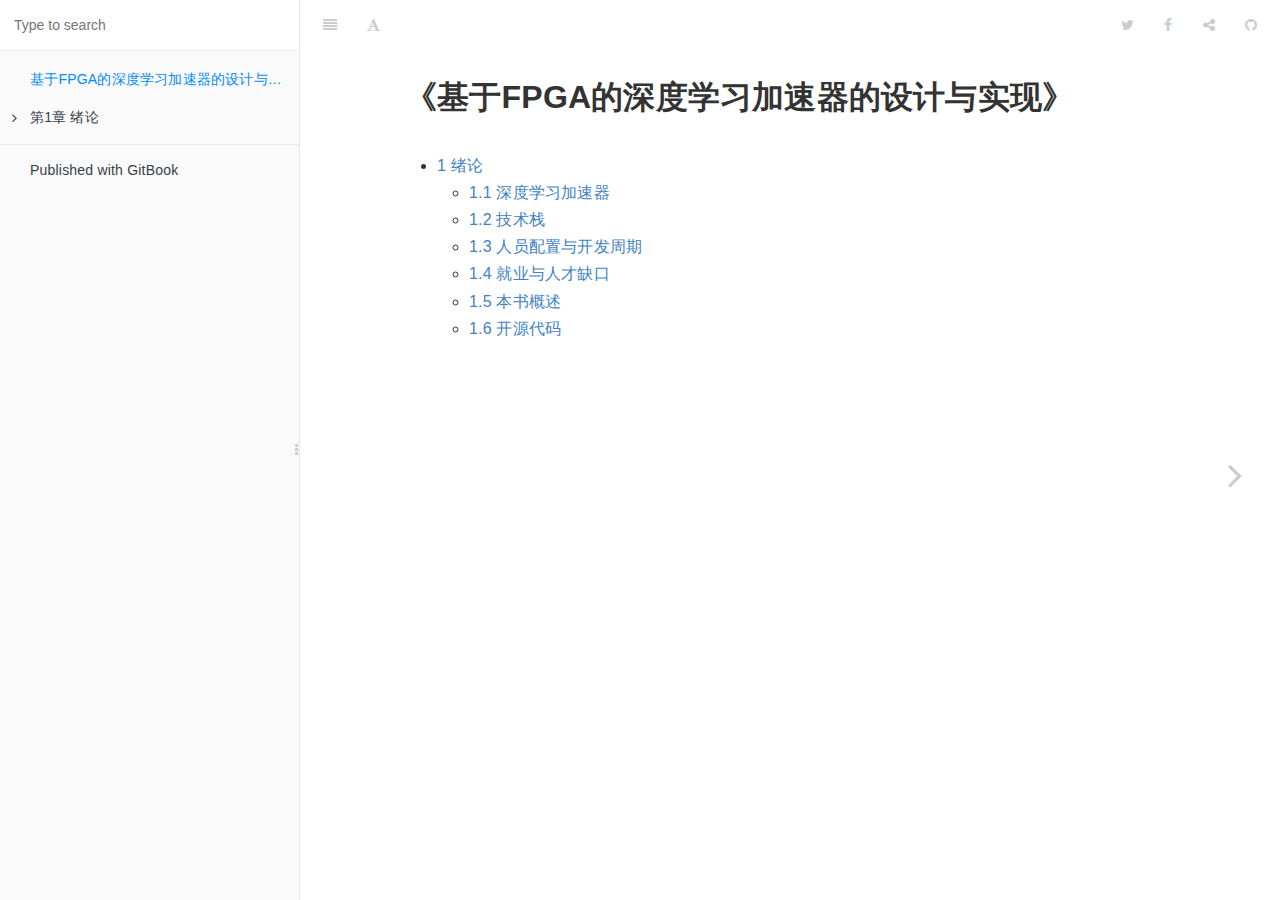
<file: index.html>
<!DOCTYPE HTML>
<html lang="" >
    <head>
        <title>基于FPGA的深度学习加速器的设计与实现 · GitBook</title>
        <meta charset="UTF-8">
        <meta http-equiv="X-UA-Compatible" content="IE=edge" />
        <meta content="text/html; charset=utf-8" http-equiv="Content-Type">
        <meta name="description" content="">
        <meta name="generator" content="GitBook 3.0.0">
        
        
        
    
    <link rel="stylesheet" href="gitbook/style.css">

    
            
                
                <link rel="stylesheet" href="gitbook/gitbook-plugin-lightbox/css/lightbox.min.css">
                
            
                
                <link rel="stylesheet" href="gitbook/gitbook-plugin-chapter-fold/chapter-fold.css">
                
            
                
                <link rel="stylesheet" href="gitbook/gitbook-plugin-splitter/splitter.css">
                
            
                
                <link rel="stylesheet" href="gitbook/gitbook-plugin-highlight/website.css">
                
            
                
                <link rel="stylesheet" href="gitbook/gitbook-plugin-search/search.css">
                
            
                
                <link rel="stylesheet" href="gitbook/gitbook-plugin-fontsettings/website.css">
                
            
        

    

    
        
        <link rel="stylesheet" href="styles/website.css">
        
    
        
    
        
    
        
    
        
    

        
    
    
    <meta name="HandheldFriendly" content="true"/>
    <meta name="viewport" content="width=device-width, initial-scale=1, user-scalable=no">
    <meta name="apple-mobile-web-app-capable" content="yes">
    <meta name="apple-mobile-web-app-status-bar-style" content="black">
    <link rel="apple-touch-icon-precomposed" sizes="152x152" href="gitbook/images/apple-touch-icon-precomposed-152.png">
    <link rel="shortcut icon" href="gitbook/images/favicon.ico" type="image/x-icon">

    
    <link rel="next" href="part1/main.html" />
    
    

    </head>
    <body>
        
<div class="book">
    <div class="book-summary">
        
            
<div id="book-search-input" role="search">
    <input type="text" placeholder="Type to search" />
</div>

            
                <nav role="navigation">
                


<ul class="summary">
    
    

    

    
        
        
    
        <li class="chapter active" data-level="1.1" data-path="./">
            
                <a href="./">
            
                    
                    基于FPGA的深度学习加速器的设计与实现
            
                </a>
            

            
        </li>
    
        <li class="chapter " data-level="1.2" data-path="part1/main.html">
            
                <a href="part1/main.html">
            
                    
                    第1章 绪论
            
                </a>
            

            
            <ul class="articles">
                
    
        <li class="chapter " data-level="1.2.1" data-path="part1/one.html">
            
                <a href="part1/one.html">
            
                    
                    1.1    深度学习加速器
            
                </a>
            

            
        </li>
    
        <li class="chapter " data-level="1.2.2" data-path="part1/two.html">
            
                <a href="part1/two.html">
            
                    
                    1.2 技术栈
            
                </a>
            

            
        </li>
    
        <li class="chapter " data-level="1.2.3" data-path="part1/three.html">
            
                <a href="part1/three.html">
            
                    
                    1.3 人员配置与开发周期
            
                </a>
            

            
        </li>
    
        <li class="chapter " data-level="1.2.4" data-path="part1/four.html">
            
                <a href="part1/four.html">
            
                    
                    1.4 就业与人才缺口
            
                </a>
            

            
        </li>
    
        <li class="chapter " data-level="1.2.5" data-path="part1/five.html">
            
                <a href="part1/five.html">
            
                    
                    1.5 本书概述
            
                </a>
            

            
        </li>
    
        <li class="chapter " data-level="1.2.6" data-path="part1/six.html">
            
                <a href="part1/six.html">
            
                    
                    1.6 开源代码
            
                </a>
            

            
        </li>
    

            </ul>
            
        </li>
    

    

    <li class="divider"></li>

    <li>
        <a href="https://www.gitbook.com" target="blank" class="gitbook-link">
            Published with GitBook
        </a>
    </li>
</ul>


                </nav>
            
        
    </div>

    <div class="book-body">
        
            <div class="body-inner">
                
                    

<div class="book-header" role="navigation">
    

    <!-- Title -->
    <h1>
        <i class="fa fa-circle-o-notch fa-spin"></i>
        <a href="." >基于FPGA的深度学习加速器的设计与实现</a>
    </h1>
</div>




                    <div class="page-wrapper" tabindex="-1" role="main">
                        <div class="page-inner">
                            
<div id="book-search-results">
    <div class="search-noresults">
    
                                <section class="normal markdown-section">
                                
                                <h1 id="&#x300A;&#x57FA;&#x4E8E;fpga&#x7684;&#x6DF1;&#x5EA6;&#x5B66;&#x4E60;&#x52A0;&#x901F;&#x5668;&#x7684;&#x8BBE;&#x8BA1;&#x4E0E;&#x5B9E;&#x73B0;&#x300B;">&#x300A;&#x57FA;&#x4E8E;FPGA&#x7684;&#x6DF1;&#x5EA6;&#x5B66;&#x4E60;&#x52A0;&#x901F;&#x5668;&#x7684;&#x8BBE;&#x8BA1;&#x4E0E;&#x5B9E;&#x73B0;&#x300B;</h1>
<ul>
<li><a href="part1/main.html">1 &#x7EEA;&#x8BBA;</a><ul>
<li><a href="part1/one.html">1.1    &#x6DF1;&#x5EA6;&#x5B66;&#x4E60;&#x52A0;&#x901F;&#x5668;</a></li>
<li><a href="part1/two.html">1.2 &#x6280;&#x672F;&#x6808;</a></li>
<li><a href="part1/three.html">1.3 &#x4EBA;&#x5458;&#x914D;&#x7F6E;&#x4E0E;&#x5F00;&#x53D1;&#x5468;&#x671F;</a></li>
<li><a href="part1/four.html">1.4 &#x5C31;&#x4E1A;&#x4E0E;&#x4EBA;&#x624D;&#x7F3A;&#x53E3;</a></li>
<li><a href="part1/five.html">1.5 &#x672C;&#x4E66;&#x6982;&#x8FF0;</a></li>
<li><a href="part1/six.html">1.6 &#x5F00;&#x6E90;&#x4EE3;&#x7801;</a></li>
</ul>
</li>
</ul>

                                
                                </section>
                            
    </div>
    <div class="search-results">
        <div class="has-results">
            
            <h1 class="search-results-title"><span class='search-results-count'></span> results matching "<span class='search-query'></span>"</h1>
            <ul class="search-results-list"></ul>
            
        </div>
        <div class="no-results">
            
            <h1 class="search-results-title">No results matching "<span class='search-query'></span>"</h1>
            
        </div>
    </div>
</div>

                        </div>
                    </div>
                
            </div>

            
                
                
                <a href="part1/main.html" class="navigation navigation-next navigation-unique" aria-label="Next page: 第1章 绪论">
                    <i class="fa fa-angle-right"></i>
                </a>
                
            
        
    </div>

    <script>
        var gitbook = gitbook || [];
        gitbook.push(function() {
            gitbook.page.hasChanged({"page":{"title":"基于FPGA的深度学习加速器的设计与实现","level":"1.1","depth":1,"next":{"title":"第1章 绪论","level":"1.2","depth":1,"path":"part1/main.md","ref":"part1/main.md","articles":[{"title":"1.1    深度学习加速器","level":"1.2.1","depth":2,"path":"part1/one.md","ref":"part1/one.md","articles":[]},{"title":"1.2 技术栈","level":"1.2.2","depth":2,"path":"part1/two.md","ref":"part1/two.md","articles":[]},{"title":"1.3 人员配置与开发周期","level":"1.2.3","depth":2,"path":"part1/three.md","ref":"part1/three.md","articles":[]},{"title":"1.4 就业与人才缺口","level":"1.2.4","depth":2,"path":"part1/four.md","ref":"part1/four.md","articles":[]},{"title":"1.5 本书概述","level":"1.2.5","depth":2,"path":"part1/five.md","ref":"part1/five.md","articles":[]},{"title":"1.6 开源代码","level":"1.2.6","depth":2,"path":"part1/six.md","ref":"part1/six.md","articles":[]}]},"dir":"ltr"},"config":{"gitbook":"*","theme":"default","variables":{},"plugins":["lightbox","chapter-fold","github","splitter"],"pluginsConfig":{"chapter-fold":{},"github":{"url":"https://lh201430.github.io/FPGABook/"},"splitter":{},"search":{},"lunr":{"maxIndexSize":1000000},"fontsettings":{"theme":"white","family":"sans","size":2},"highlight":{},"lightbox":{"jquery":true,"sameUuid":false},"sharing":{"facebook":true,"twitter":true,"google":false,"weibo":false,"instapaper":false,"vk":false,"all":["facebook","google","twitter","weibo","instapaper"]},"theme-default":{"styles":{"website":"styles/website.css","pdf":"styles/pdf.css","epub":"styles/epub.css","mobi":"styles/mobi.css","ebook":"styles/ebook.css","print":"styles/print.css"},"showLevel":false}},"structure":{"langs":"LANGS.md","readme":"README.md","glossary":"GLOSSARY.md","summary":"SUMMARY.md"},"pdf":{"pageNumbers":true,"fontSize":12,"fontFamily":"Arial","paperSize":"a4","chapterMark":"pagebreak","pageBreaksBefore":"/","margin":{"right":62,"left":62,"top":56,"bottom":56}},"styles":{"website":"styles/website.css","ebook":"styles/ebook.css","pdf":"styles/pdf.css","mobi":"styles/mobi.css","epub":"styles/epub.css"}},"file":{"path":"README.md","mtime":"2022-04-12T14:13:08.878Z","type":"markdown"},"gitbook":{"version":"3.0.0","time":"2022-04-12T16:19:34.034Z"},"basePath":".","book":{"language":""}});
        });
    </script>
</div>

        
    <script src="gitbook/gitbook.js"></script>
    <script src="gitbook/theme.js"></script>
    
        
        <script src="gitbook/gitbook-plugin-lightbox/js/lightbox.min.js"></script>
        
    
        
        <script src="gitbook/gitbook-plugin-chapter-fold/chapter-fold.js"></script>
        
    
        
        <script src="gitbook/gitbook-plugin-github/plugin.js"></script>
        
    
        
        <script src="gitbook/gitbook-plugin-splitter/splitter.js"></script>
        
    
        
        <script src="gitbook/gitbook-plugin-search/search-engine.js"></script>
        
    
        
        <script src="gitbook/gitbook-plugin-search/search.js"></script>
        
    
        
        <script src="gitbook/gitbook-plugin-lunr/lunr.min.js"></script>
        
    
        
        <script src="gitbook/gitbook-plugin-lunr/search-lunr.js"></script>
        
    
        
        <script src="gitbook/gitbook-plugin-sharing/buttons.js"></script>
        
    
        
        <script src="gitbook/gitbook-plugin-fontsettings/buttons.js"></script>
        
    

    </body>
</html>
</file>
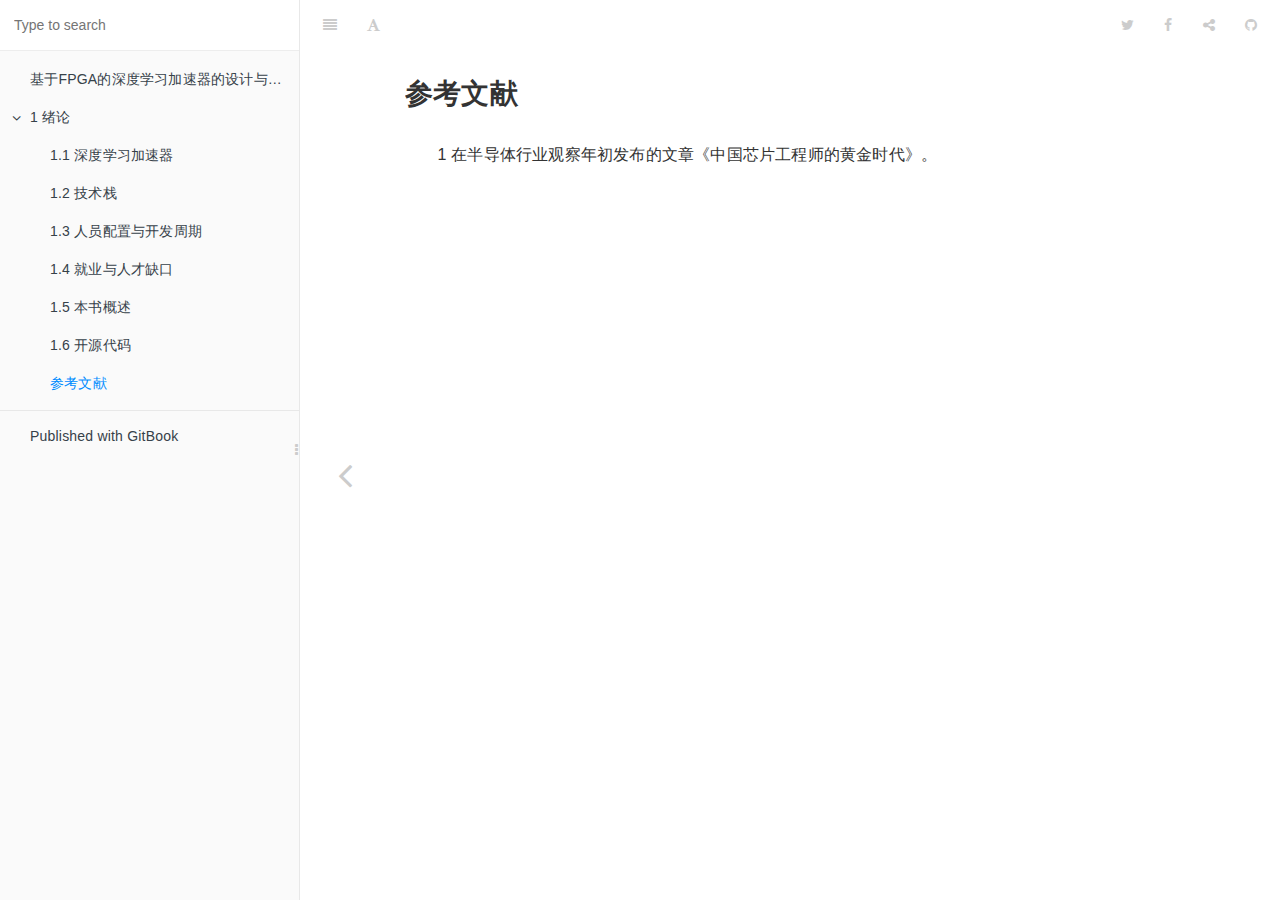
<file: part1/end.html>
<!DOCTYPE HTML>
<html lang="" >
    <head>
        <title>参考文献 · GitBook</title>
        <meta charset="UTF-8">
        <meta http-equiv="X-UA-Compatible" content="IE=edge" />
        <meta content="text/html; charset=utf-8" http-equiv="Content-Type">
        <meta name="description" content="">
        <meta name="generator" content="GitBook 3.0.0">
        
        
        
    
    <link rel="stylesheet" href="../gitbook/style.css">

    
            
                
                <link rel="stylesheet" href="../gitbook/gitbook-plugin-lightbox/css/lightbox.min.css">
                
            
                
                <link rel="stylesheet" href="../gitbook/gitbook-plugin-chapter-fold/chapter-fold.css">
                
            
                
                <link rel="stylesheet" href="../gitbook/gitbook-plugin-splitter/splitter.css">
                
            
                
                <link rel="stylesheet" href="../gitbook/gitbook-plugin-highlight/website.css">
                
            
                
                <link rel="stylesheet" href="../gitbook/gitbook-plugin-search/search.css">
                
            
                
                <link rel="stylesheet" href="../gitbook/gitbook-plugin-fontsettings/website.css">
                
            
        

    

    
        
        <link rel="stylesheet" href="../styles/website.css">
        
    
        
    
        
    
        
    
        
    

        
    
    
    <meta name="HandheldFriendly" content="true"/>
    <meta name="viewport" content="width=device-width, initial-scale=1, user-scalable=no">
    <meta name="apple-mobile-web-app-capable" content="yes">
    <meta name="apple-mobile-web-app-status-bar-style" content="black">
    <link rel="apple-touch-icon-precomposed" sizes="152x152" href="../gitbook/images/apple-touch-icon-precomposed-152.png">
    <link rel="shortcut icon" href="../gitbook/images/favicon.ico" type="image/x-icon">

    
    
    <link rel="prev" href="six.html" />
    

    </head>
    <body>
        
<div class="book">
    <div class="book-summary">
        
            
<div id="book-search-input" role="search">
    <input type="text" placeholder="Type to search" />
</div>

            
                <nav role="navigation">
                


<ul class="summary">
    
    

    

    
        
        
    
        <li class="chapter " data-level="1.1" data-path="../">
            
                <a href="../">
            
                    
                    基于FPGA的深度学习加速器的设计与实现
            
                </a>
            

            
        </li>
    
        <li class="chapter " data-level="1.2" data-path="main.html">
            
                <a href="main.html">
            
                    
                    1 绪论
            
                </a>
            

            
            <ul class="articles">
                
    
        <li class="chapter " data-level="1.2.1" data-path="one.html">
            
                <a href="one.html">
            
                    
                    1.1    深度学习加速器
            
                </a>
            

            
        </li>
    
        <li class="chapter " data-level="1.2.2" data-path="two.html">
            
                <a href="two.html">
            
                    
                    1.2 技术栈
            
                </a>
            

            
        </li>
    
        <li class="chapter " data-level="1.2.3" data-path="three.html">
            
                <a href="three.html">
            
                    
                    1.3 人员配置与开发周期
            
                </a>
            

            
        </li>
    
        <li class="chapter " data-level="1.2.4" data-path="four.html">
            
                <a href="four.html">
            
                    
                    1.4 就业与人才缺口
            
                </a>
            

            
        </li>
    
        <li class="chapter " data-level="1.2.5" data-path="five.html">
            
                <a href="five.html">
            
                    
                    1.5 本书概述
            
                </a>
            

            
        </li>
    
        <li class="chapter " data-level="1.2.6" data-path="six.html">
            
                <a href="six.html">
            
                    
                    1.6 开源代码
            
                </a>
            

            
        </li>
    
        <li class="chapter active" data-level="1.2.7" data-path="end.html">
            
                <a href="end.html">
            
                    
                    参考文献
            
                </a>
            

            
        </li>
    

            </ul>
            
        </li>
    

    

    <li class="divider"></li>

    <li>
        <a href="https://www.gitbook.com" target="blank" class="gitbook-link">
            Published with GitBook
        </a>
    </li>
</ul>


                </nav>
            
        
    </div>

    <div class="book-body">
        
            <div class="body-inner">
                
                    

<div class="book-header" role="navigation">
    

    <!-- Title -->
    <h1>
        <i class="fa fa-circle-o-notch fa-spin"></i>
        <a href=".." >参考文献</a>
    </h1>
</div>




                    <div class="page-wrapper" tabindex="-1" role="main">
                        <div class="page-inner">
                            
<div id="book-search-results">
    <div class="search-noresults">
    
                                <section class="normal markdown-section">
                                
                                <h2 id="&#x53C2;&#x8003;&#x6587;&#x732E;">&#x53C2;&#x8003;&#x6587;&#x732E;</h2>
<p>&#x2003;&#x2003;1 &#x5728;&#x534A;&#x5BFC;&#x4F53;&#x884C;&#x4E1A;&#x89C2;&#x5BDF;&#x5E74;&#x521D;&#x53D1;&#x5E03;&#x7684;&#x6587;&#x7AE0;&#x300A;&#x4E2D;&#x56FD;&#x82AF;&#x7247;&#x5DE5;&#x7A0B;&#x5E08;&#x7684;&#x9EC4;&#x91D1;&#x65F6;&#x4EE3;&#x300B;&#x3002;</p>

                                
                                </section>
                            
    </div>
    <div class="search-results">
        <div class="has-results">
            
            <h1 class="search-results-title"><span class='search-results-count'></span> results matching "<span class='search-query'></span>"</h1>
            <ul class="search-results-list"></ul>
            
        </div>
        <div class="no-results">
            
            <h1 class="search-results-title">No results matching "<span class='search-query'></span>"</h1>
            
        </div>
    </div>
</div>

                        </div>
                    </div>
                
            </div>

            
                
                <a href="six.html" class="navigation navigation-prev navigation-unique" aria-label="Previous page: 1.6 开源代码">
                    <i class="fa fa-angle-left"></i>
                </a>
                
                
            
        
    </div>

    <script>
        var gitbook = gitbook || [];
        gitbook.push(function() {
            gitbook.page.hasChanged({"page":{"title":"参考文献","level":"1.2.7","depth":2,"previous":{"title":"1.6 开源代码","level":"1.2.6","depth":2,"path":"part1/six.md","ref":"part1/six.md","articles":[]},"dir":"ltr"},"config":{"gitbook":"*","theme":"default","variables":{},"plugins":["lightbox","chapter-fold","github","splitter"],"pluginsConfig":{"chapter-fold":{},"github":{"url":"https://lh201430.github.io/FPGABook/"},"splitter":{},"search":{},"lunr":{"maxIndexSize":1000000},"fontsettings":{"theme":"white","family":"sans","size":2},"highlight":{},"lightbox":{"jquery":true,"sameUuid":false},"sharing":{"facebook":true,"twitter":true,"google":false,"weibo":false,"instapaper":false,"vk":false,"all":["facebook","google","twitter","weibo","instapaper"]},"theme-default":{"styles":{"website":"styles/website.css","pdf":"styles/pdf.css","epub":"styles/epub.css","mobi":"styles/mobi.css","ebook":"styles/ebook.css","print":"styles/print.css"},"showLevel":false}},"structure":{"langs":"LANGS.md","readme":"README.md","glossary":"GLOSSARY.md","summary":"SUMMARY.md"},"pdf":{"pageNumbers":true,"fontSize":12,"fontFamily":"Arial","paperSize":"a4","chapterMark":"pagebreak","pageBreaksBefore":"/","margin":{"right":62,"left":62,"top":56,"bottom":56}},"styles":{"website":"styles/website.css","ebook":"styles/ebook.css","pdf":"styles/pdf.css","mobi":"styles/mobi.css","epub":"styles/epub.css"}},"file":{"path":"part1/end.md","mtime":"2022-04-06T03:17:16.543Z","type":"markdown"},"gitbook":{"version":"3.0.0","time":"2022-04-06T03:18:19.623Z"},"basePath":"..","book":{"language":""}});
        });
    </script>
</div>

        
    <script src="../gitbook/gitbook.js"></script>
    <script src="../gitbook/theme.js"></script>
    
        
        <script src="../gitbook/gitbook-plugin-lightbox/js/lightbox.min.js"></script>
        
    
        
        <script src="../gitbook/gitbook-plugin-chapter-fold/chapter-fold.js"></script>
        
    
        
        <script src="../gitbook/gitbook-plugin-github/plugin.js"></script>
        
    
        
        <script src="../gitbook/gitbook-plugin-splitter/splitter.js"></script>
        
    
        
        <script src="../gitbook/gitbook-plugin-search/search-engine.js"></script>
        
    
        
        <script src="../gitbook/gitbook-plugin-search/search.js"></script>
        
    
        
        <script src="../gitbook/gitbook-plugin-lunr/lunr.min.js"></script>
        
    
        
        <script src="../gitbook/gitbook-plugin-lunr/search-lunr.js"></script>
        
    
        
        <script src="../gitbook/gitbook-plugin-sharing/buttons.js"></script>
        
    
        
        <script src="../gitbook/gitbook-plugin-fontsettings/buttons.js"></script>
        
    

    </body>
</html>
</file>
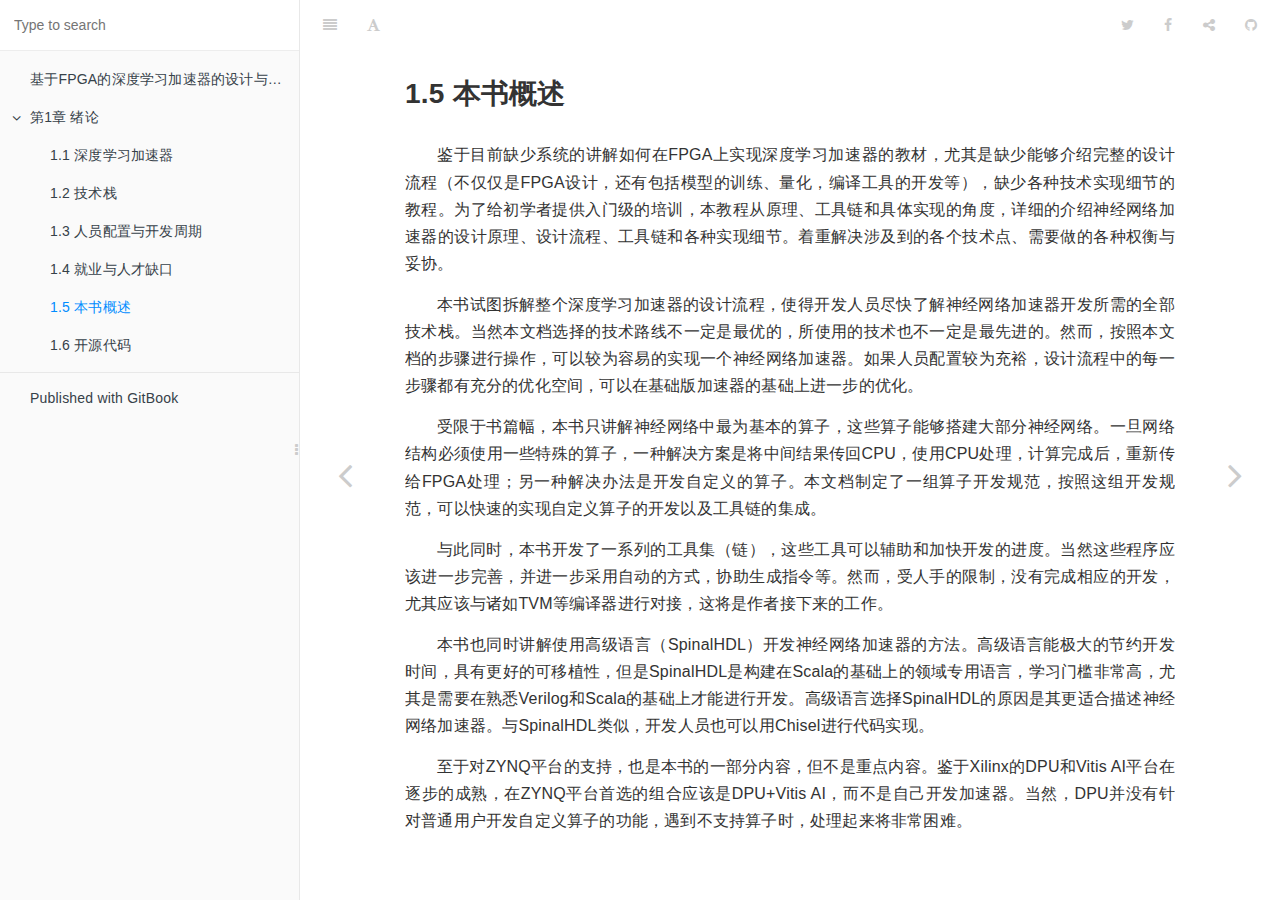
<file: part1/five.html>
<!DOCTYPE HTML>
<html lang="" >
    <head>
        <title>1.5 本书概述 · GitBook</title>
        <meta charset="UTF-8">
        <meta http-equiv="X-UA-Compatible" content="IE=edge" />
        <meta content="text/html; charset=utf-8" http-equiv="Content-Type">
        <meta name="description" content="">
        <meta name="generator" content="GitBook 3.0.0">
        
        
        
    
    <link rel="stylesheet" href="../gitbook/style.css">

    
            
                
                <link rel="stylesheet" href="../gitbook/gitbook-plugin-lightbox/css/lightbox.min.css">
                
            
                
                <link rel="stylesheet" href="../gitbook/gitbook-plugin-chapter-fold/chapter-fold.css">
                
            
                
                <link rel="stylesheet" href="../gitbook/gitbook-plugin-splitter/splitter.css">
                
            
                
                <link rel="stylesheet" href="../gitbook/gitbook-plugin-highlight/website.css">
                
            
                
                <link rel="stylesheet" href="../gitbook/gitbook-plugin-search/search.css">
                
            
                
                <link rel="stylesheet" href="../gitbook/gitbook-plugin-fontsettings/website.css">
                
            
        

    

    
        
        <link rel="stylesheet" href="../styles/website.css">
        
    
        
    
        
    
        
    
        
    

        
    
    
    <meta name="HandheldFriendly" content="true"/>
    <meta name="viewport" content="width=device-width, initial-scale=1, user-scalable=no">
    <meta name="apple-mobile-web-app-capable" content="yes">
    <meta name="apple-mobile-web-app-status-bar-style" content="black">
    <link rel="apple-touch-icon-precomposed" sizes="152x152" href="../gitbook/images/apple-touch-icon-precomposed-152.png">
    <link rel="shortcut icon" href="../gitbook/images/favicon.ico" type="image/x-icon">

    
    <link rel="next" href="six.html" />
    
    
    <link rel="prev" href="four.html" />
    

    </head>
    <body>
        
<div class="book">
    <div class="book-summary">
        
            
<div id="book-search-input" role="search">
    <input type="text" placeholder="Type to search" />
</div>

            
                <nav role="navigation">
                


<ul class="summary">
    
    

    

    
        
        
    
        <li class="chapter " data-level="1.1" data-path="../">
            
                <a href="../">
            
                    
                    基于FPGA的深度学习加速器的设计与实现
            
                </a>
            

            
        </li>
    
        <li class="chapter " data-level="1.2" data-path="main.html">
            
                <a href="main.html">
            
                    
                    第1章 绪论
            
                </a>
            

            
            <ul class="articles">
                
    
        <li class="chapter " data-level="1.2.1" data-path="one.html">
            
                <a href="one.html">
            
                    
                    1.1    深度学习加速器
            
                </a>
            

            
        </li>
    
        <li class="chapter " data-level="1.2.2" data-path="two.html">
            
                <a href="two.html">
            
                    
                    1.2 技术栈
            
                </a>
            

            
        </li>
    
        <li class="chapter " data-level="1.2.3" data-path="three.html">
            
                <a href="three.html">
            
                    
                    1.3 人员配置与开发周期
            
                </a>
            

            
        </li>
    
        <li class="chapter " data-level="1.2.4" data-path="four.html">
            
                <a href="four.html">
            
                    
                    1.4 就业与人才缺口
            
                </a>
            

            
        </li>
    
        <li class="chapter active" data-level="1.2.5" data-path="five.html">
            
                <a href="five.html">
            
                    
                    1.5 本书概述
            
                </a>
            

            
        </li>
    
        <li class="chapter " data-level="1.2.6" data-path="six.html">
            
                <a href="six.html">
            
                    
                    1.6 开源代码
            
                </a>
            

            
        </li>
    

            </ul>
            
        </li>
    

    

    <li class="divider"></li>

    <li>
        <a href="https://www.gitbook.com" target="blank" class="gitbook-link">
            Published with GitBook
        </a>
    </li>
</ul>


                </nav>
            
        
    </div>

    <div class="book-body">
        
            <div class="body-inner">
                
                    

<div class="book-header" role="navigation">
    

    <!-- Title -->
    <h1>
        <i class="fa fa-circle-o-notch fa-spin"></i>
        <a href=".." >1.5 本书概述</a>
    </h1>
</div>




                    <div class="page-wrapper" tabindex="-1" role="main">
                        <div class="page-inner">
                            
<div id="book-search-results">
    <div class="search-noresults">
    
                                <section class="normal markdown-section">
                                
                                <h2 id="15-&#x672C;&#x4E66;&#x6982;&#x8FF0;">1.5 &#x672C;&#x4E66;&#x6982;&#x8FF0;</h2>
<p class="content">&#x9274;&#x4E8E;&#x76EE;&#x524D;&#x7F3A;&#x5C11;&#x7CFB;&#x7EDF;&#x7684;&#x8BB2;&#x89E3;&#x5982;&#x4F55;&#x5728;FPGA&#x4E0A;&#x5B9E;&#x73B0;&#x6DF1;&#x5EA6;&#x5B66;&#x4E60;&#x52A0;&#x901F;&#x5668;&#x7684;&#x6559;&#x6750;&#xFF0C;&#x5C24;&#x5176;&#x662F;&#x7F3A;&#x5C11;&#x80FD;&#x591F;&#x4ECB;&#x7ECD;&#x5B8C;&#x6574;&#x7684;&#x8BBE;&#x8BA1;&#x6D41;&#x7A0B;&#xFF08;&#x4E0D;&#x4EC5;&#x4EC5;&#x662F;FPGA&#x8BBE;&#x8BA1;&#xFF0C;&#x8FD8;&#x6709;&#x5305;&#x62EC;&#x6A21;&#x578B;&#x7684;&#x8BAD;&#x7EC3;&#x3001;&#x91CF;&#x5316;&#xFF0C;&#x7F16;&#x8BD1;&#x5DE5;&#x5177;&#x7684;&#x5F00;&#x53D1;&#x7B49;&#xFF09;&#xFF0C;&#x7F3A;&#x5C11;&#x5404;&#x79CD;&#x6280;&#x672F;&#x5B9E;&#x73B0;&#x7EC6;&#x8282;&#x7684;&#x6559;&#x7A0B;&#x3002;&#x4E3A;&#x4E86;&#x7ED9;&#x521D;&#x5B66;&#x8005;&#x63D0;&#x4F9B;&#x5165;&#x95E8;&#x7EA7;&#x7684;&#x57F9;&#x8BAD;&#xFF0C;&#x672C;&#x6559;&#x7A0B;&#x4ECE;&#x539F;&#x7406;&#x3001;&#x5DE5;&#x5177;&#x94FE;&#x548C;&#x5177;&#x4F53;&#x5B9E;&#x73B0;&#x7684;&#x89D2;&#x5EA6;&#xFF0C;&#x8BE6;&#x7EC6;&#x7684;&#x4ECB;&#x7ECD;&#x795E;&#x7ECF;&#x7F51;&#x7EDC;&#x52A0;&#x901F;&#x5668;&#x7684;&#x8BBE;&#x8BA1;&#x539F;&#x7406;&#x3001;&#x8BBE;&#x8BA1;&#x6D41;&#x7A0B;&#x3001;&#x5DE5;&#x5177;&#x94FE;&#x548C;&#x5404;&#x79CD;&#x5B9E;&#x73B0;&#x7EC6;&#x8282;&#x3002;&#x7740;&#x91CD;&#x89E3;&#x51B3;&#x6D89;&#x53CA;&#x5230;&#x7684;&#x5404;&#x4E2A;&#x6280;&#x672F;&#x70B9;&#x3001;&#x9700;&#x8981;&#x505A;&#x7684;&#x5404;&#x79CD;&#x6743;&#x8861;&#x4E0E;&#x59A5;&#x534F;&#x3002;</p>

<p class="content">&#x672C;&#x4E66;&#x8BD5;&#x56FE;&#x62C6;&#x89E3;&#x6574;&#x4E2A;&#x6DF1;&#x5EA6;&#x5B66;&#x4E60;&#x52A0;&#x901F;&#x5668;&#x7684;&#x8BBE;&#x8BA1;&#x6D41;&#x7A0B;&#xFF0C;&#x4F7F;&#x5F97;&#x5F00;&#x53D1;&#x4EBA;&#x5458;&#x5C3D;&#x5FEB;&#x4E86;&#x89E3;&#x795E;&#x7ECF;&#x7F51;&#x7EDC;&#x52A0;&#x901F;&#x5668;&#x5F00;&#x53D1;&#x6240;&#x9700;&#x7684;&#x5168;&#x90E8;&#x6280;&#x672F;&#x6808;&#x3002;&#x5F53;&#x7136;&#x672C;&#x6587;&#x6863;&#x9009;&#x62E9;&#x7684;&#x6280;&#x672F;&#x8DEF;&#x7EBF;&#x4E0D;&#x4E00;&#x5B9A;&#x662F;&#x6700;&#x4F18;&#x7684;&#xFF0C;&#x6240;&#x4F7F;&#x7528;&#x7684;&#x6280;&#x672F;&#x4E5F;&#x4E0D;&#x4E00;&#x5B9A;&#x662F;&#x6700;&#x5148;&#x8FDB;&#x7684;&#x3002;&#x7136;&#x800C;&#xFF0C;&#x6309;&#x7167;&#x672C;&#x6587;&#x6863;&#x7684;&#x6B65;&#x9AA4;&#x8FDB;&#x884C;&#x64CD;&#x4F5C;&#xFF0C;&#x53EF;&#x4EE5;&#x8F83;&#x4E3A;&#x5BB9;&#x6613;&#x7684;&#x5B9E;&#x73B0;&#x4E00;&#x4E2A;&#x795E;&#x7ECF;&#x7F51;&#x7EDC;&#x52A0;&#x901F;&#x5668;&#x3002;&#x5982;&#x679C;&#x4EBA;&#x5458;&#x914D;&#x7F6E;&#x8F83;&#x4E3A;&#x5145;&#x88D5;&#xFF0C;&#x8BBE;&#x8BA1;&#x6D41;&#x7A0B;&#x4E2D;&#x7684;&#x6BCF;&#x4E00;&#x6B65;&#x9AA4;&#x90FD;&#x6709;&#x5145;&#x5206;&#x7684;&#x4F18;&#x5316;&#x7A7A;&#x95F4;&#xFF0C;&#x53EF;&#x4EE5;&#x5728;&#x57FA;&#x7840;&#x7248;&#x52A0;&#x901F;&#x5668;&#x7684;&#x57FA;&#x7840;&#x4E0A;&#x8FDB;&#x4E00;&#x6B65;&#x7684;&#x4F18;&#x5316;&#x3002;</p>

<p class="content">&#x53D7;&#x9650;&#x4E8E;&#x4E66;&#x7BC7;&#x5E45;&#xFF0C;&#x672C;&#x4E66;&#x53EA;&#x8BB2;&#x89E3;&#x795E;&#x7ECF;&#x7F51;&#x7EDC;&#x4E2D;&#x6700;&#x4E3A;&#x57FA;&#x672C;&#x7684;&#x7B97;&#x5B50;&#xFF0C;&#x8FD9;&#x4E9B;&#x7B97;&#x5B50;&#x80FD;&#x591F;&#x642D;&#x5EFA;&#x5927;&#x90E8;&#x5206;&#x795E;&#x7ECF;&#x7F51;&#x7EDC;&#x3002;&#x4E00;&#x65E6;&#x7F51;&#x7EDC;&#x7ED3;&#x6784;&#x5FC5;&#x987B;&#x4F7F;&#x7528;&#x4E00;&#x4E9B;&#x7279;&#x6B8A;&#x7684;&#x7B97;&#x5B50;&#xFF0C;&#x4E00;&#x79CD;&#x89E3;&#x51B3;&#x65B9;&#x6848;&#x662F;&#x5C06;&#x4E2D;&#x95F4;&#x7ED3;&#x679C;&#x4F20;&#x56DE;CPU&#xFF0C;&#x4F7F;&#x7528;CPU&#x5904;&#x7406;&#xFF0C;&#x8BA1;&#x7B97;&#x5B8C;&#x6210;&#x540E;&#xFF0C;&#x91CD;&#x65B0;&#x4F20;&#x7ED9;FPGA&#x5904;&#x7406;&#xFF1B;&#x53E6;&#x4E00;&#x79CD;&#x89E3;&#x51B3;&#x529E;&#x6CD5;&#x662F;&#x5F00;&#x53D1;&#x81EA;&#x5B9A;&#x4E49;&#x7684;&#x7B97;&#x5B50;&#x3002;&#x672C;&#x6587;&#x6863;&#x5236;&#x5B9A;&#x4E86;&#x4E00;&#x7EC4;&#x7B97;&#x5B50;&#x5F00;&#x53D1;&#x89C4;&#x8303;&#xFF0C;&#x6309;&#x7167;&#x8FD9;&#x7EC4;&#x5F00;&#x53D1;&#x89C4;&#x8303;&#xFF0C;&#x53EF;&#x4EE5;&#x5FEB;&#x901F;&#x7684;&#x5B9E;&#x73B0;&#x81EA;&#x5B9A;&#x4E49;&#x7B97;&#x5B50;&#x7684;&#x5F00;&#x53D1;&#x4EE5;&#x53CA;&#x5DE5;&#x5177;&#x94FE;&#x7684;&#x96C6;&#x6210;&#x3002;</p>

<p class="content">&#x4E0E;&#x6B64;&#x540C;&#x65F6;&#xFF0C;&#x672C;&#x4E66;&#x5F00;&#x53D1;&#x4E86;&#x4E00;&#x7CFB;&#x5217;&#x7684;&#x5DE5;&#x5177;&#x96C6;&#xFF08;&#x94FE;&#xFF09;&#xFF0C;&#x8FD9;&#x4E9B;&#x5DE5;&#x5177;&#x53EF;&#x4EE5;&#x8F85;&#x52A9;&#x548C;&#x52A0;&#x5FEB;&#x5F00;&#x53D1;&#x7684;&#x8FDB;&#x5EA6;&#x3002;&#x5F53;&#x7136;&#x8FD9;&#x4E9B;&#x7A0B;&#x5E8F;&#x5E94;&#x8BE5;&#x8FDB;&#x4E00;&#x6B65;&#x5B8C;&#x5584;&#xFF0C;&#x5E76;&#x8FDB;&#x4E00;&#x6B65;&#x91C7;&#x7528;&#x81EA;&#x52A8;&#x7684;&#x65B9;&#x5F0F;&#xFF0C;&#x534F;&#x52A9;&#x751F;&#x6210;&#x6307;&#x4EE4;&#x7B49;&#x3002;&#x7136;&#x800C;&#xFF0C;&#x53D7;&#x4EBA;&#x624B;&#x7684;&#x9650;&#x5236;&#xFF0C;&#x6CA1;&#x6709;&#x5B8C;&#x6210;&#x76F8;&#x5E94;&#x7684;&#x5F00;&#x53D1;&#xFF0C;&#x5C24;&#x5176;&#x5E94;&#x8BE5;&#x4E0E;&#x8BF8;&#x5982;TVM&#x7B49;&#x7F16;&#x8BD1;&#x5668;&#x8FDB;&#x884C;&#x5BF9;&#x63A5;&#xFF0C;&#x8FD9;&#x5C06;&#x662F;&#x4F5C;&#x8005;&#x63A5;&#x4E0B;&#x6765;&#x7684;&#x5DE5;&#x4F5C;&#x3002;</p>

<p class="content">&#x672C;&#x4E66;&#x4E5F;&#x540C;&#x65F6;&#x8BB2;&#x89E3;&#x4F7F;&#x7528;&#x9AD8;&#x7EA7;&#x8BED;&#x8A00;&#xFF08;SpinalHDL&#xFF09;&#x5F00;&#x53D1;&#x795E;&#x7ECF;&#x7F51;&#x7EDC;&#x52A0;&#x901F;&#x5668;&#x7684;&#x65B9;&#x6CD5;&#x3002;&#x9AD8;&#x7EA7;&#x8BED;&#x8A00;&#x80FD;&#x6781;&#x5927;&#x7684;&#x8282;&#x7EA6;&#x5F00;&#x53D1;&#x65F6;&#x95F4;&#xFF0C;&#x5177;&#x6709;&#x66F4;&#x597D;&#x7684;&#x53EF;&#x79FB;&#x690D;&#x6027;&#xFF0C;&#x4F46;&#x662F;SpinalHDL&#x662F;&#x6784;&#x5EFA;&#x5728;Scala&#x7684;&#x57FA;&#x7840;&#x4E0A;&#x7684;&#x9886;&#x57DF;&#x4E13;&#x7528;&#x8BED;&#x8A00;&#xFF0C;&#x5B66;&#x4E60;&#x95E8;&#x69DB;&#x975E;&#x5E38;&#x9AD8;&#xFF0C;&#x5C24;&#x5176;&#x662F;&#x9700;&#x8981;&#x5728;&#x719F;&#x6089;Verilog&#x548C;Scala&#x7684;&#x57FA;&#x7840;&#x4E0A;&#x624D;&#x80FD;&#x8FDB;&#x884C;&#x5F00;&#x53D1;&#x3002;&#x9AD8;&#x7EA7;&#x8BED;&#x8A00;&#x9009;&#x62E9;SpinalHDL&#x7684;&#x539F;&#x56E0;&#x662F;&#x5176;&#x66F4;&#x9002;&#x5408;&#x63CF;&#x8FF0;&#x795E;&#x7ECF;&#x7F51;&#x7EDC;&#x52A0;&#x901F;&#x5668;&#x3002;&#x4E0E;SpinalHDL&#x7C7B;&#x4F3C;&#xFF0C;&#x5F00;&#x53D1;&#x4EBA;&#x5458;&#x4E5F;&#x53EF;&#x4EE5;&#x7528;Chisel&#x8FDB;&#x884C;&#x4EE3;&#x7801;&#x5B9E;&#x73B0;&#x3002;</p>

<p class="content">&#x81F3;&#x4E8E;&#x5BF9;ZYNQ&#x5E73;&#x53F0;&#x7684;&#x652F;&#x6301;&#xFF0C;&#x4E5F;&#x662F;&#x672C;&#x4E66;&#x7684;&#x4E00;&#x90E8;&#x5206;&#x5185;&#x5BB9;&#xFF0C;&#x4F46;&#x4E0D;&#x662F;&#x91CD;&#x70B9;&#x5185;&#x5BB9;&#x3002;&#x9274;&#x4E8E;Xilinx&#x7684;DPU&#x548C;Vitis AI&#x5E73;&#x53F0;&#x5728;&#x9010;&#x6B65;&#x7684;&#x6210;&#x719F;&#xFF0C;&#x5728;ZYNQ&#x5E73;&#x53F0;&#x9996;&#x9009;&#x7684;&#x7EC4;&#x5408;&#x5E94;&#x8BE5;&#x662F;DPU+Vitis AI&#xFF0C;&#x800C;&#x4E0D;&#x662F;&#x81EA;&#x5DF1;&#x5F00;&#x53D1;&#x52A0;&#x901F;&#x5668;&#x3002;&#x5F53;&#x7136;&#xFF0C;DPU&#x5E76;&#x6CA1;&#x6709;&#x9488;&#x5BF9;&#x666E;&#x901A;&#x7528;&#x6237;&#x5F00;&#x53D1;&#x81EA;&#x5B9A;&#x4E49;&#x7B97;&#x5B50;&#x7684;&#x529F;&#x80FD;&#xFF0C;&#x9047;&#x5230;&#x4E0D;&#x652F;&#x6301;&#x7B97;&#x5B50;&#x65F6;&#xFF0C;&#x5904;&#x7406;&#x8D77;&#x6765;&#x5C06;&#x975E;&#x5E38;&#x56F0;&#x96BE;&#x3002;</p>

                                
                                </section>
                            
    </div>
    <div class="search-results">
        <div class="has-results">
            
            <h1 class="search-results-title"><span class='search-results-count'></span> results matching "<span class='search-query'></span>"</h1>
            <ul class="search-results-list"></ul>
            
        </div>
        <div class="no-results">
            
            <h1 class="search-results-title">No results matching "<span class='search-query'></span>"</h1>
            
        </div>
    </div>
</div>

                        </div>
                    </div>
                
            </div>

            
                
                <a href="four.html" class="navigation navigation-prev " aria-label="Previous page: 1.4 就业与人才缺口">
                    <i class="fa fa-angle-left"></i>
                </a>
                
                
                <a href="six.html" class="navigation navigation-next " aria-label="Next page: 1.6 开源代码">
                    <i class="fa fa-angle-right"></i>
                </a>
                
            
        
    </div>

    <script>
        var gitbook = gitbook || [];
        gitbook.push(function() {
            gitbook.page.hasChanged({"page":{"title":"1.5 本书概述","level":"1.2.5","depth":2,"next":{"title":"1.6 开源代码","level":"1.2.6","depth":2,"path":"part1/six.md","ref":"part1/six.md","articles":[]},"previous":{"title":"1.4 就业与人才缺口","level":"1.2.4","depth":2,"path":"part1/four.md","ref":"part1/four.md","articles":[]},"dir":"ltr"},"config":{"gitbook":"*","theme":"default","variables":{},"plugins":["lightbox","chapter-fold","github","splitter"],"pluginsConfig":{"chapter-fold":{},"github":{"url":"https://lh201430.github.io/FPGABook/"},"splitter":{},"search":{},"lunr":{"maxIndexSize":1000000},"fontsettings":{"theme":"white","family":"sans","size":2},"highlight":{},"lightbox":{"jquery":true,"sameUuid":false},"sharing":{"facebook":true,"twitter":true,"google":false,"weibo":false,"instapaper":false,"vk":false,"all":["facebook","google","twitter","weibo","instapaper"]},"theme-default":{"styles":{"website":"styles/website.css","pdf":"styles/pdf.css","epub":"styles/epub.css","mobi":"styles/mobi.css","ebook":"styles/ebook.css","print":"styles/print.css"},"showLevel":false}},"structure":{"langs":"LANGS.md","readme":"README.md","glossary":"GLOSSARY.md","summary":"SUMMARY.md"},"pdf":{"pageNumbers":true,"fontSize":12,"fontFamily":"Arial","paperSize":"a4","chapterMark":"pagebreak","pageBreaksBefore":"/","margin":{"right":62,"left":62,"top":56,"bottom":56}},"styles":{"website":"styles/website.css","ebook":"styles/ebook.css","pdf":"styles/pdf.css","mobi":"styles/mobi.css","epub":"styles/epub.css"}},"file":{"path":"part1/five.md","mtime":"2022-04-12T14:08:25.477Z","type":"markdown"},"gitbook":{"version":"3.0.0","time":"2022-04-12T16:19:34.034Z"},"basePath":"..","book":{"language":""}});
        });
    </script>
</div>

        
    <script src="../gitbook/gitbook.js"></script>
    <script src="../gitbook/theme.js"></script>
    
        
        <script src="../gitbook/gitbook-plugin-lightbox/js/lightbox.min.js"></script>
        
    
        
        <script src="../gitbook/gitbook-plugin-chapter-fold/chapter-fold.js"></script>
        
    
        
        <script src="../gitbook/gitbook-plugin-github/plugin.js"></script>
        
    
        
        <script src="../gitbook/gitbook-plugin-splitter/splitter.js"></script>
        
    
        
        <script src="../gitbook/gitbook-plugin-search/search-engine.js"></script>
        
    
        
        <script src="../gitbook/gitbook-plugin-search/search.js"></script>
        
    
        
        <script src="../gitbook/gitbook-plugin-lunr/lunr.min.js"></script>
        
    
        
        <script src="../gitbook/gitbook-plugin-lunr/search-lunr.js"></script>
        
    
        
        <script src="../gitbook/gitbook-plugin-sharing/buttons.js"></script>
        
    
        
        <script src="../gitbook/gitbook-plugin-fontsettings/buttons.js"></script>
        
    

    </body>
</html>
</file>
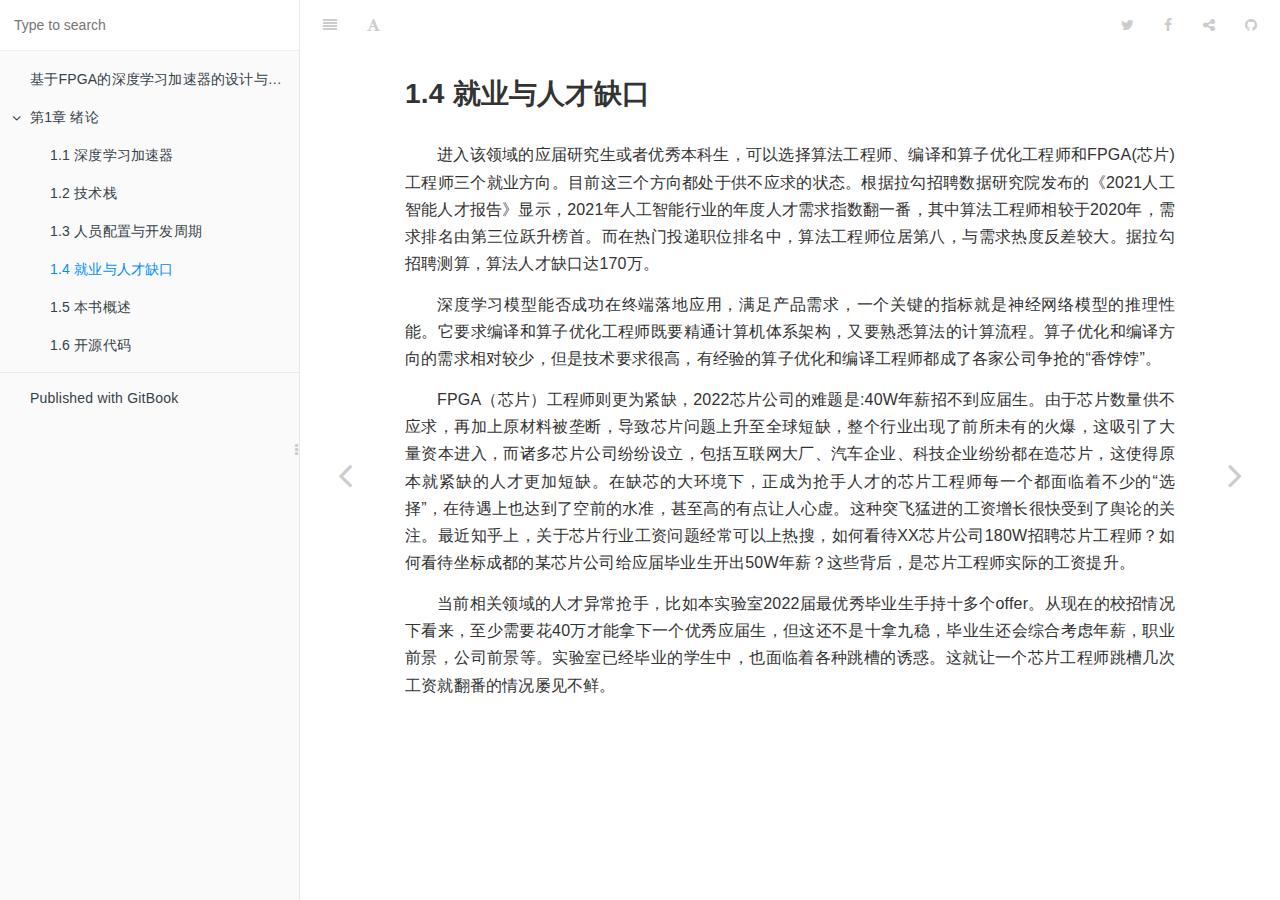
<file: part1/four.html>
<!DOCTYPE HTML>
<html lang="" >
    <head>
        <title>1.4 就业与人才缺口 · GitBook</title>
        <meta charset="UTF-8">
        <meta http-equiv="X-UA-Compatible" content="IE=edge" />
        <meta content="text/html; charset=utf-8" http-equiv="Content-Type">
        <meta name="description" content="">
        <meta name="generator" content="GitBook 3.0.0">
        
        
        
    
    <link rel="stylesheet" href="../gitbook/style.css">

    
            
                
                <link rel="stylesheet" href="../gitbook/gitbook-plugin-lightbox/css/lightbox.min.css">
                
            
                
                <link rel="stylesheet" href="../gitbook/gitbook-plugin-chapter-fold/chapter-fold.css">
                
            
                
                <link rel="stylesheet" href="../gitbook/gitbook-plugin-splitter/splitter.css">
                
            
                
                <link rel="stylesheet" href="../gitbook/gitbook-plugin-highlight/website.css">
                
            
                
                <link rel="stylesheet" href="../gitbook/gitbook-plugin-search/search.css">
                
            
                
                <link rel="stylesheet" href="../gitbook/gitbook-plugin-fontsettings/website.css">
                
            
        

    

    
        
        <link rel="stylesheet" href="../styles/website.css">
        
    
        
    
        
    
        
    
        
    

        
    
    
    <meta name="HandheldFriendly" content="true"/>
    <meta name="viewport" content="width=device-width, initial-scale=1, user-scalable=no">
    <meta name="apple-mobile-web-app-capable" content="yes">
    <meta name="apple-mobile-web-app-status-bar-style" content="black">
    <link rel="apple-touch-icon-precomposed" sizes="152x152" href="../gitbook/images/apple-touch-icon-precomposed-152.png">
    <link rel="shortcut icon" href="../gitbook/images/favicon.ico" type="image/x-icon">

    
    <link rel="next" href="five.html" />
    
    
    <link rel="prev" href="three.html" />
    

    </head>
    <body>
        
<div class="book">
    <div class="book-summary">
        
            
<div id="book-search-input" role="search">
    <input type="text" placeholder="Type to search" />
</div>

            
                <nav role="navigation">
                


<ul class="summary">
    
    

    

    
        
        
    
        <li class="chapter " data-level="1.1" data-path="../">
            
                <a href="../">
            
                    
                    基于FPGA的深度学习加速器的设计与实现
            
                </a>
            

            
        </li>
    
        <li class="chapter " data-level="1.2" data-path="main.html">
            
                <a href="main.html">
            
                    
                    第1章 绪论
            
                </a>
            

            
            <ul class="articles">
                
    
        <li class="chapter " data-level="1.2.1" data-path="one.html">
            
                <a href="one.html">
            
                    
                    1.1    深度学习加速器
            
                </a>
            

            
        </li>
    
        <li class="chapter " data-level="1.2.2" data-path="two.html">
            
                <a href="two.html">
            
                    
                    1.2 技术栈
            
                </a>
            

            
        </li>
    
        <li class="chapter " data-level="1.2.3" data-path="three.html">
            
                <a href="three.html">
            
                    
                    1.3 人员配置与开发周期
            
                </a>
            

            
        </li>
    
        <li class="chapter active" data-level="1.2.4" data-path="four.html">
            
                <a href="four.html">
            
                    
                    1.4 就业与人才缺口
            
                </a>
            

            
        </li>
    
        <li class="chapter " data-level="1.2.5" data-path="five.html">
            
                <a href="five.html">
            
                    
                    1.5 本书概述
            
                </a>
            

            
        </li>
    
        <li class="chapter " data-level="1.2.6" data-path="six.html">
            
                <a href="six.html">
            
                    
                    1.6 开源代码
            
                </a>
            

            
        </li>
    

            </ul>
            
        </li>
    

    

    <li class="divider"></li>

    <li>
        <a href="https://www.gitbook.com" target="blank" class="gitbook-link">
            Published with GitBook
        </a>
    </li>
</ul>


                </nav>
            
        
    </div>

    <div class="book-body">
        
            <div class="body-inner">
                
                    

<div class="book-header" role="navigation">
    

    <!-- Title -->
    <h1>
        <i class="fa fa-circle-o-notch fa-spin"></i>
        <a href=".." >1.4 就业与人才缺口</a>
    </h1>
</div>




                    <div class="page-wrapper" tabindex="-1" role="main">
                        <div class="page-inner">
                            
<div id="book-search-results">
    <div class="search-noresults">
    
                                <section class="normal markdown-section">
                                
                                <h2 id="14-&#x5C31;&#x4E1A;&#x4E0E;&#x4EBA;&#x624D;&#x7F3A;&#x53E3;">1.4 &#x5C31;&#x4E1A;&#x4E0E;&#x4EBA;&#x624D;&#x7F3A;&#x53E3;</h2>
<p class="content">&#x8FDB;&#x5165;&#x8BE5;&#x9886;&#x57DF;&#x7684;&#x5E94;&#x5C4A;&#x7814;&#x7A76;&#x751F;&#x6216;&#x8005;&#x4F18;&#x79C0;&#x672C;&#x79D1;&#x751F;&#xFF0C;&#x53EF;&#x4EE5;&#x9009;&#x62E9;&#x7B97;&#x6CD5;&#x5DE5;&#x7A0B;&#x5E08;&#x3001;&#x7F16;&#x8BD1;&#x548C;&#x7B97;&#x5B50;&#x4F18;&#x5316;&#x5DE5;&#x7A0B;&#x5E08;&#x548C;FPGA(&#x82AF;&#x7247;)&#x5DE5;&#x7A0B;&#x5E08;&#x4E09;&#x4E2A;&#x5C31;&#x4E1A;&#x65B9;&#x5411;&#x3002;&#x76EE;&#x524D;&#x8FD9;&#x4E09;&#x4E2A;&#x65B9;&#x5411;&#x90FD;&#x5904;&#x4E8E;&#x4F9B;&#x4E0D;&#x5E94;&#x6C42;&#x7684;&#x72B6;&#x6001;&#x3002;&#x6839;&#x636E;&#x62C9;&#x52FE;&#x62DB;&#x8058;&#x6570;&#x636E;&#x7814;&#x7A76;&#x9662;&#x53D1;&#x5E03;&#x7684;&#x300A;2021&#x4EBA;&#x5DE5;&#x667A;&#x80FD;&#x4EBA;&#x624D;&#x62A5;&#x544A;&#x300B;&#x663E;&#x793A;&#xFF0C;2021&#x5E74;&#x4EBA;&#x5DE5;&#x667A;&#x80FD;&#x884C;&#x4E1A;&#x7684;&#x5E74;&#x5EA6;&#x4EBA;&#x624D;&#x9700;&#x6C42;&#x6307;&#x6570;&#x7FFB;&#x4E00;&#x756A;&#xFF0C;&#x5176;&#x4E2D;&#x7B97;&#x6CD5;&#x5DE5;&#x7A0B;&#x5E08;&#x76F8;&#x8F83;&#x4E8E;2020&#x5E74;&#xFF0C;&#x9700;&#x6C42;&#x6392;&#x540D;&#x7531;&#x7B2C;&#x4E09;&#x4F4D;&#x8DC3;&#x5347;&#x699C;&#x9996;&#x3002;&#x800C;&#x5728;&#x70ED;&#x95E8;&#x6295;&#x9012;&#x804C;&#x4F4D;&#x6392;&#x540D;&#x4E2D;&#xFF0C;&#x7B97;&#x6CD5;&#x5DE5;&#x7A0B;&#x5E08;&#x4F4D;&#x5C45;&#x7B2C;&#x516B;&#xFF0C;&#x4E0E;&#x9700;&#x6C42;&#x70ED;&#x5EA6;&#x53CD;&#x5DEE;&#x8F83;&#x5927;&#x3002;&#x636E;&#x62C9;&#x52FE;&#x62DB;&#x8058;&#x6D4B;&#x7B97;&#xFF0C;&#x7B97;&#x6CD5;&#x4EBA;&#x624D;&#x7F3A;&#x53E3;&#x8FBE;170&#x4E07;&#x3002;</p>

<p class="content">&#x6DF1;&#x5EA6;&#x5B66;&#x4E60;&#x6A21;&#x578B;&#x80FD;&#x5426;&#x6210;&#x529F;&#x5728;&#x7EC8;&#x7AEF;&#x843D;&#x5730;&#x5E94;&#x7528;&#xFF0C;&#x6EE1;&#x8DB3;&#x4EA7;&#x54C1;&#x9700;&#x6C42;&#xFF0C;&#x4E00;&#x4E2A;&#x5173;&#x952E;&#x7684;&#x6307;&#x6807;&#x5C31;&#x662F;&#x795E;&#x7ECF;&#x7F51;&#x7EDC;&#x6A21;&#x578B;&#x7684;&#x63A8;&#x7406;&#x6027;&#x80FD;&#x3002;&#x5B83;&#x8981;&#x6C42;&#x7F16;&#x8BD1;&#x548C;&#x7B97;&#x5B50;&#x4F18;&#x5316;&#x5DE5;&#x7A0B;&#x5E08;&#x65E2;&#x8981;&#x7CBE;&#x901A;&#x8BA1;&#x7B97;&#x673A;&#x4F53;&#x7CFB;&#x67B6;&#x6784;&#xFF0C;&#x53C8;&#x8981;&#x719F;&#x6089;&#x7B97;&#x6CD5;&#x7684;&#x8BA1;&#x7B97;&#x6D41;&#x7A0B;&#x3002;&#x7B97;&#x5B50;&#x4F18;&#x5316;&#x548C;&#x7F16;&#x8BD1;&#x65B9;&#x5411;&#x7684;&#x9700;&#x6C42;&#x76F8;&#x5BF9;&#x8F83;&#x5C11;&#xFF0C;&#x4F46;&#x662F;&#x6280;&#x672F;&#x8981;&#x6C42;&#x5F88;&#x9AD8;&#xFF0C;&#x6709;&#x7ECF;&#x9A8C;&#x7684;&#x7B97;&#x5B50;&#x4F18;&#x5316;&#x548C;&#x7F16;&#x8BD1;&#x5DE5;&#x7A0B;&#x5E08;&#x90FD;&#x6210;&#x4E86;&#x5404;&#x5BB6;&#x516C;&#x53F8;&#x4E89;&#x62A2;&#x7684;&#x201C;&#x9999;&#x997D;&#x997D;&#x201D;&#x3002;</p>

<p class="content">FPGA&#xFF08;&#x82AF;&#x7247;&#xFF09;&#x5DE5;&#x7A0B;&#x5E08;&#x5219;&#x66F4;&#x4E3A;&#x7D27;&#x7F3A;&#xFF0C;2022&#x82AF;&#x7247;&#x516C;&#x53F8;&#x7684;&#x96BE;&#x9898;&#x662F;:40W&#x5E74;&#x85AA;&#x62DB;&#x4E0D;&#x5230;&#x5E94;&#x5C4A;&#x751F;&#x3002;&#x7531;&#x4E8E;&#x82AF;&#x7247;&#x6570;&#x91CF;&#x4F9B;&#x4E0D;&#x5E94;&#x6C42;&#xFF0C;&#x518D;&#x52A0;&#x4E0A;&#x539F;&#x6750;&#x6599;&#x88AB;&#x5784;&#x65AD;&#xFF0C;&#x5BFC;&#x81F4;&#x82AF;&#x7247;&#x95EE;&#x9898;&#x4E0A;&#x5347;&#x81F3;&#x5168;&#x7403;&#x77ED;&#x7F3A;&#xFF0C;&#x6574;&#x4E2A;&#x884C;&#x4E1A;&#x51FA;&#x73B0;&#x4E86;&#x524D;&#x6240;&#x672A;&#x6709;&#x7684;&#x706B;&#x7206;&#xFF0C;&#x8FD9;&#x5438;&#x5F15;&#x4E86;&#x5927;&#x91CF;&#x8D44;&#x672C;&#x8FDB;&#x5165;&#xFF0C;&#x800C;&#x8BF8;&#x591A;&#x82AF;&#x7247;&#x516C;&#x53F8;&#x7EB7;&#x7EB7;&#x8BBE;&#x7ACB;&#xFF0C;&#x5305;&#x62EC;&#x4E92;&#x8054;&#x7F51;&#x5927;&#x5382;&#x3001;&#x6C7D;&#x8F66;&#x4F01;&#x4E1A;&#x3001;&#x79D1;&#x6280;&#x4F01;&#x4E1A;&#x7EB7;&#x7EB7;&#x90FD;&#x5728;&#x9020;&#x82AF;&#x7247;&#xFF0C;&#x8FD9;&#x4F7F;&#x5F97;&#x539F;&#x672C;&#x5C31;&#x7D27;&#x7F3A;&#x7684;&#x4EBA;&#x624D;&#x66F4;&#x52A0;&#x77ED;&#x7F3A;&#x3002;&#x5728;&#x7F3A;&#x82AF;&#x7684;&#x5927;&#x73AF;&#x5883;&#x4E0B;&#xFF0C;&#x6B63;&#x6210;&#x4E3A;&#x62A2;&#x624B;&#x4EBA;&#x624D;&#x7684;&#x82AF;&#x7247;&#x5DE5;&#x7A0B;&#x5E08;&#x6BCF;&#x4E00;&#x4E2A;&#x90FD;&#x9762;&#x4E34;&#x7740;&#x4E0D;&#x5C11;&#x7684;&#x201C;&#x9009;&#x62E9;&#x201D;&#xFF0C;&#x5728;&#x5F85;&#x9047;&#x4E0A;&#x4E5F;&#x8FBE;&#x5230;&#x4E86;&#x7A7A;&#x524D;&#x7684;&#x6C34;&#x51C6;&#xFF0C;&#x751A;&#x81F3;&#x9AD8;&#x7684;&#x6709;&#x70B9;&#x8BA9;&#x4EBA;&#x5FC3;&#x865A;&#x3002;&#x8FD9;&#x79CD;&#x7A81;&#x98DE;&#x731B;&#x8FDB;&#x7684;&#x5DE5;&#x8D44;&#x589E;&#x957F;&#x5F88;&#x5FEB;&#x53D7;&#x5230;&#x4E86;&#x8206;&#x8BBA;&#x7684;&#x5173;&#x6CE8;&#x3002;&#x6700;&#x8FD1;&#x77E5;&#x4E4E;&#x4E0A;&#xFF0C;&#x5173;&#x4E8E;&#x82AF;&#x7247;&#x884C;&#x4E1A;&#x5DE5;&#x8D44;&#x95EE;&#x9898;&#x7ECF;&#x5E38;&#x53EF;&#x4EE5;&#x4E0A;&#x70ED;&#x641C;&#xFF0C;&#x5982;&#x4F55;&#x770B;&#x5F85;XX&#x82AF;&#x7247;&#x516C;&#x53F8;180W&#x62DB;&#x8058;&#x82AF;&#x7247;&#x5DE5;&#x7A0B;&#x5E08;&#xFF1F;&#x5982;&#x4F55;&#x770B;&#x5F85;&#x5750;&#x6807;&#x6210;&#x90FD;&#x7684;&#x67D0;&#x82AF;&#x7247;&#x516C;&#x53F8;&#x7ED9;&#x5E94;&#x5C4A;&#x6BD5;&#x4E1A;&#x751F;&#x5F00;&#x51FA;50W&#x5E74;&#x85AA;&#xFF1F;&#x8FD9;&#x4E9B;&#x80CC;&#x540E;&#xFF0C;&#x662F;&#x82AF;&#x7247;&#x5DE5;&#x7A0B;&#x5E08;&#x5B9E;&#x9645;&#x7684;&#x5DE5;&#x8D44;&#x63D0;&#x5347;&#x3002;</p>

<p class="content">&#x5F53;&#x524D;&#x76F8;&#x5173;&#x9886;&#x57DF;&#x7684;&#x4EBA;&#x624D;&#x5F02;&#x5E38;&#x62A2;&#x624B;&#xFF0C;&#x6BD4;&#x5982;&#x672C;&#x5B9E;&#x9A8C;&#x5BA4;2022&#x5C4A;&#x6700;&#x4F18;&#x79C0;&#x6BD5;&#x4E1A;&#x751F;&#x624B;&#x6301;&#x5341;&#x591A;&#x4E2A;offer&#x3002;&#x4ECE;&#x73B0;&#x5728;&#x7684;&#x6821;&#x62DB;&#x60C5;&#x51B5;&#x4E0B;&#x770B;&#x6765;&#xFF0C;&#x81F3;&#x5C11;&#x9700;&#x8981;&#x82B1;40&#x4E07;&#x624D;&#x80FD;&#x62FF;&#x4E0B;&#x4E00;&#x4E2A;&#x4F18;&#x79C0;&#x5E94;&#x5C4A;&#x751F;&#xFF0C;&#x4F46;&#x8FD9;&#x8FD8;&#x4E0D;&#x662F;&#x5341;&#x62FF;&#x4E5D;&#x7A33;&#xFF0C;&#x6BD5;&#x4E1A;&#x751F;&#x8FD8;&#x4F1A;&#x7EFC;&#x5408;&#x8003;&#x8651;&#x5E74;&#x85AA;&#xFF0C;&#x804C;&#x4E1A;&#x524D;&#x666F;&#xFF0C;&#x516C;&#x53F8;&#x524D;&#x666F;&#x7B49;&#x3002;&#x5B9E;&#x9A8C;&#x5BA4;&#x5DF2;&#x7ECF;&#x6BD5;&#x4E1A;&#x7684;&#x5B66;&#x751F;&#x4E2D;&#xFF0C;&#x4E5F;&#x9762;&#x4E34;&#x7740;&#x5404;&#x79CD;&#x8DF3;&#x69FD;&#x7684;&#x8BF1;&#x60D1;&#x3002;&#x8FD9;&#x5C31;&#x8BA9;&#x4E00;&#x4E2A;&#x82AF;&#x7247;&#x5DE5;&#x7A0B;&#x5E08;&#x8DF3;&#x69FD;&#x51E0;&#x6B21;&#x5DE5;&#x8D44;&#x5C31;&#x7FFB;&#x756A;&#x7684;&#x60C5;&#x51B5;&#x5C61;&#x89C1;&#x4E0D;&#x9C9C;&#x3002;</p>



                                
                                </section>
                            
    </div>
    <div class="search-results">
        <div class="has-results">
            
            <h1 class="search-results-title"><span class='search-results-count'></span> results matching "<span class='search-query'></span>"</h1>
            <ul class="search-results-list"></ul>
            
        </div>
        <div class="no-results">
            
            <h1 class="search-results-title">No results matching "<span class='search-query'></span>"</h1>
            
        </div>
    </div>
</div>

                        </div>
                    </div>
                
            </div>

            
                
                <a href="three.html" class="navigation navigation-prev " aria-label="Previous page: 1.3 人员配置与开发周期">
                    <i class="fa fa-angle-left"></i>
                </a>
                
                
                <a href="five.html" class="navigation navigation-next " aria-label="Next page: 1.5 本书概述">
                    <i class="fa fa-angle-right"></i>
                </a>
                
            
        
    </div>

    <script>
        var gitbook = gitbook || [];
        gitbook.push(function() {
            gitbook.page.hasChanged({"page":{"title":"1.4 就业与人才缺口","level":"1.2.4","depth":2,"next":{"title":"1.5 本书概述","level":"1.2.5","depth":2,"path":"part1/five.md","ref":"part1/five.md","articles":[]},"previous":{"title":"1.3 人员配置与开发周期","level":"1.2.3","depth":2,"path":"part1/three.md","ref":"part1/three.md","articles":[]},"dir":"ltr"},"config":{"gitbook":"*","theme":"default","variables":{},"plugins":["lightbox","chapter-fold","github","splitter"],"pluginsConfig":{"chapter-fold":{},"github":{"url":"https://lh201430.github.io/FPGABook/"},"splitter":{},"search":{},"lunr":{"maxIndexSize":1000000},"fontsettings":{"theme":"white","family":"sans","size":2},"highlight":{},"lightbox":{"jquery":true,"sameUuid":false},"sharing":{"facebook":true,"twitter":true,"google":false,"weibo":false,"instapaper":false,"vk":false,"all":["facebook","google","twitter","weibo","instapaper"]},"theme-default":{"styles":{"website":"styles/website.css","pdf":"styles/pdf.css","epub":"styles/epub.css","mobi":"styles/mobi.css","ebook":"styles/ebook.css","print":"styles/print.css"},"showLevel":false}},"structure":{"langs":"LANGS.md","readme":"README.md","glossary":"GLOSSARY.md","summary":"SUMMARY.md"},"pdf":{"pageNumbers":true,"fontSize":12,"fontFamily":"Arial","paperSize":"a4","chapterMark":"pagebreak","pageBreaksBefore":"/","margin":{"right":62,"left":62,"top":56,"bottom":56}},"styles":{"website":"styles/website.css","ebook":"styles/ebook.css","pdf":"styles/pdf.css","mobi":"styles/mobi.css","epub":"styles/epub.css"}},"file":{"path":"part1/four.md","mtime":"2022-04-12T14:08:00.710Z","type":"markdown"},"gitbook":{"version":"3.0.0","time":"2022-04-12T16:19:34.034Z"},"basePath":"..","book":{"language":""}});
        });
    </script>
</div>

        
    <script src="../gitbook/gitbook.js"></script>
    <script src="../gitbook/theme.js"></script>
    
        
        <script src="../gitbook/gitbook-plugin-lightbox/js/lightbox.min.js"></script>
        
    
        
        <script src="../gitbook/gitbook-plugin-chapter-fold/chapter-fold.js"></script>
        
    
        
        <script src="../gitbook/gitbook-plugin-github/plugin.js"></script>
        
    
        
        <script src="../gitbook/gitbook-plugin-splitter/splitter.js"></script>
        
    
        
        <script src="../gitbook/gitbook-plugin-search/search-engine.js"></script>
        
    
        
        <script src="../gitbook/gitbook-plugin-search/search.js"></script>
        
    
        
        <script src="../gitbook/gitbook-plugin-lunr/lunr.min.js"></script>
        
    
        
        <script src="../gitbook/gitbook-plugin-lunr/search-lunr.js"></script>
        
    
        
        <script src="../gitbook/gitbook-plugin-sharing/buttons.js"></script>
        
    
        
        <script src="../gitbook/gitbook-plugin-fontsettings/buttons.js"></script>
        
    

    </body>
</html>
</file>
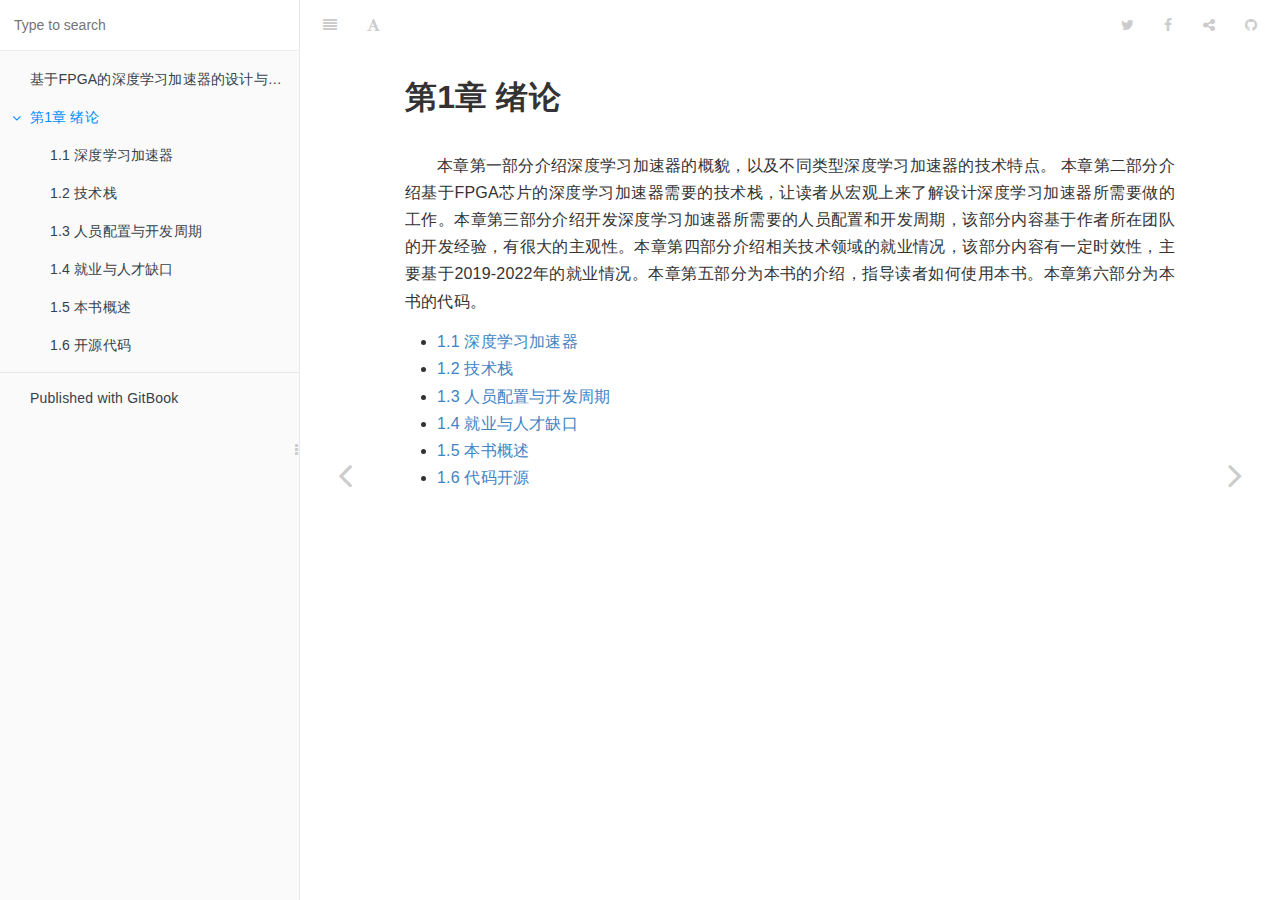
<file: part1/main.html>
<!DOCTYPE HTML>
<html lang="" >
    <head>
        <title>第1章 绪论 · GitBook</title>
        <meta charset="UTF-8">
        <meta http-equiv="X-UA-Compatible" content="IE=edge" />
        <meta content="text/html; charset=utf-8" http-equiv="Content-Type">
        <meta name="description" content="">
        <meta name="generator" content="GitBook 3.0.0">
        
        
        
    
    <link rel="stylesheet" href="../gitbook/style.css">

    
            
                
                <link rel="stylesheet" href="../gitbook/gitbook-plugin-lightbox/css/lightbox.min.css">
                
            
                
                <link rel="stylesheet" href="../gitbook/gitbook-plugin-chapter-fold/chapter-fold.css">
                
            
                
                <link rel="stylesheet" href="../gitbook/gitbook-plugin-splitter/splitter.css">
                
            
                
                <link rel="stylesheet" href="../gitbook/gitbook-plugin-highlight/website.css">
                
            
                
                <link rel="stylesheet" href="../gitbook/gitbook-plugin-search/search.css">
                
            
                
                <link rel="stylesheet" href="../gitbook/gitbook-plugin-fontsettings/website.css">
                
            
        

    

    
        
        <link rel="stylesheet" href="../styles/website.css">
        
    
        
    
        
    
        
    
        
    

        
    
    
    <meta name="HandheldFriendly" content="true"/>
    <meta name="viewport" content="width=device-width, initial-scale=1, user-scalable=no">
    <meta name="apple-mobile-web-app-capable" content="yes">
    <meta name="apple-mobile-web-app-status-bar-style" content="black">
    <link rel="apple-touch-icon-precomposed" sizes="152x152" href="../gitbook/images/apple-touch-icon-precomposed-152.png">
    <link rel="shortcut icon" href="../gitbook/images/favicon.ico" type="image/x-icon">

    
    <link rel="next" href="one.html" />
    
    
    <link rel="prev" href="../" />
    

    </head>
    <body>
        
<div class="book">
    <div class="book-summary">
        
            
<div id="book-search-input" role="search">
    <input type="text" placeholder="Type to search" />
</div>

            
                <nav role="navigation">
                


<ul class="summary">
    
    

    

    
        
        
    
        <li class="chapter " data-level="1.1" data-path="../">
            
                <a href="../">
            
                    
                    基于FPGA的深度学习加速器的设计与实现
            
                </a>
            

            
        </li>
    
        <li class="chapter active" data-level="1.2" data-path="main.html">
            
                <a href="main.html">
            
                    
                    第1章 绪论
            
                </a>
            

            
            <ul class="articles">
                
    
        <li class="chapter " data-level="1.2.1" data-path="one.html">
            
                <a href="one.html">
            
                    
                    1.1    深度学习加速器
            
                </a>
            

            
        </li>
    
        <li class="chapter " data-level="1.2.2" data-path="two.html">
            
                <a href="two.html">
            
                    
                    1.2 技术栈
            
                </a>
            

            
        </li>
    
        <li class="chapter " data-level="1.2.3" data-path="three.html">
            
                <a href="three.html">
            
                    
                    1.3 人员配置与开发周期
            
                </a>
            

            
        </li>
    
        <li class="chapter " data-level="1.2.4" data-path="four.html">
            
                <a href="four.html">
            
                    
                    1.4 就业与人才缺口
            
                </a>
            

            
        </li>
    
        <li class="chapter " data-level="1.2.5" data-path="five.html">
            
                <a href="five.html">
            
                    
                    1.5 本书概述
            
                </a>
            

            
        </li>
    
        <li class="chapter " data-level="1.2.6" data-path="six.html">
            
                <a href="six.html">
            
                    
                    1.6 开源代码
            
                </a>
            

            
        </li>
    

            </ul>
            
        </li>
    

    

    <li class="divider"></li>

    <li>
        <a href="https://www.gitbook.com" target="blank" class="gitbook-link">
            Published with GitBook
        </a>
    </li>
</ul>


                </nav>
            
        
    </div>

    <div class="book-body">
        
            <div class="body-inner">
                
                    

<div class="book-header" role="navigation">
    

    <!-- Title -->
    <h1>
        <i class="fa fa-circle-o-notch fa-spin"></i>
        <a href=".." >第1章 绪论</a>
    </h1>
</div>




                    <div class="page-wrapper" tabindex="-1" role="main">
                        <div class="page-inner">
                            
<div id="book-search-results">
    <div class="search-noresults">
    
                                <section class="normal markdown-section">
                                
                                <h1 id="&#x7B2C;1&#x7AE0;-&#x7EEA;&#x8BBA;">&#x7B2C;1&#x7AE0; &#x7EEA;&#x8BBA;</h1>
<p class="content">&#x672C;&#x7AE0;&#x7B2C;&#x4E00;&#x90E8;&#x5206;&#x4ECB;&#x7ECD;&#x6DF1;&#x5EA6;&#x5B66;&#x4E60;&#x52A0;&#x901F;&#x5668;&#x7684;&#x6982;&#x8C8C;&#xFF0C;&#x4EE5;&#x53CA;&#x4E0D;&#x540C;&#x7C7B;&#x578B;&#x6DF1;&#x5EA6;&#x5B66;&#x4E60;&#x52A0;&#x901F;&#x5668;&#x7684;&#x6280;&#x672F;&#x7279;&#x70B9;&#x3002; &#x672C;&#x7AE0;&#x7B2C;&#x4E8C;&#x90E8;&#x5206;&#x4ECB;&#x7ECD;&#x57FA;&#x4E8E;FPGA&#x82AF;&#x7247;&#x7684;&#x6DF1;&#x5EA6;&#x5B66;&#x4E60;&#x52A0;&#x901F;&#x5668;&#x9700;&#x8981;&#x7684;&#x6280;&#x672F;&#x6808;&#xFF0C;&#x8BA9;&#x8BFB;&#x8005;&#x4ECE;&#x5B8F;&#x89C2;&#x4E0A;&#x6765;&#x4E86;&#x89E3;&#x8BBE;&#x8BA1;&#x6DF1;&#x5EA6;&#x5B66;&#x4E60;&#x52A0;&#x901F;&#x5668;&#x6240;&#x9700;&#x8981;&#x505A;&#x7684;&#x5DE5;&#x4F5C;&#x3002;&#x672C;&#x7AE0;&#x7B2C;&#x4E09;&#x90E8;&#x5206;&#x4ECB;&#x7ECD;&#x5F00;&#x53D1;&#x6DF1;&#x5EA6;&#x5B66;&#x4E60;&#x52A0;&#x901F;&#x5668;&#x6240;&#x9700;&#x8981;&#x7684;&#x4EBA;&#x5458;&#x914D;&#x7F6E;&#x548C;&#x5F00;&#x53D1;&#x5468;&#x671F;&#xFF0C;&#x8BE5;&#x90E8;&#x5206;&#x5185;&#x5BB9;&#x57FA;&#x4E8E;&#x4F5C;&#x8005;&#x6240;&#x5728;&#x56E2;&#x961F;&#x7684;&#x5F00;&#x53D1;&#x7ECF;&#x9A8C;&#xFF0C;&#x6709;&#x5F88;&#x5927;&#x7684;&#x4E3B;&#x89C2;&#x6027;&#x3002;&#x672C;&#x7AE0;&#x7B2C;&#x56DB;&#x90E8;&#x5206;&#x4ECB;&#x7ECD;&#x76F8;&#x5173;&#x6280;&#x672F;&#x9886;&#x57DF;&#x7684;&#x5C31;&#x4E1A;&#x60C5;&#x51B5;&#xFF0C;&#x8BE5;&#x90E8;&#x5206;&#x5185;&#x5BB9;&#x6709;&#x4E00;&#x5B9A;&#x65F6;&#x6548;&#x6027;&#xFF0C;&#x4E3B;&#x8981;&#x57FA;&#x4E8E;2019-2022&#x5E74;&#x7684;&#x5C31;&#x4E1A;&#x60C5;&#x51B5;&#x3002;&#x672C;&#x7AE0;&#x7B2C;&#x4E94;&#x90E8;&#x5206;&#x4E3A;&#x672C;&#x4E66;&#x7684;&#x4ECB;&#x7ECD;&#xFF0C;&#x6307;&#x5BFC;&#x8BFB;&#x8005;&#x5982;&#x4F55;&#x4F7F;&#x7528;&#x672C;&#x4E66;&#x3002;&#x672C;&#x7AE0;&#x7B2C;&#x516D;&#x90E8;&#x5206;&#x4E3A;&#x672C;&#x4E66;&#x7684;&#x4EE3;&#x7801;&#x3002;</p>

<ul>
<li><a href="one.html">1.1 &#x6DF1;&#x5EA6;&#x5B66;&#x4E60;&#x52A0;&#x901F;&#x5668;</a></li>
<li><a href="two.html">1.2 &#x6280;&#x672F;&#x6808;</a></li>
<li><a href="three.html">1.3 &#x4EBA;&#x5458;&#x914D;&#x7F6E;&#x4E0E;&#x5F00;&#x53D1;&#x5468;&#x671F;</a></li>
<li><a href="four.html">1.4 &#x5C31;&#x4E1A;&#x4E0E;&#x4EBA;&#x624D;&#x7F3A;&#x53E3;</a></li>
<li><a href="five.html">1.5 &#x672C;&#x4E66;&#x6982;&#x8FF0;</a></li>
<li><a href="six.html">1.6 &#x4EE3;&#x7801;&#x5F00;&#x6E90;</a></li>
</ul>

                                
                                </section>
                            
    </div>
    <div class="search-results">
        <div class="has-results">
            
            <h1 class="search-results-title"><span class='search-results-count'></span> results matching "<span class='search-query'></span>"</h1>
            <ul class="search-results-list"></ul>
            
        </div>
        <div class="no-results">
            
            <h1 class="search-results-title">No results matching "<span class='search-query'></span>"</h1>
            
        </div>
    </div>
</div>

                        </div>
                    </div>
                
            </div>

            
                
                <a href="../" class="navigation navigation-prev " aria-label="Previous page: 基于FPGA的深度学习加速器的设计与实现">
                    <i class="fa fa-angle-left"></i>
                </a>
                
                
                <a href="one.html" class="navigation navigation-next " aria-label="Next page: 1.1    深度学习加速器">
                    <i class="fa fa-angle-right"></i>
                </a>
                
            
        
    </div>

    <script>
        var gitbook = gitbook || [];
        gitbook.push(function() {
            gitbook.page.hasChanged({"page":{"title":"第1章 绪论","level":"1.2","depth":1,"next":{"title":"1.1    深度学习加速器","level":"1.2.1","depth":2,"path":"part1/one.md","ref":"part1/one.md","articles":[]},"previous":{"title":"基于FPGA的深度学习加速器的设计与实现","level":"1.1","depth":1,"path":"README.md","ref":"README.md","articles":[]},"dir":"ltr"},"config":{"gitbook":"*","theme":"default","variables":{},"plugins":["lightbox","chapter-fold","github","splitter"],"pluginsConfig":{"chapter-fold":{},"github":{"url":"https://lh201430.github.io/FPGABook/"},"splitter":{},"search":{},"lunr":{"maxIndexSize":1000000},"fontsettings":{"theme":"white","family":"sans","size":2},"highlight":{},"lightbox":{"jquery":true,"sameUuid":false},"sharing":{"facebook":true,"twitter":true,"google":false,"weibo":false,"instapaper":false,"vk":false,"all":["facebook","google","twitter","weibo","instapaper"]},"theme-default":{"styles":{"website":"styles/website.css","pdf":"styles/pdf.css","epub":"styles/epub.css","mobi":"styles/mobi.css","ebook":"styles/ebook.css","print":"styles/print.css"},"showLevel":false}},"structure":{"langs":"LANGS.md","readme":"README.md","glossary":"GLOSSARY.md","summary":"SUMMARY.md"},"pdf":{"pageNumbers":true,"fontSize":12,"fontFamily":"Arial","paperSize":"a4","chapterMark":"pagebreak","pageBreaksBefore":"/","margin":{"right":62,"left":62,"top":56,"bottom":56}},"styles":{"website":"styles/website.css","ebook":"styles/ebook.css","pdf":"styles/pdf.css","mobi":"styles/mobi.css","epub":"styles/epub.css"}},"file":{"path":"part1/main.md","mtime":"2022-04-12T14:22:13.629Z","type":"markdown"},"gitbook":{"version":"3.0.0","time":"2022-04-12T16:19:34.034Z"},"basePath":"..","book":{"language":""}});
        });
    </script>
</div>

        
    <script src="../gitbook/gitbook.js"></script>
    <script src="../gitbook/theme.js"></script>
    
        
        <script src="../gitbook/gitbook-plugin-lightbox/js/lightbox.min.js"></script>
        
    
        
        <script src="../gitbook/gitbook-plugin-chapter-fold/chapter-fold.js"></script>
        
    
        
        <script src="../gitbook/gitbook-plugin-github/plugin.js"></script>
        
    
        
        <script src="../gitbook/gitbook-plugin-splitter/splitter.js"></script>
        
    
        
        <script src="../gitbook/gitbook-plugin-search/search-engine.js"></script>
        
    
        
        <script src="../gitbook/gitbook-plugin-search/search.js"></script>
        
    
        
        <script src="../gitbook/gitbook-plugin-lunr/lunr.min.js"></script>
        
    
        
        <script src="../gitbook/gitbook-plugin-lunr/search-lunr.js"></script>
        
    
        
        <script src="../gitbook/gitbook-plugin-sharing/buttons.js"></script>
        
    
        
        <script src="../gitbook/gitbook-plugin-fontsettings/buttons.js"></script>
        
    

    </body>
</html>
</file>
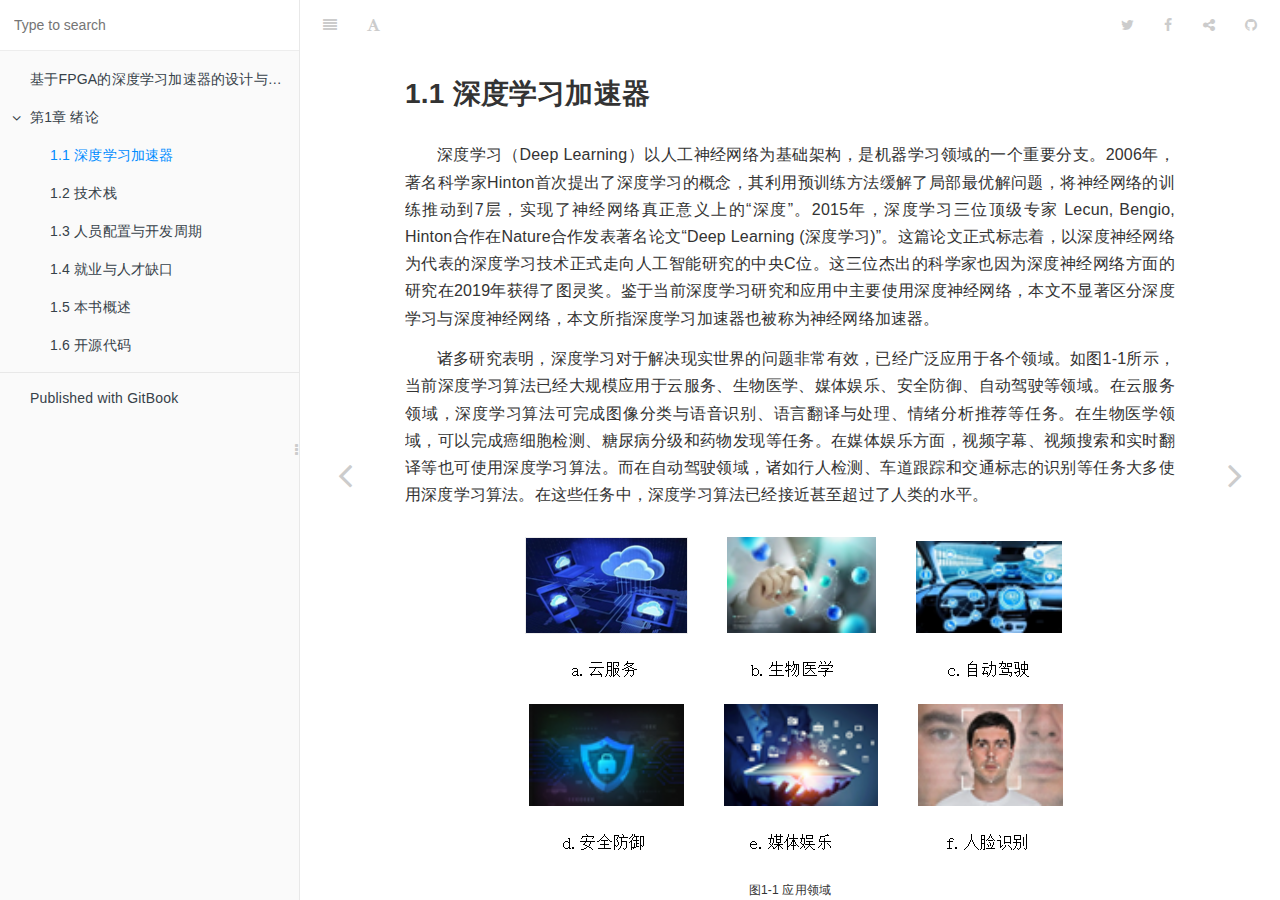
<file: part1/one.html>
<!DOCTYPE HTML>
<html lang="" >
    <head>
        <title>1.1    深度学习加速器 · GitBook</title>
        <meta charset="UTF-8">
        <meta http-equiv="X-UA-Compatible" content="IE=edge" />
        <meta content="text/html; charset=utf-8" http-equiv="Content-Type">
        <meta name="description" content="">
        <meta name="generator" content="GitBook 3.0.0">
        
        
        
    
    <link rel="stylesheet" href="../gitbook/style.css">

    
            
                
                <link rel="stylesheet" href="../gitbook/gitbook-plugin-lightbox/css/lightbox.min.css">
                
            
                
                <link rel="stylesheet" href="../gitbook/gitbook-plugin-chapter-fold/chapter-fold.css">
                
            
                
                <link rel="stylesheet" href="../gitbook/gitbook-plugin-splitter/splitter.css">
                
            
                
                <link rel="stylesheet" href="../gitbook/gitbook-plugin-highlight/website.css">
                
            
                
                <link rel="stylesheet" href="../gitbook/gitbook-plugin-search/search.css">
                
            
                
                <link rel="stylesheet" href="../gitbook/gitbook-plugin-fontsettings/website.css">
                
            
        

    

    
        
        <link rel="stylesheet" href="../styles/website.css">
        
    
        
    
        
    
        
    
        
    

        
    
    
    <meta name="HandheldFriendly" content="true"/>
    <meta name="viewport" content="width=device-width, initial-scale=1, user-scalable=no">
    <meta name="apple-mobile-web-app-capable" content="yes">
    <meta name="apple-mobile-web-app-status-bar-style" content="black">
    <link rel="apple-touch-icon-precomposed" sizes="152x152" href="../gitbook/images/apple-touch-icon-precomposed-152.png">
    <link rel="shortcut icon" href="../gitbook/images/favicon.ico" type="image/x-icon">

    
    <link rel="next" href="two.html" />
    
    
    <link rel="prev" href="main.html" />
    

    </head>
    <body>
        
<div class="book">
    <div class="book-summary">
        
            
<div id="book-search-input" role="search">
    <input type="text" placeholder="Type to search" />
</div>

            
                <nav role="navigation">
                


<ul class="summary">
    
    

    

    
        
        
    
        <li class="chapter " data-level="1.1" data-path="../">
            
                <a href="../">
            
                    
                    基于FPGA的深度学习加速器的设计与实现
            
                </a>
            

            
        </li>
    
        <li class="chapter " data-level="1.2" data-path="main.html">
            
                <a href="main.html">
            
                    
                    第1章 绪论
            
                </a>
            

            
            <ul class="articles">
                
    
        <li class="chapter active" data-level="1.2.1" data-path="one.html">
            
                <a href="one.html">
            
                    
                    1.1    深度学习加速器
            
                </a>
            

            
        </li>
    
        <li class="chapter " data-level="1.2.2" data-path="two.html">
            
                <a href="two.html">
            
                    
                    1.2 技术栈
            
                </a>
            

            
        </li>
    
        <li class="chapter " data-level="1.2.3" data-path="three.html">
            
                <a href="three.html">
            
                    
                    1.3 人员配置与开发周期
            
                </a>
            

            
        </li>
    
        <li class="chapter " data-level="1.2.4" data-path="four.html">
            
                <a href="four.html">
            
                    
                    1.4 就业与人才缺口
            
                </a>
            

            
        </li>
    
        <li class="chapter " data-level="1.2.5" data-path="five.html">
            
                <a href="five.html">
            
                    
                    1.5 本书概述
            
                </a>
            

            
        </li>
    
        <li class="chapter " data-level="1.2.6" data-path="six.html">
            
                <a href="six.html">
            
                    
                    1.6 开源代码
            
                </a>
            

            
        </li>
    

            </ul>
            
        </li>
    

    

    <li class="divider"></li>

    <li>
        <a href="https://www.gitbook.com" target="blank" class="gitbook-link">
            Published with GitBook
        </a>
    </li>
</ul>


                </nav>
            
        
    </div>

    <div class="book-body">
        
            <div class="body-inner">
                
                    

<div class="book-header" role="navigation">
    

    <!-- Title -->
    <h1>
        <i class="fa fa-circle-o-notch fa-spin"></i>
        <a href=".." >1.1    深度学习加速器</a>
    </h1>
</div>




                    <div class="page-wrapper" tabindex="-1" role="main">
                        <div class="page-inner">
                            
<div id="book-search-results">
    <div class="search-noresults">
    
                                <section class="normal markdown-section">
                                
                                <h2 id="11-&#x6DF1;&#x5EA6;&#x5B66;&#x4E60;&#x52A0;&#x901F;&#x5668;">1.1 &#x6DF1;&#x5EA6;&#x5B66;&#x4E60;&#x52A0;&#x901F;&#x5668;</h2>
<p class="content">&#x6DF1;&#x5EA6;&#x5B66;&#x4E60;&#xFF08;Deep Learning&#xFF09;&#x4EE5;&#x4EBA;&#x5DE5;&#x795E;&#x7ECF;&#x7F51;&#x7EDC;&#x4E3A;&#x57FA;&#x7840;&#x67B6;&#x6784;&#xFF0C;&#x662F;&#x673A;&#x5668;&#x5B66;&#x4E60;&#x9886;&#x57DF;&#x7684;&#x4E00;&#x4E2A;&#x91CD;&#x8981;&#x5206;&#x652F;&#x3002;2006&#x5E74;&#xFF0C;&#x8457;&#x540D;&#x79D1;&#x5B66;&#x5BB6;Hinton&#x9996;&#x6B21;&#x63D0;&#x51FA;&#x4E86;&#x6DF1;&#x5EA6;&#x5B66;&#x4E60;&#x7684;&#x6982;&#x5FF5;&#xFF0C;&#x5176;&#x5229;&#x7528;&#x9884;&#x8BAD;&#x7EC3;&#x65B9;&#x6CD5;&#x7F13;&#x89E3;&#x4E86;&#x5C40;&#x90E8;&#x6700;&#x4F18;&#x89E3;&#x95EE;&#x9898;&#xFF0C;&#x5C06;&#x795E;&#x7ECF;&#x7F51;&#x7EDC;&#x7684;&#x8BAD;&#x7EC3;&#x63A8;&#x52A8;&#x5230;7&#x5C42;&#xFF0C;&#x5B9E;&#x73B0;&#x4E86;&#x795E;&#x7ECF;&#x7F51;&#x7EDC;&#x771F;&#x6B63;&#x610F;&#x4E49;&#x4E0A;&#x7684;&#x201C;&#x6DF1;&#x5EA6;&#x201D;&#x3002;2015&#x5E74;&#xFF0C;&#x6DF1;&#x5EA6;&#x5B66;&#x4E60;&#x4E09;&#x4F4D;&#x9876;&#x7EA7;&#x4E13;&#x5BB6; Lecun, Bengio, Hinton&#x5408;&#x4F5C;&#x5728;Nature&#x5408;&#x4F5C;&#x53D1;&#x8868;&#x8457;&#x540D;&#x8BBA;&#x6587;&#x201C;Deep Learning (&#x6DF1;&#x5EA6;&#x5B66;&#x4E60;)&#x201D;&#x3002;&#x8FD9;&#x7BC7;&#x8BBA;&#x6587;&#x6B63;&#x5F0F;&#x6807;&#x5FD7;&#x7740;&#xFF0C;&#x4EE5;&#x6DF1;&#x5EA6;&#x795E;&#x7ECF;&#x7F51;&#x7EDC;&#x4E3A;&#x4EE3;&#x8868;&#x7684;&#x6DF1;&#x5EA6;&#x5B66;&#x4E60;&#x6280;&#x672F;&#x6B63;&#x5F0F;&#x8D70;&#x5411;&#x4EBA;&#x5DE5;&#x667A;&#x80FD;&#x7814;&#x7A76;&#x7684;&#x4E2D;&#x592E;C&#x4F4D;&#x3002;&#x8FD9;&#x4E09;&#x4F4D;&#x6770;&#x51FA;&#x7684;&#x79D1;&#x5B66;&#x5BB6;&#x4E5F;&#x56E0;&#x4E3A;&#x6DF1;&#x5EA6;&#x795E;&#x7ECF;&#x7F51;&#x7EDC;&#x65B9;&#x9762;&#x7684;&#x7814;&#x7A76;&#x5728;2019&#x5E74;&#x83B7;&#x5F97;&#x4E86;&#x56FE;&#x7075;&#x5956;&#x3002;&#x9274;&#x4E8E;&#x5F53;&#x524D;&#x6DF1;&#x5EA6;&#x5B66;&#x4E60;&#x7814;&#x7A76;&#x548C;&#x5E94;&#x7528;&#x4E2D;&#x4E3B;&#x8981;&#x4F7F;&#x7528;&#x6DF1;&#x5EA6;&#x795E;&#x7ECF;&#x7F51;&#x7EDC;&#xFF0C;&#x672C;&#x6587;&#x4E0D;&#x663E;&#x8457;&#x533A;&#x5206;&#x6DF1;&#x5EA6;&#x5B66;&#x4E60;&#x4E0E;&#x6DF1;&#x5EA6;&#x795E;&#x7ECF;&#x7F51;&#x7EDC;&#xFF0C;&#x672C;&#x6587;&#x6240;&#x6307;&#x6DF1;&#x5EA6;&#x5B66;&#x4E60;&#x52A0;&#x901F;&#x5668;&#x4E5F;&#x88AB;&#x79F0;&#x4E3A;&#x795E;&#x7ECF;&#x7F51;&#x7EDC;&#x52A0;&#x901F;&#x5668;&#x3002;</p>


<p class="content">&#x8BF8;&#x591A;&#x7814;&#x7A76;&#x8868;&#x660E;&#xFF0C;&#x6DF1;&#x5EA6;&#x5B66;&#x4E60;&#x5BF9;&#x4E8E;&#x89E3;&#x51B3;&#x73B0;&#x5B9E;&#x4E16;&#x754C;&#x7684;&#x95EE;&#x9898;&#x975E;&#x5E38;&#x6709;&#x6548;&#xFF0C;&#x5DF2;&#x7ECF;&#x5E7F;&#x6CDB;&#x5E94;&#x7528;&#x4E8E;&#x5404;&#x4E2A;&#x9886;&#x57DF;&#x3002;&#x5982;&#x56FE;1-1&#x6240;&#x793A;&#xFF0C;&#x5F53;&#x524D;&#x6DF1;&#x5EA6;&#x5B66;&#x4E60;&#x7B97;&#x6CD5;&#x5DF2;&#x7ECF;&#x5927;&#x89C4;&#x6A21;&#x5E94;&#x7528;&#x4E8E;&#x4E91;&#x670D;&#x52A1;&#x3001;&#x751F;&#x7269;&#x533B;&#x5B66;&#x3001;&#x5A92;&#x4F53;&#x5A31;&#x4E50;&#x3001;&#x5B89;&#x5168;&#x9632;&#x5FA1;&#x3001;&#x81EA;&#x52A8;&#x9A7E;&#x9A76;&#x7B49;&#x9886;&#x57DF;&#x3002;&#x5728;&#x4E91;&#x670D;&#x52A1;&#x9886;&#x57DF;&#xFF0C;&#x6DF1;&#x5EA6;&#x5B66;&#x4E60;&#x7B97;&#x6CD5;&#x53EF;&#x5B8C;&#x6210;&#x56FE;&#x50CF;&#x5206;&#x7C7B;&#x4E0E;&#x8BED;&#x97F3;&#x8BC6;&#x522B;&#x3001;&#x8BED;&#x8A00;&#x7FFB;&#x8BD1;&#x4E0E;&#x5904;&#x7406;&#x3001;&#x60C5;&#x7EEA;&#x5206;&#x6790;&#x63A8;&#x8350;&#x7B49;&#x4EFB;&#x52A1;&#x3002;&#x5728;&#x751F;&#x7269;&#x533B;&#x5B66;&#x9886;&#x57DF;&#xFF0C;&#x53EF;&#x4EE5;&#x5B8C;&#x6210;&#x764C;&#x7EC6;&#x80DE;&#x68C0;&#x6D4B;&#x3001;&#x7CD6;&#x5C3F;&#x75C5;&#x5206;&#x7EA7;&#x548C;&#x836F;&#x7269;&#x53D1;&#x73B0;&#x7B49;&#x4EFB;&#x52A1;&#x3002;&#x5728;&#x5A92;&#x4F53;&#x5A31;&#x4E50;&#x65B9;&#x9762;&#xFF0C;&#x89C6;&#x9891;&#x5B57;&#x5E55;&#x3001;&#x89C6;&#x9891;&#x641C;&#x7D22;&#x548C;&#x5B9E;&#x65F6;&#x7FFB;&#x8BD1;&#x7B49;&#x4E5F;&#x53EF;&#x4F7F;&#x7528;&#x6DF1;&#x5EA6;&#x5B66;&#x4E60;&#x7B97;&#x6CD5;&#x3002;&#x800C;&#x5728;&#x81EA;&#x52A8;&#x9A7E;&#x9A76;&#x9886;&#x57DF;&#xFF0C;&#x8BF8;&#x5982;&#x884C;&#x4EBA;&#x68C0;&#x6D4B;&#x3001;&#x8F66;&#x9053;&#x8DDF;&#x8E2A;&#x548C;&#x4EA4;&#x901A;&#x6807;&#x5FD7;&#x7684;&#x8BC6;&#x522B;&#x7B49;&#x4EFB;&#x52A1;&#x5927;&#x591A;&#x4F7F;&#x7528;&#x6DF1;&#x5EA6;&#x5B66;&#x4E60;&#x7B97;&#x6CD5;&#x3002;&#x5728;&#x8FD9;&#x4E9B;&#x4EFB;&#x52A1;&#x4E2D;&#xFF0C;&#x6DF1;&#x5EA6;&#x5B66;&#x4E60;&#x7B97;&#x6CD5;&#x5DF2;&#x7ECF;&#x63A5;&#x8FD1;&#x751A;&#x81F3;&#x8D85;&#x8FC7;&#x4E86;&#x4EBA;&#x7C7B;&#x7684;&#x6C34;&#x5E73;&#x3002;</p>


<p><a href="../image/imageOne/01.jpg" data-lightbox="d39f12bc-3d2c-456d-877d-faaa0548909f" data-title="avatar"><img src="../image/imageOne/01.jpg" alt="avatar"></a></p>
<center><p class="pColor">&#x56FE;1-1 &#x5E94;&#x7528;&#x9886;&#x57DF; </p></center>

<p class="content">&#x968F;&#x7740;&#x795E;&#x7ECF;&#x7F51;&#x7EDC;&#x6A21;&#x578B;&#x8D8A;&#x6765;&#x8D8A;&#x6DF1;&#xFF0C;&#x57FA;&#x4E8E;&#x51AF;&#x8BFA;&#x4F9D;&#x66FC;&#x4F53;&#x7CFB;&#x7ED3;&#x6784;&#x7684;CPU&#x786C;&#x4EF6;&#x5E73;&#x53F0;&#xFF0C;&#x5F88;&#x96BE;&#x6EE1;&#x8DB3;&#x795E;&#x7ECF;&#x7F51;&#x7EDC;&#x7684;&#x8BA1;&#x7B97;&#x9700;&#x6C42;&#x3002;&#x51AF;&#x8BFA;&#x4F9D;&#x66FC;&#x4F53;&#x7CFB;&#x7ED3;&#x6784;&#x9075;&#x5FAA;&#x53D6;&#x6307;&#x3001;&#x8BD1;&#x6307;&#x3001;&#x6267;&#x884C;&#x7684;&#x8FD0;&#x884C;&#x6D41;&#x7A0B;&#xFF0C;&#x4ECE;&#x5916;&#x90E8;&#x5B58;&#x50A8;&#x8BBE;&#x5907;&#x4E2D;&#x8BFB;&#x53D6;&#x9700;&#x8981;&#x5904;&#x7406;&#x7684;&#x6570;&#x636E;&#xFF0C;&#x5E76;&#x5C06;&#x6267;&#x884C;&#x5B8C;&#x6BD5;&#x7684;&#x7ED3;&#x679C;&#x5199;&#x5165;&#x5230;&#x6307;&#x5B9A;&#x7684;&#x5B58;&#x50A8;&#x5730;&#x5740;&#x4E2D;&#x3002;&#x901A;&#x5E38;&#x6309;&#x7167;&#x51AF;&#x8BFA;&#x4F9D;&#x66FC;&#x4F53;&#x7CFB;&#x7ED3;&#x6784;&#x8BBE;&#x8BA1;&#x7684;&#x786C;&#x4EF6;&#x5E73;&#x53F0;&#x90FD;&#x662F;&#x4EE5;ALU&#xFF08;&#x8FD0;&#x7B97;&#x903B;&#x8F91;&#x5355;&#x5143;&#xFF09;&#x4F5C;&#x4E3A;&#x8BA1;&#x7B97;&#x6838;&#x5FC3;&#x3002;CPU&#x7531;&#x4E8E;&#x5176;&#x5177;&#x6709;&#x4E13;&#x7528;&#x6027;&#xFF0C;&#x9700;&#x8981;&#x5927;&#x91CF;&#x7684;&#x8C03;&#x5EA6;&#x6307;&#x4EE4;&#x64CD;&#x4F5C;&#xFF0C;&#x8FD9;&#x6837;&#x5C31;&#x4F1A;&#x5360;&#x7528;&#x5927;&#x91CF;&#x7684;&#x7247;&#x4E0A;&#x8D44;&#x6E90;&#x3002;&#x5BFC;&#x81F4;CPU&#x4E0D;&#x5177;&#x6709;&#x5F88;&#x5F3A;&#x5E76;&#x884C;&#x8BA1;&#x7B97;&#x5355;&#x5143;&#x80FD;&#x529B;&#x4E0D;&#x80FD;&#x8FBE;&#x5230;&#x4E13;&#x7528;&#x52A0;&#x901F;&#x7684;&#x6027;&#x80FD;&#x3002;</p>

<p class="content">GPU&#x662F;&#x53EF;&#x4F9B;&#x9009;&#x62E9;&#x7684;&#x53E6;&#x4E00;&#x4E2A;&#x5E73;&#x53F0;&#xFF0C;GPU&#x538B;&#x7F29;&#x4E86;&#x63A7;&#x5236;&#x903B;&#x8F91;&#x548C;&#x7247;&#x4E0A;&#x7F13;&#x5B58;&#xFF0C;&#x5F88;&#x597D;&#x7684;&#x89E3;&#x51B3;&#x4E86;&#x8FD9;&#x4E2A;&#x95EE;&#x9898;&#x3002;&#x540C;&#x65F6;GPU&#x4F7F;&#x7528;&#x4E86;&#x5927;&#x91CF;&#x7684;SIMD&#xFF08;&#x5355;&#x6307;&#x4EE4;&#x591A;&#x6570;&#x636E;&#x6D41;&#xFF09;&#x8BA1;&#x7B97;&#x5355;&#x5143;&#xFF0C;&#x4F7F;&#x5176;&#x5177;&#x6709;&#x4E86;&#x5F88;&#x5F3A;&#x7684;&#x6D6E;&#x70B9;&#x8FD0;&#x7B97;&#x3001;&#x9AD8;&#x5E26;&#x5BBD;&#x3001;&#x9AD8;&#x4E3B;&#x9891;&#x7684;&#x7A81;&#x51FA;&#x6027;&#x80FD;&#xFF0C;&#x4ECE;&#x800C;&#x6781;&#x5927;&#x7684;&#x63D0;&#x9AD8;&#x4E86;GPU&#x7684;&#x5E76;&#x884C;&#x8BA1;&#x7B97;&#x80FD;&#x529B;&#x3002;&#x76EE;&#x524D;&#x7B97;&#x529B;&#x8F83;&#x9AD8;&#x7684;GPU&#x5904;&#x7406;&#x5668;&#x4F7F;&#x7528;&#x4E86;&#x5F88;&#x591A;&#x7684;&#x6D41;&#x901F;&#x5E76;&#x884C;&#x5904;&#x7406;&#x8BA1;&#x7B97;&#x5355;&#x5143;&#xFF0C;&#x4E0E;CPU&#x5904;&#x7406;&#x5668;&#x8F83;&#x5C11;&#x7684;&#x6838;&#x5FC3;&#x6570;&#x91CF;&#x4EE5;&#x53CA;&#x7EBF;&#x7A0B;&#x6570;&#x76F8;&#x6BD4;&#xFF0C;GPU&#x901A;&#x5E38;&#x53EF;&#x4EE5;&#x5B9E;&#x73B0;&#x975E;&#x5E38;&#x660E;&#x663E;&#x7684;&#x5BC6;&#x96C6;&#x8BA1;&#x7B97;&#x52A0;&#x901F;&#x6548;&#x679C;&#x3002;&#x56E0;&#x6B64;GPU&#x88AB;&#x5E7F;&#x6CDB;&#x7684;&#x7528;&#x4E8E;&#x6DF1;&#x5EA6;&#x5B66;&#x4E60;&#x7684;&#x52A0;&#x901F;&#x8BAD;&#x7EC3;&#x3002;&#x4F46;&#x662F;&#x7531;&#x4E8E;&#x4F7F;&#x7528;&#x8FC7;&#x591A;&#x7684;&#x8BA1;&#x7B97;&#x5355;&#x5143;&#x5BFC;&#x81F4;GPU&#x5904;&#x7406;&#x5668;&#x7684;&#x529F;&#x8017;&#x8FC7;&#x9AD8;&#xFF0C;&#x6240;&#x4EE5;GPU&#x5904;&#x7406;&#x5668;&#x4E00;&#x822C;&#x7528;&#x4E8E;&#x4E91;&#x7AEF;&#x670D;&#x52A1;&#x5668;&#x548C;&#x795E;&#x7ECF;&#x7F51;&#x7EDC;&#x7684;&#x8BAD;&#x7EC3;&#x9636;&#x6BB5;&#x3002;</p>

<p class="content">&#x4E13;&#x7528;&#x7684;&#x6DF1;&#x5EA6;&#x5B66;&#x4E60;&#x82AF;&#x7247;&#xFF08;ASIC&#xFF09;&#x4F5C;&#x4E3A;&#x4E00;&#x79CD;&#x89E3;&#x51B3;&#x65B9;&#x6848;&#xFF0C;&#x53EF;&#x4EE5;&#x63D0;&#x4F9B;&#x66F4;&#x9AD8;&#x7684;&#x7B97;&#x529B;&#x548C;&#x66F4;&#x4F4E;&#x7684;&#x529F;&#x8017;&#x3002;&#x5178;&#x578B;&#x4EE3;&#x8868;&#x4E3A;GOOGLE&#x516C;&#x53F8;&#x7684;TPU&#x3002;ASIC&#x7684;&#x53C2;&#x6570;&#x90FD;&#x53CA;&#x5176;&#x6781;&#x7AEF;&#xFF0C;&#x5B83;&#x6709;&#x7740;&#x6781;&#x9AD8;&#x7684;&#x8BA1;&#x7B97;&#x80FD;&#x529B;&#x548C;&#x6781;&#x4F4E;&#x7684;&#x529F;&#x8017;&#xFF0C;&#x5B83;&#x7684;&#x9876;&#x5CF0;&#x8BA1;&#x7B97;&#x80FD;&#x529B;&#x4E0E;GPU&#x76F8;&#x6BD4;&#x6BEB;&#x4E0D;&#x900A;&#x8272;&#xFF0C;&#x529F;&#x8017;&#x53EF;&#x80FD;&#x4F1A;&#x6BD4;GPU&#x4F4E;100&#x500D;&#x3002;&#x4F46;&#x662F;&#xFF0C;ASIC&#x82AF;&#x7247;&#x7814;&#x53D1;&#x6709;&#x7740;&#x6781;&#x9AD8;&#x7684;&#x6210;&#x672C;&#x548C;&#x98CE;&#x9669;&#x3002;ASIC&#x82AF;&#x7247;&#x5F00;&#x53D1;&#x9700;&#x8981;&#x5927;&#x91CF;&#x7684;&#x4EBA;&#x529B;&#x7269;&#x529B;&#x6295;&#x5165;&#xFF0C;&#x5F00;&#x53D1;&#x5468;&#x671F;&#x8FC7;&#x957F;&#xFF0C;&#x800C;&#x4E14;&#x5931;&#x8D25;&#x7684;&#x98CE;&#x9669;&#x6781;&#x5927;&#x3002;</p>

<p class="content">&#x5F00;&#x53D1;&#x4E00;&#x6B3E;&#x4E13;&#x7528;ASIC&#x7684;&#x6210;&#x672C;&#x662F;&#x5DE8;&#x5927;&#x7684;&#xFF0C;&#x4E00;&#x79CD;&#x6298;&#x4E2D;&#x65B9;&#x6848;&#x5C31;&#x662F;&#x5F00;&#x53D1;&#x57FA;&#x4E8E;FPGA&#x6DF1;&#x5EA6;&#x5B66;&#x4E60;&#x7684;&#x52A0;&#x901F;&#x5668;&#x3002;FPGA &#x51ED;&#x501F;&#x5B83;&#x7684;&#x9AD8;&#x5E76;&#x884C;&#x8BA1;&#x7B97;&#x3001;&#x4F4E;&#x529F;&#x8017;&#x548C;&#x53EF;&#x91CD;&#x590D;&#x914D;&#x7F6E;&#x7684;&#x7279;&#x70B9;&#x5728;&#x5B9E;&#x73B0;&#x795E;&#x7ECF;&#x7F51;&#x7EDC;&#x7684;&#x591A;&#x79CD;&#x52A0;&#x901F;&#x5668;&#x8BBE;&#x8BA1;&#x4E2D;&#x663E;&#x793A;&#x4E86;&#x4F18;&#x5F02;&#x7684;&#x7279;&#x6027;&#x3002;&#x5728;&#x6027;&#x80FD;&#x548C;&#x529F;&#x8017;&#x4E0A;&#xFF0C;FPGA&#x53EF;&#x4EE5;&#x63D0;&#x4F9B;&#x63A5;&#x8FD1;ASIC&#x7684;&#x6027;&#x80FD;&#x548C;&#x529F;&#x8017;&#x3002;&#x5728;&#x7075;&#x6D3B;&#x6027;&#x4E0A;&#xFF0C;&#x53C8;&#x53EF;&#x4EE5;&#x5177;&#x6709;&#x548C;CPU&#x63A5;&#x8FD1;&#x7684;&#x53EF;&#x914D;&#x7F6E;&#x6027;&#x3002;&#x5728;&#x591A;&#x6837;&#x6027;&#x4E0A;&#xFF0C;FPGA&#x89E3;&#x51B3;&#x65B9;&#x6848;&#x53EF;&#x8986;&#x76D6;&#x4ECE;&#x4F4E;&#x5230;&#x9AD8;&#x4E0D;&#x540C;&#x7684;&#x5E94;&#x7528;&#x573A;&#x666F;&#x4E0B;&#x7684;&#x4F18;&#x5316;&#x65B9;&#x6848;&#x3002;</p>

<p class="content">&#x56FE;1-2&#x7ED9;&#x51FA;&#x4E86;CPU&#x3001;GPU&#x3001;FPGA&#x548C;ASIC&#x8FD9;&#x56DB;&#x79CD;&#x82AF;&#x7247;&#x7684;&#x67B6;&#x6784;&#x3002;&#x8868;1-1&#x5219;&#x7ED9;&#x51FA;&#x4E86;&#x56DB;&#x79CD;&#x82AF;&#x7247;&#x8BE6;&#x7EC6;&#x7684;&#x4F18;&#x7F3A;&#x70B9;&#x6BD4;&#x8F83;&#x3002;</p>

<p><a href="../image/imageOne/02.jpg" data-lightbox="febf08ef-eaa7-484d-ba9a-946c40c3d103" data-title="avatar"><img src="../image/imageOne/02.jpg" alt="avatar"></a></p>
<center><p class="pColor">&#x56FE;1-2 &#x4E0D;&#x540C;&#x67B6;&#x6784;&#x7684;&#x6BD4;&#x8F83;</p></center>

<p><a href="../image/imageOne/04.jpg" data-lightbox="b59c25d9-42c4-4236-93a3-623a9cc974f4" data-title="avatar"><img src="../image/imageOne/04.jpg" alt="avatar"></a></p>
<center><p class="pColor">&#x8868;1-1 4&#x79CD;&#x82AF;&#x7247;&#x7684;&#x6BD4;&#x8F83;</p></center>





                                
                                </section>
                            
    </div>
    <div class="search-results">
        <div class="has-results">
            
            <h1 class="search-results-title"><span class='search-results-count'></span> results matching "<span class='search-query'></span>"</h1>
            <ul class="search-results-list"></ul>
            
        </div>
        <div class="no-results">
            
            <h1 class="search-results-title">No results matching "<span class='search-query'></span>"</h1>
            
        </div>
    </div>
</div>

                        </div>
                    </div>
                
            </div>

            
                
                <a href="main.html" class="navigation navigation-prev " aria-label="Previous page: 第1章 绪论">
                    <i class="fa fa-angle-left"></i>
                </a>
                
                
                <a href="two.html" class="navigation navigation-next " aria-label="Next page: 1.2 技术栈">
                    <i class="fa fa-angle-right"></i>
                </a>
                
            
        
    </div>

    <script>
        var gitbook = gitbook || [];
        gitbook.push(function() {
            gitbook.page.hasChanged({"page":{"title":"1.1    深度学习加速器","level":"1.2.1","depth":2,"next":{"title":"1.2 技术栈","level":"1.2.2","depth":2,"path":"part1/two.md","ref":"part1/two.md","articles":[]},"previous":{"title":"第1章 绪论","level":"1.2","depth":1,"path":"part1/main.md","ref":"part1/main.md","articles":[{"title":"1.1    深度学习加速器","level":"1.2.1","depth":2,"path":"part1/one.md","ref":"part1/one.md","articles":[]},{"title":"1.2 技术栈","level":"1.2.2","depth":2,"path":"part1/two.md","ref":"part1/two.md","articles":[]},{"title":"1.3 人员配置与开发周期","level":"1.2.3","depth":2,"path":"part1/three.md","ref":"part1/three.md","articles":[]},{"title":"1.4 就业与人才缺口","level":"1.2.4","depth":2,"path":"part1/four.md","ref":"part1/four.md","articles":[]},{"title":"1.5 本书概述","level":"1.2.5","depth":2,"path":"part1/five.md","ref":"part1/five.md","articles":[]},{"title":"1.6 开源代码","level":"1.2.6","depth":2,"path":"part1/six.md","ref":"part1/six.md","articles":[]}]},"dir":"ltr"},"config":{"gitbook":"*","theme":"default","variables":{},"plugins":["lightbox","chapter-fold","github","splitter"],"pluginsConfig":{"chapter-fold":{},"github":{"url":"https://lh201430.github.io/FPGABook/"},"splitter":{},"search":{},"lunr":{"maxIndexSize":1000000},"fontsettings":{"theme":"white","family":"sans","size":2},"highlight":{},"lightbox":{"jquery":true,"sameUuid":false},"sharing":{"facebook":true,"twitter":true,"google":false,"weibo":false,"instapaper":false,"vk":false,"all":["facebook","google","twitter","weibo","instapaper"]},"theme-default":{"styles":{"website":"styles/website.css","pdf":"styles/pdf.css","epub":"styles/epub.css","mobi":"styles/mobi.css","ebook":"styles/ebook.css","print":"styles/print.css"},"showLevel":false}},"structure":{"langs":"LANGS.md","readme":"README.md","glossary":"GLOSSARY.md","summary":"SUMMARY.md"},"pdf":{"pageNumbers":true,"fontSize":12,"fontFamily":"Arial","paperSize":"a4","chapterMark":"pagebreak","pageBreaksBefore":"/","margin":{"right":62,"left":62,"top":56,"bottom":56}},"styles":{"website":"styles/website.css","ebook":"styles/ebook.css","pdf":"styles/pdf.css","mobi":"styles/mobi.css","epub":"styles/epub.css"}},"file":{"path":"part1/one.md","mtime":"2022-04-12T14:06:17.061Z","type":"markdown"},"gitbook":{"version":"3.0.0","time":"2022-04-12T16:19:34.034Z"},"basePath":"..","book":{"language":""}});
        });
    </script>
</div>

        
    <script src="../gitbook/gitbook.js"></script>
    <script src="../gitbook/theme.js"></script>
    
        
        <script src="../gitbook/gitbook-plugin-lightbox/js/lightbox.min.js"></script>
        
    
        
        <script src="../gitbook/gitbook-plugin-chapter-fold/chapter-fold.js"></script>
        
    
        
        <script src="../gitbook/gitbook-plugin-github/plugin.js"></script>
        
    
        
        <script src="../gitbook/gitbook-plugin-splitter/splitter.js"></script>
        
    
        
        <script src="../gitbook/gitbook-plugin-search/search-engine.js"></script>
        
    
        
        <script src="../gitbook/gitbook-plugin-search/search.js"></script>
        
    
        
        <script src="../gitbook/gitbook-plugin-lunr/lunr.min.js"></script>
        
    
        
        <script src="../gitbook/gitbook-plugin-lunr/search-lunr.js"></script>
        
    
        
        <script src="../gitbook/gitbook-plugin-sharing/buttons.js"></script>
        
    
        
        <script src="../gitbook/gitbook-plugin-fontsettings/buttons.js"></script>
        
    

    </body>
</html>
</file>
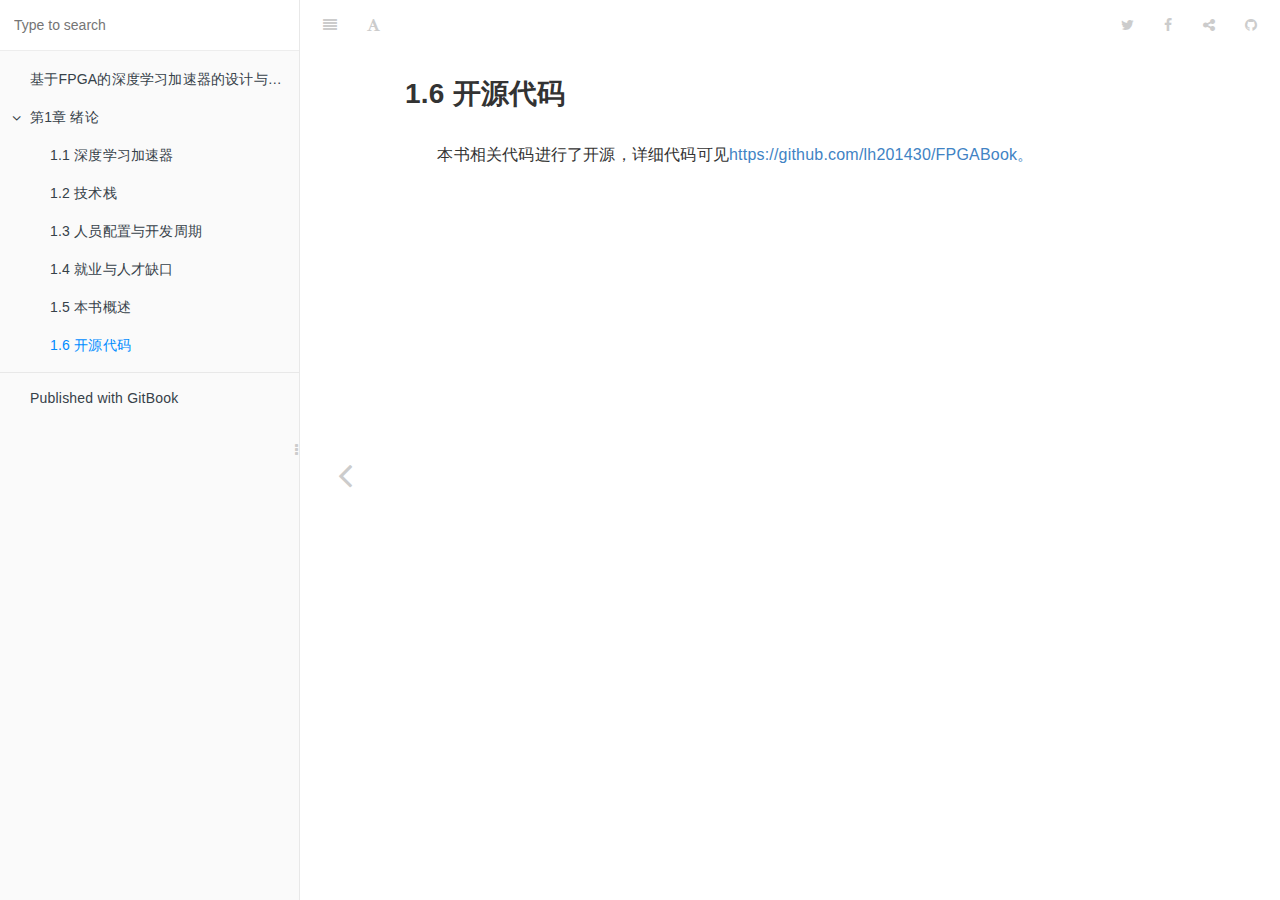
<file: part1/six.html>
<!DOCTYPE HTML>
<html lang="" >
    <head>
        <title>1.6 开源代码 · GitBook</title>
        <meta charset="UTF-8">
        <meta http-equiv="X-UA-Compatible" content="IE=edge" />
        <meta content="text/html; charset=utf-8" http-equiv="Content-Type">
        <meta name="description" content="">
        <meta name="generator" content="GitBook 3.0.0">
        
        
        
    
    <link rel="stylesheet" href="../gitbook/style.css">

    
            
                
                <link rel="stylesheet" href="../gitbook/gitbook-plugin-lightbox/css/lightbox.min.css">
                
            
                
                <link rel="stylesheet" href="../gitbook/gitbook-plugin-chapter-fold/chapter-fold.css">
                
            
                
                <link rel="stylesheet" href="../gitbook/gitbook-plugin-splitter/splitter.css">
                
            
                
                <link rel="stylesheet" href="../gitbook/gitbook-plugin-highlight/website.css">
                
            
                
                <link rel="stylesheet" href="../gitbook/gitbook-plugin-search/search.css">
                
            
                
                <link rel="stylesheet" href="../gitbook/gitbook-plugin-fontsettings/website.css">
                
            
        

    

    
        
        <link rel="stylesheet" href="../styles/website.css">
        
    
        
    
        
    
        
    
        
    

        
    
    
    <meta name="HandheldFriendly" content="true"/>
    <meta name="viewport" content="width=device-width, initial-scale=1, user-scalable=no">
    <meta name="apple-mobile-web-app-capable" content="yes">
    <meta name="apple-mobile-web-app-status-bar-style" content="black">
    <link rel="apple-touch-icon-precomposed" sizes="152x152" href="../gitbook/images/apple-touch-icon-precomposed-152.png">
    <link rel="shortcut icon" href="../gitbook/images/favicon.ico" type="image/x-icon">

    
    
    <link rel="prev" href="five.html" />
    

    </head>
    <body>
        
<div class="book">
    <div class="book-summary">
        
            
<div id="book-search-input" role="search">
    <input type="text" placeholder="Type to search" />
</div>

            
                <nav role="navigation">
                


<ul class="summary">
    
    

    

    
        
        
    
        <li class="chapter " data-level="1.1" data-path="../">
            
                <a href="../">
            
                    
                    基于FPGA的深度学习加速器的设计与实现
            
                </a>
            

            
        </li>
    
        <li class="chapter " data-level="1.2" data-path="main.html">
            
                <a href="main.html">
            
                    
                    第1章 绪论
            
                </a>
            

            
            <ul class="articles">
                
    
        <li class="chapter " data-level="1.2.1" data-path="one.html">
            
                <a href="one.html">
            
                    
                    1.1    深度学习加速器
            
                </a>
            

            
        </li>
    
        <li class="chapter " data-level="1.2.2" data-path="two.html">
            
                <a href="two.html">
            
                    
                    1.2 技术栈
            
                </a>
            

            
        </li>
    
        <li class="chapter " data-level="1.2.3" data-path="three.html">
            
                <a href="three.html">
            
                    
                    1.3 人员配置与开发周期
            
                </a>
            

            
        </li>
    
        <li class="chapter " data-level="1.2.4" data-path="four.html">
            
                <a href="four.html">
            
                    
                    1.4 就业与人才缺口
            
                </a>
            

            
        </li>
    
        <li class="chapter " data-level="1.2.5" data-path="five.html">
            
                <a href="five.html">
            
                    
                    1.5 本书概述
            
                </a>
            

            
        </li>
    
        <li class="chapter active" data-level="1.2.6" data-path="six.html">
            
                <a href="six.html">
            
                    
                    1.6 开源代码
            
                </a>
            

            
        </li>
    

            </ul>
            
        </li>
    

    

    <li class="divider"></li>

    <li>
        <a href="https://www.gitbook.com" target="blank" class="gitbook-link">
            Published with GitBook
        </a>
    </li>
</ul>


                </nav>
            
        
    </div>

    <div class="book-body">
        
            <div class="body-inner">
                
                    

<div class="book-header" role="navigation">
    

    <!-- Title -->
    <h1>
        <i class="fa fa-circle-o-notch fa-spin"></i>
        <a href=".." >1.6 开源代码</a>
    </h1>
</div>




                    <div class="page-wrapper" tabindex="-1" role="main">
                        <div class="page-inner">
                            
<div id="book-search-results">
    <div class="search-noresults">
    
                                <section class="normal markdown-section">
                                
                                <h2 id="16-&#x5F00;&#x6E90;&#x4EE3;&#x7801;">1.6 &#x5F00;&#x6E90;&#x4EE3;&#x7801;</h2>
<p>&#x2003;&#x2003;&#x672C;&#x4E66;&#x76F8;&#x5173;&#x4EE3;&#x7801;&#x8FDB;&#x884C;&#x4E86;&#x5F00;&#x6E90;&#xFF0C;&#x8BE6;&#x7EC6;&#x4EE3;&#x7801;&#x53EF;&#x89C1;<a href="https://github.com/lh201430/FPGABook&#x3002;" _target="blank">https://github.com/lh201430/FPGABook&#x3002;</a></p>

                                
                                </section>
                            
    </div>
    <div class="search-results">
        <div class="has-results">
            
            <h1 class="search-results-title"><span class='search-results-count'></span> results matching "<span class='search-query'></span>"</h1>
            <ul class="search-results-list"></ul>
            
        </div>
        <div class="no-results">
            
            <h1 class="search-results-title">No results matching "<span class='search-query'></span>"</h1>
            
        </div>
    </div>
</div>

                        </div>
                    </div>
                
            </div>

            
                
                <a href="five.html" class="navigation navigation-prev navigation-unique" aria-label="Previous page: 1.5 本书概述">
                    <i class="fa fa-angle-left"></i>
                </a>
                
                
            
        
    </div>

    <script>
        var gitbook = gitbook || [];
        gitbook.push(function() {
            gitbook.page.hasChanged({"page":{"title":"1.6 开源代码","level":"1.2.6","depth":2,"previous":{"title":"1.5 本书概述","level":"1.2.5","depth":2,"path":"part1/five.md","ref":"part1/five.md","articles":[]},"dir":"ltr"},"config":{"gitbook":"*","theme":"default","variables":{},"plugins":["lightbox","chapter-fold","github","splitter"],"pluginsConfig":{"chapter-fold":{},"github":{"url":"https://lh201430.github.io/FPGABook/"},"splitter":{},"search":{},"lunr":{"maxIndexSize":1000000},"fontsettings":{"theme":"white","family":"sans","size":2},"highlight":{},"lightbox":{"jquery":true,"sameUuid":false},"sharing":{"facebook":true,"twitter":true,"google":false,"weibo":false,"instapaper":false,"vk":false,"all":["facebook","google","twitter","weibo","instapaper"]},"theme-default":{"styles":{"website":"styles/website.css","pdf":"styles/pdf.css","epub":"styles/epub.css","mobi":"styles/mobi.css","ebook":"styles/ebook.css","print":"styles/print.css"},"showLevel":false}},"structure":{"langs":"LANGS.md","readme":"README.md","glossary":"GLOSSARY.md","summary":"SUMMARY.md"},"pdf":{"pageNumbers":true,"fontSize":12,"fontFamily":"Arial","paperSize":"a4","chapterMark":"pagebreak","pageBreaksBefore":"/","margin":{"right":62,"left":62,"top":56,"bottom":56}},"styles":{"website":"styles/website.css","ebook":"styles/ebook.css","pdf":"styles/pdf.css","mobi":"styles/mobi.css","epub":"styles/epub.css"}},"file":{"path":"part1/six.md","mtime":"2022-04-12T14:08:27.529Z","type":"markdown"},"gitbook":{"version":"3.0.0","time":"2022-04-12T16:19:34.034Z"},"basePath":"..","book":{"language":""}});
        });
    </script>
</div>

        
    <script src="../gitbook/gitbook.js"></script>
    <script src="../gitbook/theme.js"></script>
    
        
        <script src="../gitbook/gitbook-plugin-lightbox/js/lightbox.min.js"></script>
        
    
        
        <script src="../gitbook/gitbook-plugin-chapter-fold/chapter-fold.js"></script>
        
    
        
        <script src="../gitbook/gitbook-plugin-github/plugin.js"></script>
        
    
        
        <script src="../gitbook/gitbook-plugin-splitter/splitter.js"></script>
        
    
        
        <script src="../gitbook/gitbook-plugin-search/search-engine.js"></script>
        
    
        
        <script src="../gitbook/gitbook-plugin-search/search.js"></script>
        
    
        
        <script src="../gitbook/gitbook-plugin-lunr/lunr.min.js"></script>
        
    
        
        <script src="../gitbook/gitbook-plugin-lunr/search-lunr.js"></script>
        
    
        
        <script src="../gitbook/gitbook-plugin-sharing/buttons.js"></script>
        
    
        
        <script src="../gitbook/gitbook-plugin-fontsettings/buttons.js"></script>
        
    

    </body>
</html>
</file>
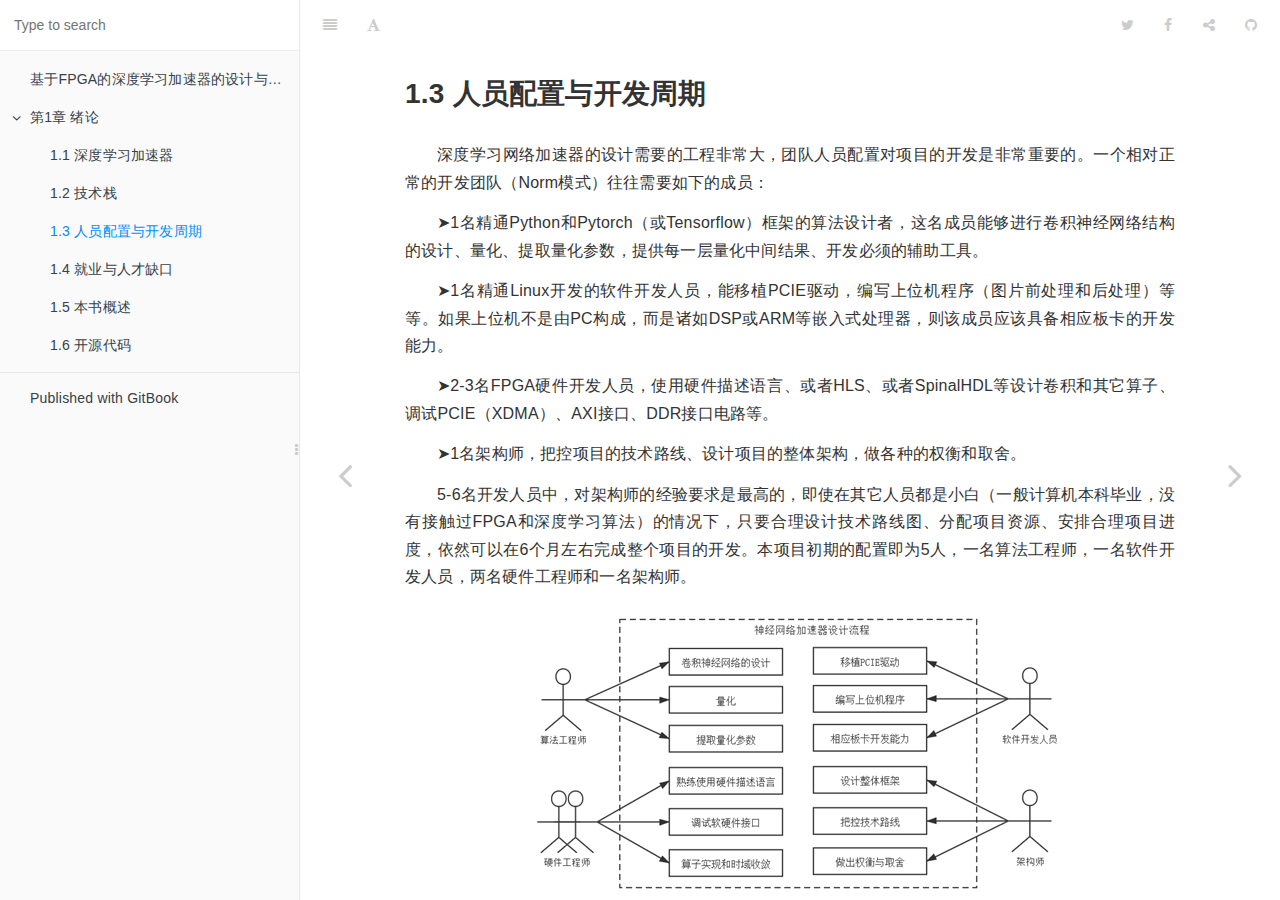
<file: part1/three.html>
<!DOCTYPE HTML>
<html lang="" >
    <head>
        <title>1.3 人员配置与开发周期 · GitBook</title>
        <meta charset="UTF-8">
        <meta http-equiv="X-UA-Compatible" content="IE=edge" />
        <meta content="text/html; charset=utf-8" http-equiv="Content-Type">
        <meta name="description" content="">
        <meta name="generator" content="GitBook 3.0.0">
        
        
        
    
    <link rel="stylesheet" href="../gitbook/style.css">

    
            
                
                <link rel="stylesheet" href="../gitbook/gitbook-plugin-lightbox/css/lightbox.min.css">
                
            
                
                <link rel="stylesheet" href="../gitbook/gitbook-plugin-chapter-fold/chapter-fold.css">
                
            
                
                <link rel="stylesheet" href="../gitbook/gitbook-plugin-splitter/splitter.css">
                
            
                
                <link rel="stylesheet" href="../gitbook/gitbook-plugin-highlight/website.css">
                
            
                
                <link rel="stylesheet" href="../gitbook/gitbook-plugin-search/search.css">
                
            
                
                <link rel="stylesheet" href="../gitbook/gitbook-plugin-fontsettings/website.css">
                
            
        

    

    
        
        <link rel="stylesheet" href="../styles/website.css">
        
    
        
    
        
    
        
    
        
    

        
    
    
    <meta name="HandheldFriendly" content="true"/>
    <meta name="viewport" content="width=device-width, initial-scale=1, user-scalable=no">
    <meta name="apple-mobile-web-app-capable" content="yes">
    <meta name="apple-mobile-web-app-status-bar-style" content="black">
    <link rel="apple-touch-icon-precomposed" sizes="152x152" href="../gitbook/images/apple-touch-icon-precomposed-152.png">
    <link rel="shortcut icon" href="../gitbook/images/favicon.ico" type="image/x-icon">

    
    <link rel="next" href="four.html" />
    
    
    <link rel="prev" href="two.html" />
    

    </head>
    <body>
        
<div class="book">
    <div class="book-summary">
        
            
<div id="book-search-input" role="search">
    <input type="text" placeholder="Type to search" />
</div>

            
                <nav role="navigation">
                


<ul class="summary">
    
    

    

    
        
        
    
        <li class="chapter " data-level="1.1" data-path="../">
            
                <a href="../">
            
                    
                    基于FPGA的深度学习加速器的设计与实现
            
                </a>
            

            
        </li>
    
        <li class="chapter " data-level="1.2" data-path="main.html">
            
                <a href="main.html">
            
                    
                    第1章 绪论
            
                </a>
            

            
            <ul class="articles">
                
    
        <li class="chapter " data-level="1.2.1" data-path="one.html">
            
                <a href="one.html">
            
                    
                    1.1    深度学习加速器
            
                </a>
            

            
        </li>
    
        <li class="chapter " data-level="1.2.2" data-path="two.html">
            
                <a href="two.html">
            
                    
                    1.2 技术栈
            
                </a>
            

            
        </li>
    
        <li class="chapter active" data-level="1.2.3" data-path="three.html">
            
                <a href="three.html">
            
                    
                    1.3 人员配置与开发周期
            
                </a>
            

            
        </li>
    
        <li class="chapter " data-level="1.2.4" data-path="four.html">
            
                <a href="four.html">
            
                    
                    1.4 就业与人才缺口
            
                </a>
            

            
        </li>
    
        <li class="chapter " data-level="1.2.5" data-path="five.html">
            
                <a href="five.html">
            
                    
                    1.5 本书概述
            
                </a>
            

            
        </li>
    
        <li class="chapter " data-level="1.2.6" data-path="six.html">
            
                <a href="six.html">
            
                    
                    1.6 开源代码
            
                </a>
            

            
        </li>
    

            </ul>
            
        </li>
    

    

    <li class="divider"></li>

    <li>
        <a href="https://www.gitbook.com" target="blank" class="gitbook-link">
            Published with GitBook
        </a>
    </li>
</ul>


                </nav>
            
        
    </div>

    <div class="book-body">
        
            <div class="body-inner">
                
                    

<div class="book-header" role="navigation">
    

    <!-- Title -->
    <h1>
        <i class="fa fa-circle-o-notch fa-spin"></i>
        <a href=".." >1.3 人员配置与开发周期</a>
    </h1>
</div>




                    <div class="page-wrapper" tabindex="-1" role="main">
                        <div class="page-inner">
                            
<div id="book-search-results">
    <div class="search-noresults">
    
                                <section class="normal markdown-section">
                                
                                <h2 id="13-&#x4EBA;&#x5458;&#x914D;&#x7F6E;&#x4E0E;&#x5F00;&#x53D1;&#x5468;&#x671F;">1.3 &#x4EBA;&#x5458;&#x914D;&#x7F6E;&#x4E0E;&#x5F00;&#x53D1;&#x5468;&#x671F;</h2>
<p class="content">&#x6DF1;&#x5EA6;&#x5B66;&#x4E60;&#x7F51;&#x7EDC;&#x52A0;&#x901F;&#x5668;&#x7684;&#x8BBE;&#x8BA1;&#x9700;&#x8981;&#x7684;&#x5DE5;&#x7A0B;&#x975E;&#x5E38;&#x5927;&#xFF0C;&#x56E2;&#x961F;&#x4EBA;&#x5458;&#x914D;&#x7F6E;&#x5BF9;&#x9879;&#x76EE;&#x7684;&#x5F00;&#x53D1;&#x662F;&#x975E;&#x5E38;&#x91CD;&#x8981;&#x7684;&#x3002;&#x4E00;&#x4E2A;&#x76F8;&#x5BF9;&#x6B63;&#x5E38;&#x7684;&#x5F00;&#x53D1;&#x56E2;&#x961F;&#xFF08;Norm&#x6A21;&#x5F0F;&#xFF09;&#x5F80;&#x5F80;&#x9700;&#x8981;&#x5982;&#x4E0B;&#x7684;&#x6210;&#x5458;&#xFF1A;</p>

<p class="content">&#x27A4;1&#x540D;&#x7CBE;&#x901A;Python&#x548C;Pytorch&#xFF08;&#x6216;Tensorflow&#xFF09;&#x6846;&#x67B6;&#x7684;&#x7B97;&#x6CD5;&#x8BBE;&#x8BA1;&#x8005;&#xFF0C;&#x8FD9;&#x540D;&#x6210;&#x5458;&#x80FD;&#x591F;&#x8FDB;&#x884C;&#x5377;&#x79EF;&#x795E;&#x7ECF;&#x7F51;&#x7EDC;&#x7ED3;&#x6784;&#x7684;&#x8BBE;&#x8BA1;&#x3001;&#x91CF;&#x5316;&#x3001;&#x63D0;&#x53D6;&#x91CF;&#x5316;&#x53C2;&#x6570;&#xFF0C;&#x63D0;&#x4F9B;&#x6BCF;&#x4E00;&#x5C42;&#x91CF;&#x5316;&#x4E2D;&#x95F4;&#x7ED3;&#x679C;&#x3001;&#x5F00;&#x53D1;&#x5FC5;&#x987B;&#x7684;&#x8F85;&#x52A9;&#x5DE5;&#x5177;&#x3002;</p>

<p class="content">&#x27A4;1&#x540D;&#x7CBE;&#x901A;Linux&#x5F00;&#x53D1;&#x7684;&#x8F6F;&#x4EF6;&#x5F00;&#x53D1;&#x4EBA;&#x5458;&#xFF0C;&#x80FD;&#x79FB;&#x690D;PCIE&#x9A71;&#x52A8;&#xFF0C;&#x7F16;&#x5199;&#x4E0A;&#x4F4D;&#x673A;&#x7A0B;&#x5E8F;&#xFF08;&#x56FE;&#x7247;&#x524D;&#x5904;&#x7406;&#x548C;&#x540E;&#x5904;&#x7406;&#xFF09;&#x7B49;&#x7B49;&#x3002;&#x5982;&#x679C;&#x4E0A;&#x4F4D;&#x673A;&#x4E0D;&#x662F;&#x7531;PC&#x6784;&#x6210;&#xFF0C;&#x800C;&#x662F;&#x8BF8;&#x5982;DSP&#x6216;ARM&#x7B49;&#x5D4C;&#x5165;&#x5F0F;&#x5904;&#x7406;&#x5668;&#xFF0C;&#x5219;&#x8BE5;&#x6210;&#x5458;&#x5E94;&#x8BE5;&#x5177;&#x5907;&#x76F8;&#x5E94;&#x677F;&#x5361;&#x7684;&#x5F00;&#x53D1;&#x80FD;&#x529B;&#x3002;</p>

<p class="content">&#x27A4;2-3&#x540D;FPGA&#x786C;&#x4EF6;&#x5F00;&#x53D1;&#x4EBA;&#x5458;&#xFF0C;&#x4F7F;&#x7528;&#x786C;&#x4EF6;&#x63CF;&#x8FF0;&#x8BED;&#x8A00;&#x3001;&#x6216;&#x8005;HLS&#x3001;&#x6216;&#x8005;SpinalHDL&#x7B49;&#x8BBE;&#x8BA1;&#x5377;&#x79EF;&#x548C;&#x5176;&#x5B83;&#x7B97;&#x5B50;&#x3001;&#x8C03;&#x8BD5;PCIE&#xFF08;XDMA&#xFF09;&#x3001;AXI&#x63A5;&#x53E3;&#x3001;DDR&#x63A5;&#x53E3;&#x7535;&#x8DEF;&#x7B49;&#x3002;</p>

<p class="content">&#x27A4;1&#x540D;&#x67B6;&#x6784;&#x5E08;&#xFF0C;&#x628A;&#x63A7;&#x9879;&#x76EE;&#x7684;&#x6280;&#x672F;&#x8DEF;&#x7EBF;&#x3001;&#x8BBE;&#x8BA1;&#x9879;&#x76EE;&#x7684;&#x6574;&#x4F53;&#x67B6;&#x6784;&#xFF0C;&#x505A;&#x5404;&#x79CD;&#x7684;&#x6743;&#x8861;&#x548C;&#x53D6;&#x820D;&#x3002;</p>

<p class="content">5-6&#x540D;&#x5F00;&#x53D1;&#x4EBA;&#x5458;&#x4E2D;&#xFF0C;&#x5BF9;&#x67B6;&#x6784;&#x5E08;&#x7684;&#x7ECF;&#x9A8C;&#x8981;&#x6C42;&#x662F;&#x6700;&#x9AD8;&#x7684;&#xFF0C;&#x5373;&#x4F7F;&#x5728;&#x5176;&#x5B83;&#x4EBA;&#x5458;&#x90FD;&#x662F;&#x5C0F;&#x767D;&#xFF08;&#x4E00;&#x822C;&#x8BA1;&#x7B97;&#x673A;&#x672C;&#x79D1;&#x6BD5;&#x4E1A;&#xFF0C;&#x6CA1;&#x6709;&#x63A5;&#x89E6;&#x8FC7;FPGA&#x548C;&#x6DF1;&#x5EA6;&#x5B66;&#x4E60;&#x7B97;&#x6CD5;&#xFF09;&#x7684;&#x60C5;&#x51B5;&#x4E0B;&#xFF0C;&#x53EA;&#x8981;&#x5408;&#x7406;&#x8BBE;&#x8BA1;&#x6280;&#x672F;&#x8DEF;&#x7EBF;&#x56FE;&#x3001;&#x5206;&#x914D;&#x9879;&#x76EE;&#x8D44;&#x6E90;&#x3001;&#x5B89;&#x6392;&#x5408;&#x7406;&#x9879;&#x76EE;&#x8FDB;&#x5EA6;&#xFF0C;&#x4F9D;&#x7136;&#x53EF;&#x4EE5;&#x5728;6&#x4E2A;&#x6708;&#x5DE6;&#x53F3;&#x5B8C;&#x6210;&#x6574;&#x4E2A;&#x9879;&#x76EE;&#x7684;&#x5F00;&#x53D1;&#x3002;&#x672C;&#x9879;&#x76EE;&#x521D;&#x671F;&#x7684;&#x914D;&#x7F6E;&#x5373;&#x4E3A;5&#x4EBA;&#xFF0C;&#x4E00;&#x540D;&#x7B97;&#x6CD5;&#x5DE5;&#x7A0B;&#x5E08;&#xFF0C;&#x4E00;&#x540D;&#x8F6F;&#x4EF6;&#x5F00;&#x53D1;&#x4EBA;&#x5458;&#xFF0C;&#x4E24;&#x540D;&#x786C;&#x4EF6;&#x5DE5;&#x7A0B;&#x5E08;&#x548C;&#x4E00;&#x540D;&#x67B6;&#x6784;&#x5E08;&#x3002;</p>

<p><a href="../image/imageOne/3.1.jpg" data-lightbox="293febd0-f9e2-4b2c-96ba-7f8c7a76a6d3" data-title="avatar"><img src="../image/imageOne/3.1.jpg" alt="avatar"></a></p>
<center><p class="pColor">&#x56FE;1-4 &#x6B63;&#x5E38;&#x6A21;&#x5F0F;</p></center>

<p class="content">&#x5982;&#x679C;&#x4EBA;&#x5458;&#x90FD;&#x6709;&#x4E00;&#x5B9A;&#x7684;&#x7F16;&#x7A0B;&#x7ECF;&#x9A8C;&#xFF0C;&#x5219;&#x6574;&#x4E2A;&#x56E2;&#x961F;&#x7684;&#x89C4;&#x6A21;&#x53EF;&#x4EE5;&#x8FDB;&#x4E00;&#x6B65;&#x524A;&#x51CF;&#xFF0C;&#x5176;&#x4E2D;&#x8F6F;&#x4EF6;&#x5F00;&#x53D1;&#x4EBA;&#x5458;&#x548C;&#x7B97;&#x6CD5;&#x5DE5;&#x7A0B;&#x5E08;&#x7684;&#x4EFB;&#x52A1;&#x5408;&#x5E76;&#xFF0C;&#x786C;&#x4EF6;&#x5F00;&#x53D1;&#x4EBA;&#x5458;&#x5219;&#x964D;&#x4F4E;&#x5230;2&#x540D;&#xFF0C;&#x4FDD;&#x7559;&#x4E00;&#x540D;&#x67B6;&#x6784;&#x5E08;&#xFF0C;&#x517C;&#x987E;&#x8F6F;&#x786C;&#x4EF6;&#x5F00;&#x53D1;&#x3002;&#x5C3D;&#x7BA1;&#x51CF;&#x5C11;&#x4E86;2&#x540D;&#x5F00;&#x53D1;&#x4EBA;&#x5458;&#xFF0C;&#x4F46;&#x662F;&#x5728;&#x7F16;&#x7A0B;&#x7ECF;&#x9A8C;&#x4E30;&#x5BCC;&#x7684;&#x60C5;&#x51B5;&#x4E0B;&#xFF0C;&#x8FDB;&#x5EA6;&#x53EF;&#x4EE5;&#x63D0;&#x9AD8;&#x5230;4&#x4E2A;&#x6708;&#x5DE6;&#x53F3;&#x3002;</p>

<p><a href="../image/imageOne/3.2.jpg" data-lightbox="65318567-e3fa-4c97-a8f4-85ca2b6aaf00" data-title="avatar"><img src="../image/imageOne/3.2.jpg" alt="avatar"></a></p>
<center><p class="pColor">&#x56FE;1-5 &#x7D27;&#x51D1;&#x6A21;&#x5F0F;</p></center>

<p class="content">&#x5F53;&#x7136;&#x4EBA;&#x5458;&#x53EF;&#x4EE5;&#x8FDB;&#x4E00;&#x6B65;&#x524A;&#x51CF;&#xFF0C;&#x4ECE;4&#x540D;&#x524A;&#x51CF;&#x5230;2&#x540D;&#xFF0C;&#x5206;&#x522B;&#x4E3A;&#x8F6F;&#x4EF6;&#x5DE5;&#x7A0B;&#x5E08;&#x548C;&#x786C;&#x4EF6;&#x5DE5;&#x7A0B;&#x5E08;&#x3002;&#x8FD9;&#x5C06;&#x8FDB;&#x5165;&#x4E00;&#x79CD;Hard&#x6A21;&#x5F0F;&#xFF0C;&#x5BF9;&#x5F00;&#x53D1;&#x4EBA;&#x5458;&#x7684;&#x7F16;&#x7A0B;&#x7ECF;&#x9A8C;&#x548C;&#x77E5;&#x8BC6;&#x50A8;&#x5907;&#x63D0;&#x4F9B;&#x4E86;&#x975E;&#x5E38;&#x9AD8;&#x7684;&#x8981;&#x6C42;&#x3002;&#x4E00;&#x822C;&#x8F6F;&#x4EF6;&#x5DE5;&#x7A0B;&#x5E08;&#x9664;&#x4E86;&#x6A21;&#x578B;&#x7684;&#x8BAD;&#x7EC3;&#x3001;&#x91CF;&#x5316;&#x548C;&#x4E0A;&#x4F4D;&#x673A;&#x7684;&#x5F00;&#x53D1;&#x5916;&#xFF0C;&#x53EF;&#x4EE5;&#x517C;&#x987E;&#x8F6F;&#x786C;&#x4EF6;&#x63A5;&#x53E3;&#x7684;&#x8BBE;&#x8BA1;&#xFF0C;&#x786C;&#x4EF6;&#x5DE5;&#x7A0B;&#x5E08;&#x5219;&#x4E13;&#x6CE8;&#x4E8E;&#x7B97;&#x5B50;&#x5F00;&#x53D1;&#x548C;&#x6700;&#x540E;&#x7684;&#x65F6;&#x5E8F;&#x6536;&#x655B;&#x3002;&#x8FD9;&#x91CC;&#x786C;&#x4EF6;&#x5DE5;&#x7A0B;&#x5E08;&#x8FD8;&#x8981;&#x517C;&#x987E;&#x67B6;&#x6784;&#x7684;&#x8BBE;&#x8BA1;&#xFF0C;&#x7531;&#x4E8E;&#x4EBA;&#x624B;&#x7684;&#x539F;&#x56E0;&#xFF0C;&#x5728;&#x8BBE;&#x8BA1;&#x7684;&#x65F6;&#x5019;&#x5E94;&#x8BE5;&#x6700;&#x5927;&#x5316;&#x7684;&#x6EE1;&#x8DB3;&#x786C;&#x4EF6;&#x5DE5;&#x7A0B;&#x5E08;&#x7684;&#x8981;&#x6C42;&#xFF0C;&#x6BD5;&#x7ADF;&#x8F6F;&#x4EF6;&#x6BD4;&#x786C;&#x4EF6;&#x66F4;&#x5BB9;&#x6613;&#x4FEE;&#x6539;&#x3002;</p>

<p class="content">&#x4E00;&#x540D;&#x4F18;&#x79C0;&#x7684;&#x67B6;&#x6784;&#x5E08;&#x80FD;&#x591F;&#x517C;&#x987E;&#x9879;&#x76EE;&#x6240;&#x9700;&#x7684;&#x5168;&#x90E8;&#x89D2;&#x8272;&#x548C;&#x5177;&#x5907;&#x9879;&#x76EE;&#x5F00;&#x53D1;&#x6240;&#x9700;&#x7684;&#x5168;&#x90E8;&#x6280;&#x672F;&#x50A8;&#x5907;&#x3002;&#x56E0;&#x6B64;&#x5728;&#x4EC5;&#x6709;&#x4E00;&#x540D;&#x67B6;&#x6784;&#x5E08;&#x7684;&#x6761;&#x4EF6;&#x4E0B;&#xFF0C;&#x4F9D;&#x65E7;&#x80FD;&#x591F;&#x5B8C;&#x6210;&#x6574;&#x4E2A;&#x9879;&#x76EE;&#x7684;&#x5F00;&#x53D1;&#x3002;&#x4F46;&#x8FD9;&#x65F6;&#x5019;&#xFF0C;&#x5F80;&#x5F80;&#x662F;&#x9488;&#x5BF9;&#x5177;&#x4F53;&#x7684;&#x795E;&#x7ECF;&#x7F51;&#x7EDC;&#x8FDB;&#x884C;&#x4E13;&#x7528;&#x7684;&#x52A0;&#x901F;&#x5668;&#x7684;&#x5F00;&#x53D1;&#xFF0C;&#x9700;&#x8981;&#x5728;&#x9879;&#x76EE;&#x521D;&#x671F;&#xFF0C;&#x4F7F;&#x7528;&#x5C3D;&#x53EF;&#x80FD;&#x5C11;&#x7684;&#x7B97;&#x5B50;&#x6784;&#x5EFA;&#x795E;&#x7ECF;&#x7F51;&#x7EDC;&#xFF0C;&#x8FD9;&#x6837;&#x624D;&#x80FD;&#x6700;&#x5C0F;&#x5316;&#x6574;&#x4E2A;&#x9879;&#x76EE;&#x7684;&#x5DE5;&#x4F5C;&#x91CF;&#x3002;&#x4F46;&#x9879;&#x76EE;&#x6240;&#x9700;&#x7684;&#x5DE5;&#x4F5C;&#x91CF;&#x662F;&#x6BD4;&#x8F83;&#x5E9E;&#x5927;&#x7684;&#xFF0C;&#x96BE;&#x514D;&#x987E;&#x6B64;&#x5931;&#x5F7C;&#x3002;&#x540C;&#x65F6;&#xFF0C;&#x5408;&#x7406;&#x7684;&#x4EBA;&#x5458;&#x914D;&#x7F6E;&#x548C;&#x5206;&#x5DE5;&#x80FD;&#x6700;&#x5927;&#x5316;&#x5F00;&#x53D1;&#x6548;&#x7387;&#xFF0C;&#x5E76;&#x4F7F;&#x5F97;&#x9879;&#x76EE;&#x66F4;&#x5BB9;&#x6613;&#x7BA1;&#x7406;&#x548C;&#x7EF4;&#x62A4;&#x3002;</p>

<p><a href="../image/imageOne/3.3.jpg" data-lightbox="27f48f85-a167-4f93-87ec-e91aec3afbd7" data-title="avatar"><img src="../image/imageOne/3.3.jpg" alt="avatar"></a></p>
<center><p class="pColor">&#x56FE;1-6 Hard&#x6A21;&#x5F0F;</p></center>

<p class="content">&#x5728;&#x7ECF;&#x8D39;&#x9700;&#x6C42;&#x4E0A;&#xFF0C;&#x5982;&#x679C;&#x662F;&#x516C;&#x53F8;&#xFF0C;&#x6309;&#x7167;4&#x4EBA;&#x56E2;&#x961F;&#x548C;3&#x4E2A;&#x6708;&#x7684;&#x5F00;&#x53D1;&#x5468;&#x671F;&#x8BA1;&#x7B97;&#xFF0C;&#x6BCF;&#x540D;&#x7A0B;&#x5E8F;&#x5458;&#x7684;&#x6210;&#x672C;&#x5728;4&#x4E07;/&#x6708;&#xFF0C;&#x56E0;&#x6B64;&#x6574;&#x4E2A;&#x5F00;&#x53D1;&#x7684;&#x4EBA;&#x5458;&#x6210;&#x672C;&#x5C06;&#x8FBE;&#x5230;4x3x4=48&#x4E07;&#x3002;&#x5F53;&#x5F00;&#x53D1;&#x51FA;&#x7B2C;&#x4E00;&#x7248;&#x540E;&#xFF0C;&#x5BF9;&#x5176;&#x5B83;&#x795E;&#x7ECF;&#x7F51;&#x7EDC;&#x7684;&#x79FB;&#x690D;&#x5DE5;&#x4F5C;&#x5C06;&#x4F1A;&#x53D8;&#x7684;&#x6BD4;&#x8F83;&#x5BB9;&#x6613;&#xFF0C;&#x4E00;&#x822C;&#x5728;&#x4E0D;&#x589E;&#x52A0;&#x65B0;&#x7684;&#x7B97;&#x5B50;&#x652F;&#x6301;&#x7684;&#x60C5;&#x51B5;&#x4E0B;&#xFF0C;&#x5728;&#x4E0D;&#x8D85;&#x8FC7;1&#x5468;&#x7684;&#x65F6;&#x95F4;&#x5185;&#xFF0C;&#x65E2;&#x53EF;&#x4EE5;&#x91CD;&#x65B0;&#x9488;&#x5BF9;&#x4E00;&#x4E2A;&#x5177;&#x4F53;&#x7684;&#x5E94;&#x7528;&#xFF0C;&#x5177;&#x4F53;&#x7684;&#x7F51;&#x7EDC;&#x7ED3;&#x6784;&#xFF0C;&#x8FBE;&#x5230;&#x4E00;&#x5B9A;&#x6027;&#x80FD;&#x548C;&#x7CBE;&#x5EA6;&#x7684;&#x795E;&#x7ECF;&#x7F51;&#x7EDC;&#x52A0;&#x901F;&#x5668;&#x3002;&#x800C;&#x4EBA;&#x5458;&#x5219;&#x53EF;&#x4EE5;&#x538B;&#x7F29;&#x5230;1-2&#x540D;&#xFF0C;&#x56E0;&#x6B64;&#x79FB;&#x690D;&#x6210;&#x672C;&#x5927;&#x7EA6;&#x53EF;&#x63A7;&#x5236;&#x5728;&#x4E3A;5-10&#x4E07;&#x4EE5;&#x5185;&#x3002;&#x5BF9;&#x4E8E;&#x9700;&#x8981;&#x5F00;&#x53D1;&#x65B0;&#x7684;&#x7B97;&#x5B50;&#x652F;&#x6301;&#x7684;&#x5E94;&#x7528;&#xFF0C;&#x5F00;&#x53D1;&#x65F6;&#x95F4;&#x4E00;&#x822C;&#x4E5F;&#x4E0D;&#x4F1A;&#x8D85;&#x8FC7;&#x4E00;&#x4E2A;&#x6708;&#xFF0C;&#x6210;&#x672C;&#x4E5F;&#x53EF;&#x63A7;&#x5236;&#x5728;20&#x4E07;&#x4EE5;&#x5185;&#x3002;</p>

<p class="content">&#x5BF9;&#x4E8E;&#x9AD8;&#x6821;&#xFF0C;&#x7531;&#x4E8E;&#x9AD8;&#x6821;&#x4E3B;&#x8981;&#x662F;&#x8FDB;&#x884C;&#x7814;&#x7A76;&#x5DE5;&#x4F5C;&#xFF0C;&#x7814;&#x7A76;&#x751F;&#x4EE5;&#x5B66;&#x4E60;&#x6280;&#x672F;&#x4E3A;&#x76EE;&#x7684;&#x8FDB;&#x884C;&#x5F00;&#x53D1;&#x5DE5;&#x4F5C;&#xFF0C;&#x56E0;&#x6B64;&#x4E3B;&#x8981;&#x662F;&#x65F6;&#x95F4;&#x6210;&#x672C;&#x3002;&#x5728;&#x4EBA;&#x5458;&#x914D;&#x7F6E;&#x5145;&#x88D5;&#x7684;&#x60C5;&#x51B5;&#x4E0B;&#xFF0C;&#x7ECF;&#x8FC7;&#x534A;&#x5E74;&#x5DE6;&#x53F3;&#x7684;&#x5F00;&#x53D1;&#xFF0C;&#x5373;&#x53EF;&#x4EE5;&#x62E5;&#x6709;&#x5C5E;&#x4E8E;&#x81EA;&#x5DF1;&#x7684;&#x6DF1;&#x5EA6;&#x5B66;&#x4E60;&#x52A0;&#x901F;&#x5668;&#xFF08;&#x5E73;&#x53F0;&#xFF09;&#xFF0C;&#x5728;&#x8BE5;&#x5E73;&#x53F0;&#x4E0B;&#xFF0C;&#x53EF;&#x4EE5;&#x8FDB;&#x884C;&#x67B6;&#x6784;&#x3001;&#x8BBE;&#x8BA1;&#x7A7A;&#x95F4;&#x7B49;&#x65B9;&#x9762;&#x7684;&#x7814;&#x7A76;&#x5DE5;&#x4F5C;&#x3002;&#x5982;&#x679C;&#x5728;&#x672C;&#x6559;&#x6750;&#x7684;&#x6307;&#x5BFC;&#x4E0B;&#xFF0C;&#x53EF;&#x4EE5;&#x5728;&#x5927;&#x7EA6;1-2&#x4E2A;&#x6708;&#x7684;&#x65F6;&#x95F4;&#x5B8C;&#x6210;&#x5E73;&#x53F0;&#x7684;&#x5F00;&#x53D1;&#xFF0C;&#x6781;&#x5927;&#x7684;&#x8282;&#x7EA6;&#x7814;&#x7A76;&#x65F6;&#x95F4;&#x3002;</p>

                                
                                </section>
                            
    </div>
    <div class="search-results">
        <div class="has-results">
            
            <h1 class="search-results-title"><span class='search-results-count'></span> results matching "<span class='search-query'></span>"</h1>
            <ul class="search-results-list"></ul>
            
        </div>
        <div class="no-results">
            
            <h1 class="search-results-title">No results matching "<span class='search-query'></span>"</h1>
            
        </div>
    </div>
</div>

                        </div>
                    </div>
                
            </div>

            
                
                <a href="two.html" class="navigation navigation-prev " aria-label="Previous page: 1.2 技术栈">
                    <i class="fa fa-angle-left"></i>
                </a>
                
                
                <a href="four.html" class="navigation navigation-next " aria-label="Next page: 1.4 就业与人才缺口">
                    <i class="fa fa-angle-right"></i>
                </a>
                
            
        
    </div>

    <script>
        var gitbook = gitbook || [];
        gitbook.push(function() {
            gitbook.page.hasChanged({"page":{"title":"1.3 人员配置与开发周期","level":"1.2.3","depth":2,"next":{"title":"1.4 就业与人才缺口","level":"1.2.4","depth":2,"path":"part1/four.md","ref":"part1/four.md","articles":[]},"previous":{"title":"1.2 技术栈","level":"1.2.2","depth":2,"path":"part1/two.md","ref":"part1/two.md","articles":[]},"dir":"ltr"},"config":{"gitbook":"*","theme":"default","variables":{},"plugins":["lightbox","chapter-fold","github","splitter"],"pluginsConfig":{"chapter-fold":{},"github":{"url":"https://lh201430.github.io/FPGABook/"},"splitter":{},"search":{},"lunr":{"maxIndexSize":1000000},"fontsettings":{"theme":"white","family":"sans","size":2},"highlight":{},"lightbox":{"jquery":true,"sameUuid":false},"sharing":{"facebook":true,"twitter":true,"google":false,"weibo":false,"instapaper":false,"vk":false,"all":["facebook","google","twitter","weibo","instapaper"]},"theme-default":{"styles":{"website":"styles/website.css","pdf":"styles/pdf.css","epub":"styles/epub.css","mobi":"styles/mobi.css","ebook":"styles/ebook.css","print":"styles/print.css"},"showLevel":false}},"structure":{"langs":"LANGS.md","readme":"README.md","glossary":"GLOSSARY.md","summary":"SUMMARY.md"},"pdf":{"pageNumbers":true,"fontSize":12,"fontFamily":"Arial","paperSize":"a4","chapterMark":"pagebreak","pageBreaksBefore":"/","margin":{"right":62,"left":62,"top":56,"bottom":56}},"styles":{"website":"styles/website.css","ebook":"styles/ebook.css","pdf":"styles/pdf.css","mobi":"styles/mobi.css","epub":"styles/epub.css"}},"file":{"path":"part1/three.md","mtime":"2022-04-12T16:19:29.054Z","type":"markdown"},"gitbook":{"version":"3.0.0","time":"2022-04-12T16:19:34.034Z"},"basePath":"..","book":{"language":""}});
        });
    </script>
</div>

        
    <script src="../gitbook/gitbook.js"></script>
    <script src="../gitbook/theme.js"></script>
    
        
        <script src="../gitbook/gitbook-plugin-lightbox/js/lightbox.min.js"></script>
        
    
        
        <script src="../gitbook/gitbook-plugin-chapter-fold/chapter-fold.js"></script>
        
    
        
        <script src="../gitbook/gitbook-plugin-github/plugin.js"></script>
        
    
        
        <script src="../gitbook/gitbook-plugin-splitter/splitter.js"></script>
        
    
        
        <script src="../gitbook/gitbook-plugin-search/search-engine.js"></script>
        
    
        
        <script src="../gitbook/gitbook-plugin-search/search.js"></script>
        
    
        
        <script src="../gitbook/gitbook-plugin-lunr/lunr.min.js"></script>
        
    
        
        <script src="../gitbook/gitbook-plugin-lunr/search-lunr.js"></script>
        
    
        
        <script src="../gitbook/gitbook-plugin-sharing/buttons.js"></script>
        
    
        
        <script src="../gitbook/gitbook-plugin-fontsettings/buttons.js"></script>
        
    

    </body>
</html>
</file>
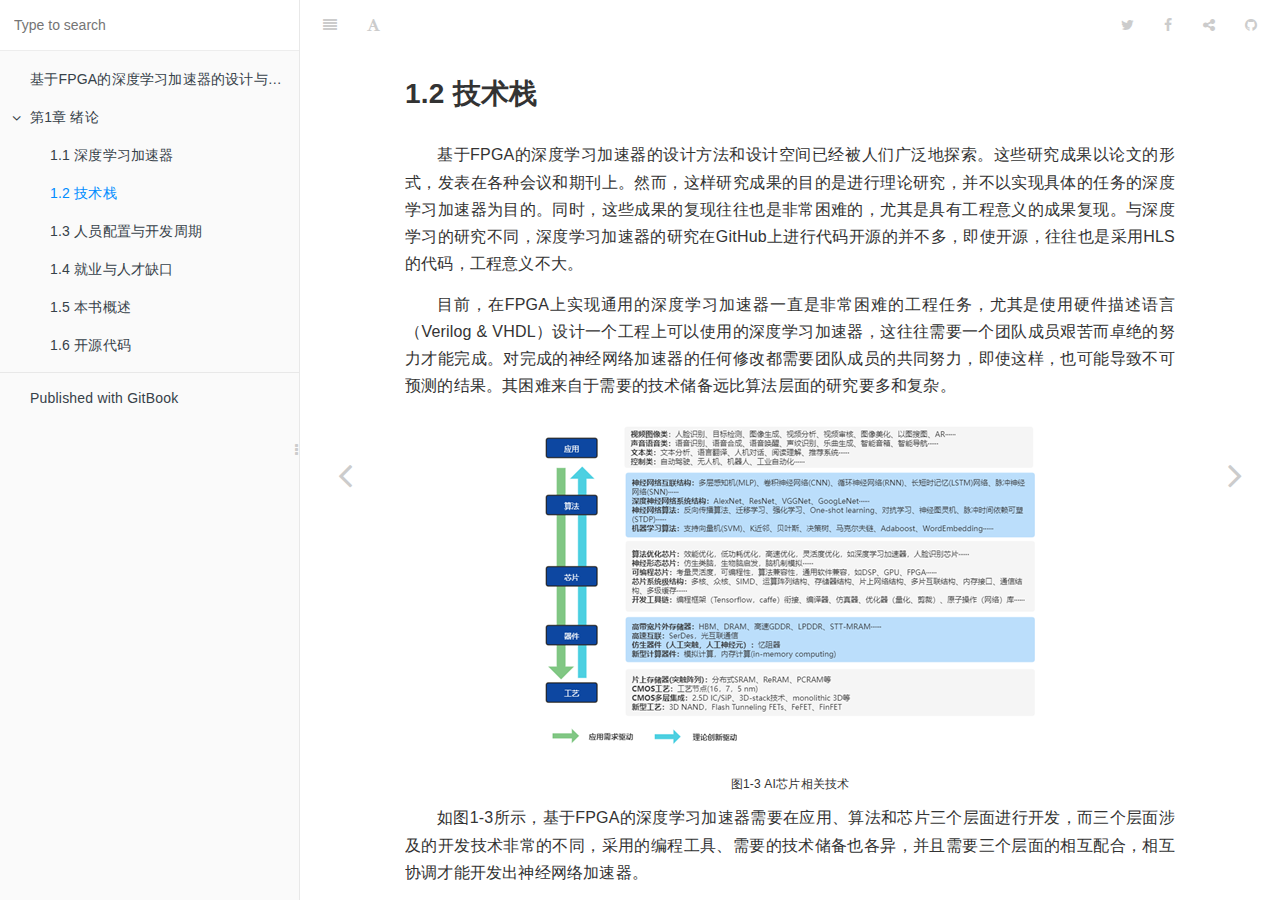
<file: part1/two.html>
<!DOCTYPE HTML>
<html lang="" >
    <head>
        <title>1.2 技术栈 · GitBook</title>
        <meta charset="UTF-8">
        <meta http-equiv="X-UA-Compatible" content="IE=edge" />
        <meta content="text/html; charset=utf-8" http-equiv="Content-Type">
        <meta name="description" content="">
        <meta name="generator" content="GitBook 3.0.0">
        
        
        
    
    <link rel="stylesheet" href="../gitbook/style.css">

    
            
                
                <link rel="stylesheet" href="../gitbook/gitbook-plugin-lightbox/css/lightbox.min.css">
                
            
                
                <link rel="stylesheet" href="../gitbook/gitbook-plugin-chapter-fold/chapter-fold.css">
                
            
                
                <link rel="stylesheet" href="../gitbook/gitbook-plugin-splitter/splitter.css">
                
            
                
                <link rel="stylesheet" href="../gitbook/gitbook-plugin-highlight/website.css">
                
            
                
                <link rel="stylesheet" href="../gitbook/gitbook-plugin-search/search.css">
                
            
                
                <link rel="stylesheet" href="../gitbook/gitbook-plugin-fontsettings/website.css">
                
            
        

    

    
        
        <link rel="stylesheet" href="../styles/website.css">
        
    
        
    
        
    
        
    
        
    

        
    
    
    <meta name="HandheldFriendly" content="true"/>
    <meta name="viewport" content="width=device-width, initial-scale=1, user-scalable=no">
    <meta name="apple-mobile-web-app-capable" content="yes">
    <meta name="apple-mobile-web-app-status-bar-style" content="black">
    <link rel="apple-touch-icon-precomposed" sizes="152x152" href="../gitbook/images/apple-touch-icon-precomposed-152.png">
    <link rel="shortcut icon" href="../gitbook/images/favicon.ico" type="image/x-icon">

    
    <link rel="next" href="three.html" />
    
    
    <link rel="prev" href="one.html" />
    

    </head>
    <body>
        
<div class="book">
    <div class="book-summary">
        
            
<div id="book-search-input" role="search">
    <input type="text" placeholder="Type to search" />
</div>

            
                <nav role="navigation">
                


<ul class="summary">
    
    

    

    
        
        
    
        <li class="chapter " data-level="1.1" data-path="../">
            
                <a href="../">
            
                    
                    基于FPGA的深度学习加速器的设计与实现
            
                </a>
            

            
        </li>
    
        <li class="chapter " data-level="1.2" data-path="main.html">
            
                <a href="main.html">
            
                    
                    第1章 绪论
            
                </a>
            

            
            <ul class="articles">
                
    
        <li class="chapter " data-level="1.2.1" data-path="one.html">
            
                <a href="one.html">
            
                    
                    1.1    深度学习加速器
            
                </a>
            

            
        </li>
    
        <li class="chapter active" data-level="1.2.2" data-path="two.html">
            
                <a href="two.html">
            
                    
                    1.2 技术栈
            
                </a>
            

            
        </li>
    
        <li class="chapter " data-level="1.2.3" data-path="three.html">
            
                <a href="three.html">
            
                    
                    1.3 人员配置与开发周期
            
                </a>
            

            
        </li>
    
        <li class="chapter " data-level="1.2.4" data-path="four.html">
            
                <a href="four.html">
            
                    
                    1.4 就业与人才缺口
            
                </a>
            

            
        </li>
    
        <li class="chapter " data-level="1.2.5" data-path="five.html">
            
                <a href="five.html">
            
                    
                    1.5 本书概述
            
                </a>
            

            
        </li>
    
        <li class="chapter " data-level="1.2.6" data-path="six.html">
            
                <a href="six.html">
            
                    
                    1.6 开源代码
            
                </a>
            

            
        </li>
    

            </ul>
            
        </li>
    

    

    <li class="divider"></li>

    <li>
        <a href="https://www.gitbook.com" target="blank" class="gitbook-link">
            Published with GitBook
        </a>
    </li>
</ul>


                </nav>
            
        
    </div>

    <div class="book-body">
        
            <div class="body-inner">
                
                    

<div class="book-header" role="navigation">
    

    <!-- Title -->
    <h1>
        <i class="fa fa-circle-o-notch fa-spin"></i>
        <a href=".." >1.2 技术栈</a>
    </h1>
</div>




                    <div class="page-wrapper" tabindex="-1" role="main">
                        <div class="page-inner">
                            
<div id="book-search-results">
    <div class="search-noresults">
    
                                <section class="normal markdown-section">
                                
                                <h2 id="12-&#x6280;&#x672F;&#x6808;">1.2 &#x6280;&#x672F;&#x6808;</h2>
<p class="content">&#x57FA;&#x4E8E;FPGA&#x7684;&#x6DF1;&#x5EA6;&#x5B66;&#x4E60;&#x52A0;&#x901F;&#x5668;&#x7684;&#x8BBE;&#x8BA1;&#x65B9;&#x6CD5;&#x548C;&#x8BBE;&#x8BA1;&#x7A7A;&#x95F4;&#x5DF2;&#x7ECF;&#x88AB;&#x4EBA;&#x4EEC;&#x5E7F;&#x6CDB;&#x5730;&#x63A2;&#x7D22;&#x3002;&#x8FD9;&#x4E9B;&#x7814;&#x7A76;&#x6210;&#x679C;&#x4EE5;&#x8BBA;&#x6587;&#x7684;&#x5F62;&#x5F0F;&#xFF0C;&#x53D1;&#x8868;&#x5728;&#x5404;&#x79CD;&#x4F1A;&#x8BAE;&#x548C;&#x671F;&#x520A;&#x4E0A;&#x3002;&#x7136;&#x800C;&#xFF0C;&#x8FD9;&#x6837;&#x7814;&#x7A76;&#x6210;&#x679C;&#x7684;&#x76EE;&#x7684;&#x662F;&#x8FDB;&#x884C;&#x7406;&#x8BBA;&#x7814;&#x7A76;&#xFF0C;&#x5E76;&#x4E0D;&#x4EE5;&#x5B9E;&#x73B0;&#x5177;&#x4F53;&#x7684;&#x4EFB;&#x52A1;&#x7684;&#x6DF1;&#x5EA6;&#x5B66;&#x4E60;&#x52A0;&#x901F;&#x5668;&#x4E3A;&#x76EE;&#x7684;&#x3002;&#x540C;&#x65F6;&#xFF0C;&#x8FD9;&#x4E9B;&#x6210;&#x679C;&#x7684;&#x590D;&#x73B0;&#x5F80;&#x5F80;&#x4E5F;&#x662F;&#x975E;&#x5E38;&#x56F0;&#x96BE;&#x7684;&#xFF0C;&#x5C24;&#x5176;&#x662F;&#x5177;&#x6709;&#x5DE5;&#x7A0B;&#x610F;&#x4E49;&#x7684;&#x6210;&#x679C;&#x590D;&#x73B0;&#x3002;&#x4E0E;&#x6DF1;&#x5EA6;&#x5B66;&#x4E60;&#x7684;&#x7814;&#x7A76;&#x4E0D;&#x540C;&#xFF0C;&#x6DF1;&#x5EA6;&#x5B66;&#x4E60;&#x52A0;&#x901F;&#x5668;&#x7684;&#x7814;&#x7A76;&#x5728;GitHub&#x4E0A;&#x8FDB;&#x884C;&#x4EE3;&#x7801;&#x5F00;&#x6E90;&#x7684;&#x5E76;&#x4E0D;&#x591A;&#xFF0C;&#x5373;&#x4F7F;&#x5F00;&#x6E90;&#xFF0C;&#x5F80;&#x5F80;&#x4E5F;&#x662F;&#x91C7;&#x7528;HLS&#x7684;&#x4EE3;&#x7801;&#xFF0C;&#x5DE5;&#x7A0B;&#x610F;&#x4E49;&#x4E0D;&#x5927;&#x3002;</p>

<p class="content">&#x76EE;&#x524D;&#xFF0C;&#x5728;FPGA&#x4E0A;&#x5B9E;&#x73B0;&#x901A;&#x7528;&#x7684;&#x6DF1;&#x5EA6;&#x5B66;&#x4E60;&#x52A0;&#x901F;&#x5668;&#x4E00;&#x76F4;&#x662F;&#x975E;&#x5E38;&#x56F0;&#x96BE;&#x7684;&#x5DE5;&#x7A0B;&#x4EFB;&#x52A1;&#xFF0C;&#x5C24;&#x5176;&#x662F;&#x4F7F;&#x7528;&#x786C;&#x4EF6;&#x63CF;&#x8FF0;&#x8BED;&#x8A00;&#xFF08;Verilog &amp; VHDL&#xFF09;&#x8BBE;&#x8BA1;&#x4E00;&#x4E2A;&#x5DE5;&#x7A0B;&#x4E0A;&#x53EF;&#x4EE5;&#x4F7F;&#x7528;&#x7684;&#x6DF1;&#x5EA6;&#x5B66;&#x4E60;&#x52A0;&#x901F;&#x5668;&#xFF0C;&#x8FD9;&#x5F80;&#x5F80;&#x9700;&#x8981;&#x4E00;&#x4E2A;&#x56E2;&#x961F;&#x6210;&#x5458;&#x8270;&#x82E6;&#x800C;&#x5353;&#x7EDD;&#x7684;&#x52AA;&#x529B;&#x624D;&#x80FD;&#x5B8C;&#x6210;&#x3002;&#x5BF9;&#x5B8C;&#x6210;&#x7684;&#x795E;&#x7ECF;&#x7F51;&#x7EDC;&#x52A0;&#x901F;&#x5668;&#x7684;&#x4EFB;&#x4F55;&#x4FEE;&#x6539;&#x90FD;&#x9700;&#x8981;&#x56E2;&#x961F;&#x6210;&#x5458;&#x7684;&#x5171;&#x540C;&#x52AA;&#x529B;&#xFF0C;&#x5373;&#x4F7F;&#x8FD9;&#x6837;&#xFF0C;&#x4E5F;&#x53EF;&#x80FD;&#x5BFC;&#x81F4;&#x4E0D;&#x53EF;&#x9884;&#x6D4B;&#x7684;&#x7ED3;&#x679C;&#x3002;&#x5176;&#x56F0;&#x96BE;&#x6765;&#x81EA;&#x4E8E;&#x9700;&#x8981;&#x7684;&#x6280;&#x672F;&#x50A8;&#x5907;&#x8FDC;&#x6BD4;&#x7B97;&#x6CD5;&#x5C42;&#x9762;&#x7684;&#x7814;&#x7A76;&#x8981;&#x591A;&#x548C;&#x590D;&#x6742;&#x3002;</p>

<p><a href="../image/imageOne/05.jpg" data-lightbox="0ef5bc04-b196-4d55-818e-cce09b8f8c2b" data-title="avatar"><img src="../image/imageOne/05.jpg" alt="avatar"></a></p>
<center><p class="pColor">&#x56FE;1-3 AI&#x82AF;&#x7247;&#x76F8;&#x5173;&#x6280;&#x672F;</p></center>

<p class="content">&#x5982;&#x56FE;1-3&#x6240;&#x793A;&#xFF0C;&#x57FA;&#x4E8E;FPGA&#x7684;&#x6DF1;&#x5EA6;&#x5B66;&#x4E60;&#x52A0;&#x901F;&#x5668;&#x9700;&#x8981;&#x5728;&#x5E94;&#x7528;&#x3001;&#x7B97;&#x6CD5;&#x548C;&#x82AF;&#x7247;&#x4E09;&#x4E2A;&#x5C42;&#x9762;&#x8FDB;&#x884C;&#x5F00;&#x53D1;&#xFF0C;&#x800C;&#x4E09;&#x4E2A;&#x5C42;&#x9762;&#x6D89;&#x53CA;&#x7684;&#x5F00;&#x53D1;&#x6280;&#x672F;&#x975E;&#x5E38;&#x7684;&#x4E0D;&#x540C;&#xFF0C;&#x91C7;&#x7528;&#x7684;&#x7F16;&#x7A0B;&#x5DE5;&#x5177;&#x3001;&#x9700;&#x8981;&#x7684;&#x6280;&#x672F;&#x50A8;&#x5907;&#x4E5F;&#x5404;&#x5F02;&#xFF0C;&#x5E76;&#x4E14;&#x9700;&#x8981;&#x4E09;&#x4E2A;&#x5C42;&#x9762;&#x7684;&#x76F8;&#x4E92;&#x914D;&#x5408;&#xFF0C;&#x76F8;&#x4E92;&#x534F;&#x8C03;&#x624D;&#x80FD;&#x5F00;&#x53D1;&#x51FA;&#x795E;&#x7ECF;&#x7F51;&#x7EDC;&#x52A0;&#x901F;&#x5668;&#x3002;</p>

<p class="content">&#x5728;&#x5E94;&#x7528;&#x5C42;&#x9762;&#xFF0C;&#x5F80;&#x5F80;&#x9700;&#x8981;&#x9886;&#x57DF;&#x7684;&#x4E13;&#x7528;&#x77E5;&#x8BC6;&#xFF0C;&#x8FD9;&#x4E00;&#x5C42;&#x9762;&#x5BF9;&#x7F16;&#x7A0B;&#x7684;&#x8981;&#x6C42;&#x4E0D;&#x9AD8;&#xFF0C;&#x6280;&#x672F;&#x96BE;&#x5EA6;&#x76F8;&#x5BF9;&#x8F83;&#x5C0F;&#xFF0C;&#x5728;&#x6574;&#x4E2A;&#x5F00;&#x53D1;&#x8FC7;&#x7A0B;&#x4E2D;&#x76F8;&#x5BF9;&#x4E0D;&#x91CD;&#x8981;&#x3002;&#x5728;&#x7B97;&#x6CD5;&#x5C42;&#x9762;&#xFF0C;&#x9700;&#x8981;&#x5BF9;&#x8BF8;&#x5982;Pytorch&#x7B49;&#x6846;&#x67B6;&#x975E;&#x5E38;&#x719F;&#x6089;&#xFF0C;&#x5BF9;&#x5404;&#x79CD;&#x65B0;&#x7684;&#x7F51;&#x7EDC;&#x7ED3;&#x6784;&#x975E;&#x5E38;&#x719F;&#x6089;&#xFF0C;&#x5C24;&#x5176;&#x662F;&#x9700;&#x8981;&#x5177;&#x5907;&#x91CF;&#x5316;&#x8BAD;&#x7EC3;&#x7684;&#x80FD;&#x529B;&#xFF0C;&#x63D0;&#x53D6;&#x91CF;&#x5316;&#x540E;&#x53C2;&#x6570;&#x7684;&#x80FD;&#x529B;&#xFF0C;&#x5E76;&#x8FDB;&#x884C;&#x4E2D;&#x95F4;&#x7ED3;&#x679C;&#x6570;&#x636E;&#x5206;&#x6790;&#x7684;&#x80FD;&#x529B;&#xFF0C;&#x66F4;&#x9700;&#x8981;&#x548C;&#x82AF;&#x7247;&#x8BBE;&#x8BA1;&#x4EBA;&#x5458;&#x8FDB;&#x884C;&#x6301;&#x7EED;&#x7684;&#x4EA4;&#x6D41;&#x548C;&#x6C9F;&#x901A;&#x3002;&#x5728;&#x8FD9;&#x4E00;&#x5C42;&#x9762;&#xFF0C;&#x4E00;&#x822C;&#x7684;&#x5F00;&#x53D1;&#x4EBA;&#x5458;&#x5F80;&#x5F80;&#x6B20;&#x7F3A;&#x7684;&#x662F;&#x91CF;&#x5316;&#x65B9;&#x9762;&#x7684;&#x6280;&#x672F;&#x3001;&#x4EE5;&#x53CA;&#x4E0E;&#x82AF;&#x7247;&#x8BBE;&#x8BA1;&#x4EBA;&#x5458;&#x6C9F;&#x901A;&#x7684;&#x80FD;&#x529B;&#x3002;&#x539F;&#x56E0;&#x662F;&#xFF0C;&#x82AF;&#x7247;&#x8BBE;&#x8BA1;&#x548C;&#x7B97;&#x6CD5;&#x8BBE;&#x8BA1;&#x662F;&#x4E24;&#x4E2A;&#x5DEE;&#x522B;&#x975E;&#x5E38;&#x5927;&#x7684;&#x9886;&#x57DF;&#x3002;&#x5728;&#x82AF;&#x7247;&#x8BBE;&#x8BA1;&#x5C42;&#x9762;&#xFF0C;&#x5F80;&#x5F80;&#x6B20;&#x7F3A;&#x7684;&#x4E0D;&#x662F;FPGA&#x7684;&#x7F16;&#x7801;&#x80FD;&#x529B;&#xFF0C;&#x800C;&#x662F;&#x5BF9;&#x795E;&#x7ECF;&#x7F51;&#x7EDC;&#x7684;&#x7B97;&#x6CD5;&#x7684;&#x7406;&#x89E3;&#x3002;&#x82AF;&#x7247;&#x8BBE;&#x8BA1;&#x4EBA;&#x5458;&#x5F80;&#x5F80;&#x7F3A;&#x4E4F;&#x5BF9;&#x795E;&#x7ECF;&#x7F51;&#x7EDC;&#x7B97;&#x6CD5;&#x7684;&#x4E86;&#x89E3;&#xFF0C;&#x65E0;&#x6CD5;&#x6B63;&#x786E;&#x7684;&#x7406;&#x89E3;&#x795E;&#x7ECF;&#x7F51;&#x7EDC;&#x8BA1;&#x7B97;&#xFF0C;&#x5C24;&#x5176;&#x662F;&#x65E0;&#x6CD5;&#x5BF9;&#x7B97;&#x6CD5;&#x5C42;&#x9762;&#x7684;&#x5F00;&#x53D1;&#x4EBA;&#x5458;&#x63D0;&#x51FA;&#x6B63;&#x786E;&#x7684;&#x9700;&#x6C42;&#x3002;</p>

<p class="content">&#x867D;&#x7136;&#x5728;FPGA&#x4E0A;&#x5B9E;&#x73B0;&#x901A;&#x7528;&#x7684;&#x6DF1;&#x5EA6;&#x5B66;&#x4E60;&#x52A0;&#x901F;&#x5668;&#x662F;&#x4E00;&#x4E2A;&#x5DE5;&#x7A0B;&#x95EE;&#x9898;&#xFF0C;&#x4F46;&#x662F;&#x8FD9;&#x4E00;&#x5DE5;&#x7A0B;&#x95EE;&#x9898;&#x7684;&#x5DE8;&#x5927;&#x5DE5;&#x4F5C;&#x91CF;&#x548C;&#x6280;&#x672F;&#x96BE;&#x5EA6;&#xFF0C;&#x963B;&#x788D;&#x4E86;&#x8FD9;&#x4E00;&#x6280;&#x672F;&#x5728;&#x66F4;&#x5E7F;&#x6CDB;&#x9886;&#x57DF;&#x7684;&#x5E94;&#x7528;&#x3002;&#x5C24;&#x5176;&#x662F;&#x5F53;&#x6211;&#x4EEC;&#x5728;&#x8FB9;&#x7F18;&#x7AEF;&#x90E8;&#x7F72;&#x795E;&#x7ECF;&#x7F51;&#x7EDC;&#x7684;&#x65F6;&#x5019;&#xFF0C;&#x6211;&#x4EEC;&#x672C;&#x80FD;&#x7684;&#x60F3;&#x5230;&#x4F7F;&#x7528;NVIDIA&#x7684;&#x5D4C;&#x5165;&#x5F0F;GPU&#xFF08;Jetson TX2 &#xFF0C;Jetson Nano&#x7B49;&#xFF09;&#xFF0C;&#x56E0;&#x4E3A;&#x8FD9;&#x4E9B;&#x5D4C;&#x5165;&#x5F0F;GPU&#x7684;&#x7F16;&#x7A0B;&#x975E;&#x5E38;&#x7B80;&#x5355;&#xFF0C;&#x5728;&#x5404;&#x79CD;&#x6DF1;&#x5EA6;&#x5B66;&#x4E60;&#x6846;&#x67B6;&#x7684;&#x652F;&#x6301;&#x4E0B;&#xFF0C;&#x53EF;&#x4EE5;&#x975E;&#x5E38;&#x5FEB;&#x901F;&#x7684;&#xFF08;&#x751A;&#x81F3;&#x662F;&#x76F4;&#x63A5;&#x4F7F;&#x7528;&#x8BAD;&#x7EC3;&#x4EE3;&#x7801;&#xFF09;&#x79FB;&#x690D;&#x4EE3;&#x7801;&#x5230;&#x5D4C;&#x5165;&#x5F0F;GPU&#x5E73;&#x53F0;&#x3002;&#x4E0D;&#x5938;&#x5F20;&#x7684;&#x8BF4;&#xFF0C;&#x8FD9;&#x79CD;&#x79FB;&#x690D;&#x7684;&#x5DE5;&#x4F5C;&#x91CF;&#x751A;&#x81F3;&#x53EF;&#x4EE5;&#x524A;&#x51CF;&#x5230;&#x201C;0&#x201D;&#x3002;&#x5F53;&#x7136;&#x5BF9;&#x79FB;&#x690D;&#x540E;&#x4EE3;&#x7801;&#x7684;&#x8FDB;&#x4E00;&#x6B65;&#x4F18;&#x5316;&#x4E5F;&#x9700;&#x8981;&#x4E00;&#x4E9B;&#x5DE5;&#x4F5C;&#x91CF;&#xFF0C;&#x7136;&#x800C;&#x8FD9;&#x4E9B;&#x5DE5;&#x4F5C;&#x91CF;&#x4E0E;&#x5728;FPGA&#x4E0A;&#x5B9E;&#x73B0;&#x795E;&#x7ECF;&#x7F51;&#x7EDC;&#x52A0;&#x901F;&#x5668;&#x7684;&#x5DE5;&#x4F5C;&#x91CF;&#x76F8;&#x6BD4;&#xFF0C;&#x5F80;&#x5F80;&#x8FDE;1%&#x90FD;&#x4E0D;&#x5230;&#x3002;</p>

<p class="content">&#x5DE8;&#x5927;&#x7684;&#x5DE5;&#x4F5C;&#x91CF;&#x548C;&#x6280;&#x672F;&#x9E3F;&#x6C9F;&#xFF0C;&#x662F;&#x963B;&#x788D;&#x4F7F;&#x7528;FPGA&#x8FDB;&#x884C;&#x795E;&#x7ECF;&#x7F51;&#x7EDC;&#x52A0;&#x901F;&#x7684;&#x4E3B;&#x8981;&#x56F0;&#x96BE;&#x3002;&#x5C3D;&#x7BA1;Xilinx&#x516C;&#x5F00;&#x4E86;DPU&#x8FD9;&#x4E00;&#x6DF1;&#x5EA6;&#x5B66;&#x4E60;&#x52A0;&#x901F;&#x5668;&#xFF0C;&#x4F46;&#x662F;&#x5176;&#x4EC5;&#x4EC5;&#x80FD;&#x5728;ZYNQ&#x4E0A;&#x81EA;&#x7531;&#x4F7F;&#x7528;&#xFF0C;&#x5728;&#x7EAF;FPGA&#x7684;&#x5F62;&#x5F0F;&#xFF0C;&#x53EA;&#x652F;&#x6301;&#x81EA;&#x5DF1;&#x7684;Avlon&#x52A0;&#x901F;&#x5361;&#x3002;&#x5373;&#x4F7F;&#x5728;ZYNQ&#x4E0A;&#xFF0C;&#x9762;&#x5BF9;&#x5176;&#x4E0D;&#x652F;&#x6301;&#x7684;&#x7B97;&#x5B50;&#xFF0C;Xilinx&#x4E5F;&#x6CA1;&#x6709;&#x516C;&#x5F00;&#x6DFB;&#x52A0;&#x65B0;&#x7B97;&#x5B50;&#x7684;&#x63A5;&#x53E3;&#xFF0C;&#x4E00;&#x4E9B;&#x9AD8;&#x7EA7;&#x5DE5;&#x5177;&#xFF08;&#x526A;&#x679D;&#x7B49;&#xFF09;&#x4E5F;&#x9700;&#x8981;&#x6536;&#x8D39;&#x540E;&#x624D;&#x80FD;&#x4F7F;&#x7528;&#x3002;&#x4E00;&#x4E9B;&#x9AD8;&#x7EA7;&#x5DE5;&#x5177;&#xFF08;&#x526A;&#x679D;&#x7B49;&#xFF09;&#x4E5F;&#x9700;&#x8981;&#x6536;&#x8D39;&#x540E;&#x624D;&#x80FD;&#x4F7F;&#x7528;,&#x8FD9;&#x4E9B;&#x90FD;&#x662F;&#x963B;&#x788D;&#x57FA;&#x4E8E;FPGA&#x7684;&#x795E;&#x7ECF;&#x7F51;&#x7EDC;&#x52A0;&#x901F;&#x5668;&#x53D1;&#x5C55;&#x7684;&#x539F;&#x56E0;&#x3002;</p>

<p class="content">&#x9762;&#x5BF9;&#x8FD9;&#x6837;&#x4E00;&#x4E2A;&#x56F0;&#x5883;&#xFF0C;&#x4E3A;&#x4E86;&#x5728;&#x4ECA;&#x540E;&#x7684;&#x9879;&#x76EE;&#x548C;&#x79D1;&#x7814;&#x4E2D;&#x6709;&#x4E00;&#x4E2A;&#x7075;&#x6D3B;&#x53EF;&#x914D;&#x7F6E;&#xFF0C;&#x652F;&#x6301;&#x5404;&#x79CD;&#x4E0D;&#x540C;&#x7684;&#x7F51;&#x7EDC;&#x7ED3;&#x6784;&#xFF0C;&#x80FD;&#x5728;&#x4E0D;&#x540C;&#x7684;FPGA&#x5FEB;&#x901F;&#x90E8;&#x7F72;&#x7684;&#x6DF1;&#x5EA6;&#x5B66;&#x4E60;&#x52A0;&#x901F;&#x5668;&#x3002;&#x6211;&#x4EEC;&#x7F16;&#x5199;&#x4E86;&#x8FD9;&#x4E00;&#x6559;&#x7A0B;&#xFF0C;&#x5E76;&#x5C06;&#x5BF9;&#x5E94;&#x7684;&#x4EE3;&#x7801;&#x8FDB;&#x884C;&#x4E86;&#x5F00;&#x6E90;&#x3002;&#x672C;&#x6559;&#x6750;&#x4F7F;&#x5F97;&#x5E7F;&#x5927;&#x8BFB;&#x8005;&#x80FD;&#x5FEB;&#x901F;&#x7684;&#x8FDB;&#x5165;&#x8FD9;&#x4E00;&#x9886;&#x57DF;&#xFF0C;&#x4E5F;&#x4E3A;&#x4E86;&#x4ECA;&#x540E;&#x5E94;&#x5BF9;&#x4E0D;&#x540C;&#x9886;&#x57DF;&#x7684;&#x4EFB;&#x52A1;&#x65F6;&#xFF0C;&#x5FEB;&#x901F;&#x7684;&#x5F00;&#x53D1;&#x5BF9;&#x5E94;&#x7684;&#x7248;&#x672C;&#x3002; </p>

                                
                                </section>
                            
    </div>
    <div class="search-results">
        <div class="has-results">
            
            <h1 class="search-results-title"><span class='search-results-count'></span> results matching "<span class='search-query'></span>"</h1>
            <ul class="search-results-list"></ul>
            
        </div>
        <div class="no-results">
            
            <h1 class="search-results-title">No results matching "<span class='search-query'></span>"</h1>
            
        </div>
    </div>
</div>

                        </div>
                    </div>
                
            </div>

            
                
                <a href="one.html" class="navigation navigation-prev " aria-label="Previous page: 1.1    深度学习加速器">
                    <i class="fa fa-angle-left"></i>
                </a>
                
                
                <a href="three.html" class="navigation navigation-next " aria-label="Next page: 1.3 人员配置与开发周期">
                    <i class="fa fa-angle-right"></i>
                </a>
                
            
        
    </div>

    <script>
        var gitbook = gitbook || [];
        gitbook.push(function() {
            gitbook.page.hasChanged({"page":{"title":"1.2 技术栈","level":"1.2.2","depth":2,"next":{"title":"1.3 人员配置与开发周期","level":"1.2.3","depth":2,"path":"part1/three.md","ref":"part1/three.md","articles":[]},"previous":{"title":"1.1    深度学习加速器","level":"1.2.1","depth":2,"path":"part1/one.md","ref":"part1/one.md","articles":[]},"dir":"ltr"},"config":{"gitbook":"*","theme":"default","variables":{},"plugins":["lightbox","chapter-fold","github","splitter"],"pluginsConfig":{"chapter-fold":{},"github":{"url":"https://lh201430.github.io/FPGABook/"},"splitter":{},"search":{},"lunr":{"maxIndexSize":1000000},"fontsettings":{"theme":"white","family":"sans","size":2},"highlight":{},"lightbox":{"jquery":true,"sameUuid":false},"sharing":{"facebook":true,"twitter":true,"google":false,"weibo":false,"instapaper":false,"vk":false,"all":["facebook","google","twitter","weibo","instapaper"]},"theme-default":{"styles":{"website":"styles/website.css","pdf":"styles/pdf.css","epub":"styles/epub.css","mobi":"styles/mobi.css","ebook":"styles/ebook.css","print":"styles/print.css"},"showLevel":false}},"structure":{"langs":"LANGS.md","readme":"README.md","glossary":"GLOSSARY.md","summary":"SUMMARY.md"},"pdf":{"pageNumbers":true,"fontSize":12,"fontFamily":"Arial","paperSize":"a4","chapterMark":"pagebreak","pageBreaksBefore":"/","margin":{"right":62,"left":62,"top":56,"bottom":56}},"styles":{"website":"styles/website.css","ebook":"styles/ebook.css","pdf":"styles/pdf.css","mobi":"styles/mobi.css","epub":"styles/epub.css"}},"file":{"path":"part1/two.md","mtime":"2022-04-12T14:07:48.235Z","type":"markdown"},"gitbook":{"version":"3.0.0","time":"2022-04-12T16:19:34.034Z"},"basePath":"..","book":{"language":""}});
        });
    </script>
</div>

        
    <script src="../gitbook/gitbook.js"></script>
    <script src="../gitbook/theme.js"></script>
    
        
        <script src="../gitbook/gitbook-plugin-lightbox/js/lightbox.min.js"></script>
        
    
        
        <script src="../gitbook/gitbook-plugin-chapter-fold/chapter-fold.js"></script>
        
    
        
        <script src="../gitbook/gitbook-plugin-github/plugin.js"></script>
        
    
        
        <script src="../gitbook/gitbook-plugin-splitter/splitter.js"></script>
        
    
        
        <script src="../gitbook/gitbook-plugin-search/search-engine.js"></script>
        
    
        
        <script src="../gitbook/gitbook-plugin-search/search.js"></script>
        
    
        
        <script src="../gitbook/gitbook-plugin-lunr/lunr.min.js"></script>
        
    
        
        <script src="../gitbook/gitbook-plugin-lunr/search-lunr.js"></script>
        
    
        
        <script src="../gitbook/gitbook-plugin-sharing/buttons.js"></script>
        
    
        
        <script src="../gitbook/gitbook-plugin-fontsettings/buttons.js"></script>
        
    

    </body>
</html>
</file>
<file: gitbook/gitbook-plugin-chapter-fold/chapter-fold.css>
.book .book-summary .chapter > .articles {
	overflow: hidden;
	max-height: 0px;
}

.book .book-summary .chapter.expanded > .articles {
	max-height: 9999px;
}

.book .book-summary .exc-trigger {
	position: absolute;
  	left: 12px;
  	top: 12px;
}

.book .book-summary ul.summary li a,
.book .book-summary ul.summary li span {
	padding-left: 30px;
}

.book .book-summary .exc-trigger:before {
  	content: "\f105";
}

.book .book-summary .expanded > a .exc-trigger:before,
.book .book-summary .expanded > span .exc-trigger:before {
	content: "\f107";
}
</file>
<file: gitbook/gitbook-plugin-splitter/splitter.css>
.divider-content-summary {
    position: absolute;
    top: 0;
    right: 0;
    height: 100%;
    width: 5px;
	display: table;
	cursor: col-resize;
    color: #ccc;
    -webkit-transition: color 350ms ease;
    -moz-transition: color 350ms ease;
    -o-transition: color 350ms ease;
    transition: color 350ms ease
}
.divider-content-summary:hover {
    color: #444;
}
    .divider-content-summary__icon {
        display: table-cell;
        vertical-align: middle;
        text-align: center;
    }
</file>
<file: gitbook/gitbook-plugin-highlight/website.css>
.book .book-body .page-wrapper .page-inner section.normal pre,
.book .book-body .page-wrapper .page-inner section.normal code {
  /* http://jmblog.github.com/color-themes-for-google-code-highlightjs */
  /* Tomorrow Comment */
  /* Tomorrow Red */
  /* Tomorrow Orange */
  /* Tomorrow Yellow */
  /* Tomorrow Green */
  /* Tomorrow Aqua */
  /* Tomorrow Blue */
  /* Tomorrow Purple */
}
.book .book-body .page-wrapper .page-inner section.normal pre .hljs-comment,
.book .book-body .page-wrapper .page-inner section.normal code .hljs-comment,
.book .book-body .page-wrapper .page-inner section.normal pre .hljs-title,
.book .book-body .page-wrapper .page-inner section.normal code .hljs-title {
  color: #8e908c;
}
.book .book-body .page-wrapper .page-inner section.normal pre .hljs-variable,
.book .book-body .page-wrapper .page-inner section.normal code .hljs-variable,
.book .book-body .page-wrapper .page-inner section.normal pre .hljs-attribute,
.book .book-body .page-wrapper .page-inner section.normal code .hljs-attribute,
.book .book-body .page-wrapper .page-inner section.normal pre .hljs-tag,
.book .book-body .page-wrapper .page-inner section.normal code .hljs-tag,
.book .book-body .page-wrapper .page-inner section.normal pre .hljs-regexp,
.book .book-body .page-wrapper .page-inner section.normal code .hljs-regexp,
.book .book-body .page-wrapper .page-inner section.normal pre .hljs-deletion,
.book .book-body .page-wrapper .page-inner section.normal code .hljs-deletion,
.book .book-body .page-wrapper .page-inner section.normal pre .ruby .hljs-constant,
.book .book-body .page-wrapper .page-inner section.normal code .ruby .hljs-constant,
.book .book-body .page-wrapper .page-inner section.normal pre .xml .hljs-tag .hljs-title,
.book .book-body .page-wrapper .page-inner section.normal code .xml .hljs-tag .hljs-title,
.book .book-body .page-wrapper .page-inner section.normal pre .xml .hljs-pi,
.book .book-body .page-wrapper .page-inner section.normal code .xml .hljs-pi,
.book .book-body .page-wrapper .page-inner section.normal pre .xml .hljs-doctype,
.book .book-body .page-wrapper .page-inner section.normal code .xml .hljs-doctype,
.book .book-body .page-wrapper .page-inner section.normal pre .html .hljs-doctype,
.book .book-body .page-wrapper .page-inner section.normal code .html .hljs-doctype,
.book .book-body .page-wrapper .page-inner section.normal pre .css .hljs-id,
.book .book-body .page-wrapper .page-inner section.normal code .css .hljs-id,
.book .book-body .page-wrapper .page-inner section.normal pre .css .hljs-class,
.book .book-body .page-wrapper .page-inner section.normal code .css .hljs-class,
.book .book-body .page-wrapper .page-inner section.normal pre .css .hljs-pseudo,
.book .book-body .page-wrapper .page-inner section.normal code .css .hljs-pseudo {
  color: #c82829;
}
.book .book-body .page-wrapper .page-inner section.normal pre .hljs-number,
.book .book-body .page-wrapper .page-inner section.normal code .hljs-number,
.book .book-body .page-wrapper .page-inner section.normal pre .hljs-preprocessor,
.book .book-body .page-wrapper .page-inner section.normal code .hljs-preprocessor,
.book .book-body .page-wrapper .page-inner section.normal pre .hljs-pragma,
.book .book-body .page-wrapper .page-inner section.normal code .hljs-pragma,
.book .book-body .page-wrapper .page-inner section.normal pre .hljs-built_in,
.book .book-body .page-wrapper .page-inner section.normal code .hljs-built_in,
.book .book-body .page-wrapper .page-inner section.normal pre .hljs-literal,
.book .book-body .page-wrapper .page-inner section.normal code .hljs-literal,
.book .book-body .page-wrapper .page-inner section.normal pre .hljs-params,
.book .book-body .page-wrapper .page-inner section.normal code .hljs-params,
.book .book-body .page-wrapper .page-inner section.normal pre .hljs-constant,
.book .book-body .page-wrapper .page-inner section.normal code .hljs-constant {
  color: #f5871f;
}
.book .book-body .page-wrapper .page-inner section.normal pre .ruby .hljs-class .hljs-title,
.book .book-body .page-wrapper .page-inner section.normal code .ruby .hljs-class .hljs-title,
.book .book-body .page-wrapper .page-inner section.normal pre .css .hljs-rules .hljs-attribute,
.book .book-body .page-wrapper .page-inner section.normal code .css .hljs-rules .hljs-attribute {
  color: #eab700;
}
.book .book-body .page-wrapper .page-inner section.normal pre .hljs-string,
.book .book-body .page-wrapper .page-inner section.normal code .hljs-string,
.book .book-body .page-wrapper .page-inner section.normal pre .hljs-value,
.book .book-body .page-wrapper .page-inner section.normal code .hljs-value,
.book .book-body .page-wrapper .page-inner section.normal pre .hljs-inheritance,
.book .book-body .page-wrapper .page-inner section.normal code .hljs-inheritance,
.book .book-body .page-wrapper .page-inner section.normal pre .hljs-header,
.book .book-body .page-wrapper .page-inner section.normal code .hljs-header,
.book .book-body .page-wrapper .page-inner section.normal pre .hljs-addition,
.book .book-body .page-wrapper .page-inner section.normal code .hljs-addition,
.book .book-body .page-wrapper .page-inner section.normal pre .ruby .hljs-symbol,
.book .book-body .page-wrapper .page-inner section.normal code .ruby .hljs-symbol,
.book .book-body .page-wrapper .page-inner section.normal pre .xml .hljs-cdata,
.book .book-body .page-wrapper .page-inner section.normal code .xml .hljs-cdata {
  color: #718c00;
}
.book .book-body .page-wrapper .page-inner section.normal pre .css .hljs-hexcolor,
.book .book-body .page-wrapper .page-inner section.normal code .css .hljs-hexcolor {
  color: #3e999f;
}
.book .book-body .page-wrapper .page-inner section.normal pre .hljs-function,
.book .book-body .page-wrapper .page-inner section.normal code .hljs-function,
.book .book-body .page-wrapper .page-inner section.normal pre .python .hljs-decorator,
.book .book-body .page-wrapper .page-inner section.normal code .python .hljs-decorator,
.book .book-body .page-wrapper .page-inner section.normal pre .python .hljs-title,
.book .book-body .page-wrapper .page-inner section.normal code .python .hljs-title,
.book .book-body .page-wrapper .page-inner section.normal pre .ruby .hljs-function .hljs-title,
.book .book-body .page-wrapper .page-inner section.normal code .ruby .hljs-function .hljs-title,
.book .book-body .page-wrapper .page-inner section.normal pre .ruby .hljs-title .hljs-keyword,
.book .book-body .page-wrapper .page-inner section.normal code .ruby .hljs-title .hljs-keyword,
.book .book-body .page-wrapper .page-inner section.normal pre .perl .hljs-sub,
.book .book-body .page-wrapper .page-inner section.normal code .perl .hljs-sub,
.book .book-body .page-wrapper .page-inner section.normal pre .javascript .hljs-title,
.book .book-body .page-wrapper .page-inner section.normal code .javascript .hljs-title,
.book .book-body .page-wrapper .page-inner section.normal pre .coffeescript .hljs-title,
.book .book-body .page-wrapper .page-inner section.normal code .coffeescript .hljs-title {
  color: #4271ae;
}
.book .book-body .page-wrapper .page-inner section.normal pre .hljs-keyword,
.book .book-body .page-wrapper .page-inner section.normal code .hljs-keyword,
.book .book-body .page-wrapper .page-inner section.normal pre .javascript .hljs-function,
.book .book-body .page-wrapper .page-inner section.normal code .javascript .hljs-function {
  color: #8959a8;
}
.book .book-body .page-wrapper .page-inner section.normal pre .hljs,
.book .book-body .page-wrapper .page-inner section.normal code .hljs {
  display: block;
  background: white;
  color: #4d4d4c;
  padding: 0.5em;
}
.book .book-body .page-wrapper .page-inner section.normal pre .coffeescript .javascript,
.book .book-body .page-wrapper .page-inner section.normal code .coffeescript .javascript,
.book .book-body .page-wrapper .page-inner section.normal pre .javascript .xml,
.book .book-body .page-wrapper .page-inner section.normal code .javascript .xml,
.book .book-body .page-wrapper .page-inner section.normal pre .tex .hljs-formula,
.book .book-body .page-wrapper .page-inner section.normal code .tex .hljs-formula,
.book .book-body .page-wrapper .page-inner section.normal pre .xml .javascript,
.book .book-body .page-wrapper .page-inner section.normal code .xml .javascript,
.book .book-body .page-wrapper .page-inner section.normal pre .xml .vbscript,
.book .book-body .page-wrapper .page-inner section.normal code .xml .vbscript,
.book .book-body .page-wrapper .page-inner section.normal pre .xml .css,
.book .book-body .page-wrapper .page-inner section.normal code .xml .css,
.book .book-body .page-wrapper .page-inner section.normal pre .xml .hljs-cdata,
.book .book-body .page-wrapper .page-inner section.normal code .xml .hljs-cdata {
  opacity: 0.5;
}
.book.color-theme-1 .book-body .page-wrapper .page-inner section.normal pre,
.book.color-theme-1 .book-body .page-wrapper .page-inner section.normal code {
  /*

Orginal Style from ethanschoonover.com/solarized (c) Jeremy Hull <sourdrums@gmail.com>

*/
  /* Solarized Green */
  /* Solarized Cyan */
  /* Solarized Blue */
  /* Solarized Yellow */
  /* Solarized Orange */
  /* Solarized Red */
  /* Solarized Violet */
}
.book.color-theme-1 .book-body .page-wrapper .page-inner section.normal pre .hljs,
.book.color-theme-1 .book-body .page-wrapper .page-inner section.normal code .hljs {
  display: block;
  padding: 0.5em;
  background: #fdf6e3;
  color: #657b83;
}
.book.color-theme-1 .book-body .page-wrapper .page-inner section.normal pre .hljs-comment,
.book.color-theme-1 .book-body .page-wrapper .page-inner section.normal code .hljs-comment,
.book.color-theme-1 .book-body .page-wrapper .page-inner section.normal pre .hljs-template_comment,
.book.color-theme-1 .book-body .page-wrapper .page-inner section.normal code .hljs-template_comment,
.book.color-theme-1 .book-body .page-wrapper .page-inner section.normal pre .diff .hljs-header,
.book.color-theme-1 .book-body .page-wrapper .page-inner section.normal code .diff .hljs-header,
.book.color-theme-1 .book-body .page-wrapper .page-inner section.normal pre .hljs-doctype,
.book.color-theme-1 .book-body .page-wrapper .page-inner section.normal code .hljs-doctype,
.book.color-theme-1 .book-body .page-wrapper .page-inner section.normal pre .hljs-pi,
.book.color-theme-1 .book-body .page-wrapper .page-inner section.normal code .hljs-pi,
.book.color-theme-1 .book-body .page-wrapper .page-inner section.normal pre .lisp .hljs-string,
.book.color-theme-1 .book-body .page-wrapper .page-inner section.normal code .lisp .hljs-string,
.book.color-theme-1 .book-body .page-wrapper .page-inner section.normal pre .hljs-javadoc,
.book.color-theme-1 .book-body .page-wrapper .page-inner section.normal code .hljs-javadoc {
  color: #93a1a1;
}
.book.color-theme-1 .book-body .page-wrapper .page-inner section.normal pre .hljs-keyword,
.book.color-theme-1 .book-body .page-wrapper .page-inner section.normal code .hljs-keyword,
.book.color-theme-1 .book-body .page-wrapper .page-inner section.normal pre .hljs-winutils,
.book.color-theme-1 .book-body .page-wrapper .page-inner section.normal code .hljs-winutils,
.book.color-theme-1 .book-body .page-wrapper .page-inner section.normal pre .method,
.book.color-theme-1 .book-body .page-wrapper .page-inner section.normal code .method,
.book.color-theme-1 .book-body .page-wrapper .page-inner section.normal pre .hljs-addition,
.book.color-theme-1 .book-body .page-wrapper .page-inner section.normal code .hljs-addition,
.book.color-theme-1 .book-body .page-wrapper .page-inner section.normal pre .css .hljs-tag,
.book.color-theme-1 .book-body .page-wrapper .page-inner section.normal code .css .hljs-tag,
.book.color-theme-1 .book-body .page-wrapper .page-inner section.normal pre .hljs-request,
.book.color-theme-1 .book-body .page-wrapper .page-inner section.normal code .hljs-request,
.book.color-theme-1 .book-body .page-wrapper .page-inner section.normal pre .hljs-status,
.book.color-theme-1 .book-body .page-wrapper .page-inner section.normal code .hljs-status,
.book.color-theme-1 .book-body .page-wrapper .page-inner section.normal pre .nginx .hljs-title,
.book.color-theme-1 .book-body .page-wrapper .page-inner section.normal code .nginx .hljs-title {
  color: #859900;
}
.book.color-theme-1 .book-body .page-wrapper .page-inner section.normal pre .hljs-number,
.book.color-theme-1 .book-body .page-wrapper .page-inner section.normal code .hljs-number,
.book.color-theme-1 .book-body .page-wrapper .page-inner section.normal pre .hljs-command,
.book.color-theme-1 .book-body .page-wrapper .page-inner section.normal code .hljs-command,
.book.color-theme-1 .book-body .page-wrapper .page-inner section.normal pre .hljs-string,
.book.color-theme-1 .book-body .page-wrapper .page-inner section.normal code .hljs-string,
.book.color-theme-1 .book-body .page-wrapper .page-inner section.normal pre .hljs-tag .hljs-value,
.book.color-theme-1 .book-body .page-wrapper .page-inner section.normal code .hljs-tag .hljs-value,
.book.color-theme-1 .book-body .page-wrapper .page-inner section.normal pre .hljs-rules .hljs-value,
.book.color-theme-1 .book-body .page-wrapper .page-inner section.normal code .hljs-rules .hljs-value,
.book.color-theme-1 .book-body .page-wrapper .page-inner section.normal pre .hljs-phpdoc,
.book.color-theme-1 .book-body .page-wrapper .page-inner section.normal code .hljs-phpdoc,
.book.color-theme-1 .book-body .page-wrapper .page-inner section.normal pre .tex .hljs-formula,
.book.color-theme-1 .book-body .page-wrapper .page-inner section.normal code .tex .hljs-formula,
.book.color-theme-1 .book-body .page-wrapper .page-inner section.normal pre .hljs-regexp,
.book.color-theme-1 .book-body .page-wrapper .page-inner section.normal code .hljs-regexp,
.book.color-theme-1 .book-body .page-wrapper .page-inner section.normal pre .hljs-hexcolor,
.book.color-theme-1 .book-body .page-wrapper .page-inner section.normal code .hljs-hexcolor,
.book.color-theme-1 .book-body .page-wrapper .page-inner section.normal pre .hljs-link_url,
.book.color-theme-1 .book-body .page-wrapper .page-inner section.normal code .hljs-link_url {
  color: #2aa198;
}
.book.color-theme-1 .book-body .page-wrapper .page-inner section.normal pre .hljs-title,
.book.color-theme-1 .book-body .page-wrapper .page-inner section.normal code .hljs-title,
.book.color-theme-1 .book-body .page-wrapper .page-inner section.normal pre .hljs-localvars,
.book.color-theme-1 .book-body .page-wrapper .page-inner section.normal code .hljs-localvars,
.book.color-theme-1 .book-body .page-wrapper .page-inner section.normal pre .hljs-chunk,
.book.color-theme-1 .book-body .page-wrapper .page-inner section.normal code .hljs-chunk,
.book.color-theme-1 .book-body .page-wrapper .page-inner section.normal pre .hljs-decorator,
.book.color-theme-1 .book-body .page-wrapper .page-inner section.normal code .hljs-decorator,
.book.color-theme-1 .book-body .page-wrapper .page-inner section.normal pre .hljs-built_in,
.book.color-theme-1 .book-body .page-wrapper .page-inner section.normal code .hljs-built_in,
.book.color-theme-1 .book-body .page-wrapper .page-inner section.normal pre .hljs-identifier,
.book.color-theme-1 .book-body .page-wrapper .page-inner section.normal code .hljs-identifier,
.book.color-theme-1 .book-body .page-wrapper .page-inner section.normal pre .vhdl .hljs-literal,
.book.color-theme-1 .book-body .page-wrapper .page-inner section.normal code .vhdl .hljs-literal,
.book.color-theme-1 .book-body .page-wrapper .page-inner section.normal pre .hljs-id,
.book.color-theme-1 .book-body .page-wrapper .page-inner section.normal code .hljs-id,
.book.color-theme-1 .book-body .page-wrapper .page-inner section.normal pre .css .hljs-function,
.book.color-theme-1 .book-body .page-wrapper .page-inner section.normal code .css .hljs-function {
  color: #268bd2;
}
.book.color-theme-1 .book-body .page-wrapper .page-inner section.normal pre .hljs-attribute,
.book.color-theme-1 .book-body .page-wrapper .page-inner section.normal code .hljs-attribute,
.book.color-theme-1 .book-body .page-wrapper .page-inner section.normal pre .hljs-variable,
.book.color-theme-1 .book-body .page-wrapper .page-inner section.normal code .hljs-variable,
.book.color-theme-1 .book-body .page-wrapper .page-inner section.normal pre .lisp .hljs-body,
.book.color-theme-1 .book-body .page-wrapper .page-inner section.normal code .lisp .hljs-body,
.book.color-theme-1 .book-body .page-wrapper .page-inner section.normal pre .smalltalk .hljs-number,
.book.color-theme-1 .book-body .page-wrapper .page-inner section.normal code .smalltalk .hljs-number,
.book.color-theme-1 .book-body .page-wrapper .page-inner section.normal pre .hljs-constant,
.book.color-theme-1 .book-body .page-wrapper .page-inner section.normal code .hljs-constant,
.book.color-theme-1 .book-body .page-wrapper .page-inner section.normal pre .hljs-class .hljs-title,
.book.color-theme-1 .book-body .page-wrapper .page-inner section.normal code .hljs-class .hljs-title,
.book.color-theme-1 .book-body .page-wrapper .page-inner section.normal pre .hljs-parent,
.book.color-theme-1 .book-body .page-wrapper .page-inner section.normal code .hljs-parent,
.book.color-theme-1 .book-body .page-wrapper .page-inner section.normal pre .haskell .hljs-type,
.book.color-theme-1 .book-body .page-wrapper .page-inner section.normal code .haskell .hljs-type,
.book.color-theme-1 .book-body .page-wrapper .page-inner section.normal pre .hljs-link_reference,
.book.color-theme-1 .book-body .page-wrapper .page-inner section.normal code .hljs-link_reference {
  color: #b58900;
}
.book.color-theme-1 .book-body .page-wrapper .page-inner section.normal pre .hljs-preprocessor,
.book.color-theme-1 .book-body .page-wrapper .page-inner section.normal code .hljs-preprocessor,
.book.color-theme-1 .book-body .page-wrapper .page-inner section.normal pre .hljs-preprocessor .hljs-keyword,
.book.color-theme-1 .book-body .page-wrapper .page-inner section.normal code .hljs-preprocessor .hljs-keyword,
.book.color-theme-1 .book-body .page-wrapper .page-inner section.normal pre .hljs-pragma,
.book.color-theme-1 .book-body .page-wrapper .page-inner section.normal code .hljs-pragma,
.book.color-theme-1 .book-body .page-wrapper .page-inner section.normal pre .hljs-shebang,
.book.color-theme-1 .book-body .page-wrapper .page-inner section.normal code .hljs-shebang,
.book.color-theme-1 .book-body .page-wrapper .page-inner section.normal pre .hljs-symbol,
.book.color-theme-1 .book-body .page-wrapper .page-inner section.normal code .hljs-symbol,
.book.color-theme-1 .book-body .page-wrapper .page-inner section.normal pre .hljs-symbol .hljs-string,
.book.color-theme-1 .book-body .page-wrapper .page-inner section.normal code .hljs-symbol .hljs-string,
.book.color-theme-1 .book-body .page-wrapper .page-inner section.normal pre .diff .hljs-change,
.book.color-theme-1 .book-body .page-wrapper .page-inner section.normal code .diff .hljs-change,
.book.color-theme-1 .book-body .page-wrapper .page-inner section.normal pre .hljs-special,
.book.color-theme-1 .book-body .page-wrapper .page-inner section.normal code .hljs-special,
.book.color-theme-1 .book-body .page-wrapper .page-inner section.normal pre .hljs-attr_selector,
.book.color-theme-1 .book-body .page-wrapper .page-inner section.normal code .hljs-attr_selector,
.book.color-theme-1 .book-body .page-wrapper .page-inner section.normal pre .hljs-subst,
.book.color-theme-1 .book-body .page-wrapper .page-inner section.normal code .hljs-subst,
.book.color-theme-1 .book-body .page-wrapper .page-inner section.normal pre .hljs-cdata,
.book.color-theme-1 .book-body .page-wrapper .page-inner section.normal code .hljs-cdata,
.book.color-theme-1 .book-body .page-wrapper .page-inner section.normal pre .clojure .hljs-title,
.book.color-theme-1 .book-body .page-wrapper .page-inner section.normal code .clojure .hljs-title,
.book.color-theme-1 .book-body .page-wrapper .page-inner section.normal pre .css .hljs-pseudo,
.book.color-theme-1 .book-body .page-wrapper .page-inner section.normal code .css .hljs-pseudo,
.book.color-theme-1 .book-body .page-wrapper .page-inner section.normal pre .hljs-header,
.book.color-theme-1 .book-body .page-wrapper .page-inner section.normal code .hljs-header {
  color: #cb4b16;
}
.book.color-theme-1 .book-body .page-wrapper .page-inner section.normal pre .hljs-deletion,
.book.color-theme-1 .book-body .page-wrapper .page-inner section.normal code .hljs-deletion,
.book.color-theme-1 .book-body .page-wrapper .page-inner section.normal pre .hljs-important,
.book.color-theme-1 .book-body .page-wrapper .page-inner section.normal code .hljs-important {
  color: #dc322f;
}
.book.color-theme-1 .book-body .page-wrapper .page-inner section.normal pre .hljs-link_label,
.book.color-theme-1 .book-body .page-wrapper .page-inner section.normal code .hljs-link_label {
  color: #6c71c4;
}
.book.color-theme-1 .book-body .page-wrapper .page-inner section.normal pre .tex .hljs-formula,
.book.color-theme-1 .book-body .page-wrapper .page-inner section.normal code .tex .hljs-formula {
  background: #eee8d5;
}
.book.color-theme-2 .book-body .page-wrapper .page-inner section.normal pre,
.book.color-theme-2 .book-body .page-wrapper .page-inner section.normal code {
  /* Tomorrow Night Bright Theme */
  /* Original theme - https://github.com/chriskempson/tomorrow-theme */
  /* http://jmblog.github.com/color-themes-for-google-code-highlightjs */
  /* Tomorrow Comment */
  /* Tomorrow Red */
  /* Tomorrow Orange */
  /* Tomorrow Yellow */
  /* Tomorrow Green */
  /* Tomorrow Aqua */
  /* Tomorrow Blue */
  /* Tomorrow Purple */
}
.book.color-theme-2 .book-body .page-wrapper .page-inner section.normal pre .hljs-comment,
.book.color-theme-2 .book-body .page-wrapper .page-inner section.normal code .hljs-comment,
.book.color-theme-2 .book-body .page-wrapper .page-inner section.normal pre .hljs-title,
.book.color-theme-2 .book-body .page-wrapper .page-inner section.normal code .hljs-title {
  color: #969896;
}
.book.color-theme-2 .book-body .page-wrapper .page-inner section.normal pre .hljs-variable,
.book.color-theme-2 .book-body .page-wrapper .page-inner section.normal code .hljs-variable,
.book.color-theme-2 .book-body .page-wrapper .page-inner section.normal pre .hljs-attribute,
.book.color-theme-2 .book-body .page-wrapper .page-inner section.normal code .hljs-attribute,
.book.color-theme-2 .book-body .page-wrapper .page-inner section.normal pre .hljs-tag,
.book.color-theme-2 .book-body .page-wrapper .page-inner section.normal code .hljs-tag,
.book.color-theme-2 .book-body .page-wrapper .page-inner section.normal pre .hljs-regexp,
.book.color-theme-2 .book-body .page-wrapper .page-inner section.normal code .hljs-regexp,
.book.color-theme-2 .book-body .page-wrapper .page-inner section.normal pre .hljs-deletion,
.book.color-theme-2 .book-body .page-wrapper .page-inner section.normal code .hljs-deletion,
.book.color-theme-2 .book-body .page-wrapper .page-inner section.normal pre .ruby .hljs-constant,
.book.color-theme-2 .book-body .page-wrapper .page-inner section.normal code .ruby .hljs-constant,
.book.color-theme-2 .book-body .page-wrapper .page-inner section.normal pre .xml .hljs-tag .hljs-title,
.book.color-theme-2 .book-body .page-wrapper .page-inner section.normal code .xml .hljs-tag .hljs-title,
.book.color-theme-2 .book-body .page-wrapper .page-inner section.normal pre .xml .hljs-pi,
.book.color-theme-2 .book-body .page-wrapper .page-inner section.normal code .xml .hljs-pi,
.book.color-theme-2 .book-body .page-wrapper .page-inner section.normal pre .xml .hljs-doctype,
.book.color-theme-2 .book-body .page-wrapper .page-inner section.normal code .xml .hljs-doctype,
.book.color-theme-2 .book-body .page-wrapper .page-inner section.normal pre .html .hljs-doctype,
.book.color-theme-2 .book-body .page-wrapper .page-inner section.normal code .html .hljs-doctype,
.book.color-theme-2 .book-body .page-wrapper .page-inner section.normal pre .css .hljs-id,
.book.color-theme-2 .book-body .page-wrapper .page-inner section.normal code .css .hljs-id,
.book.color-theme-2 .book-body .page-wrapper .page-inner section.normal pre .css .hljs-class,
.book.color-theme-2 .book-body .page-wrapper .page-inner section.normal code .css .hljs-class,
.book.color-theme-2 .book-body .page-wrapper .page-inner section.normal pre .css .hljs-pseudo,
.book.color-theme-2 .book-body .page-wrapper .page-inner section.normal code .css .hljs-pseudo {
  color: #d54e53;
}
.book.color-theme-2 .book-body .page-wrapper .page-inner section.normal pre .hljs-number,
.book.color-theme-2 .book-body .page-wrapper .page-inner section.normal code .hljs-number,
.book.color-theme-2 .book-body .page-wrapper .page-inner section.normal pre .hljs-preprocessor,
.book.color-theme-2 .book-body .page-wrapper .page-inner section.normal code .hljs-preprocessor,
.book.color-theme-2 .book-body .page-wrapper .page-inner section.normal pre .hljs-pragma,
.book.color-theme-2 .book-body .page-wrapper .page-inner section.normal code .hljs-pragma,
.book.color-theme-2 .book-body .page-wrapper .page-inner section.normal pre .hljs-built_in,
.book.color-theme-2 .book-body .page-wrapper .page-inner section.normal code .hljs-built_in,
.book.color-theme-2 .book-body .page-wrapper .page-inner section.normal pre .hljs-literal,
.book.color-theme-2 .book-body .page-wrapper .page-inner section.normal code .hljs-literal,
.book.color-theme-2 .book-body .page-wrapper .page-inner section.normal pre .hljs-params,
.book.color-theme-2 .book-body .page-wrapper .page-inner section.normal code .hljs-params,
.book.color-theme-2 .book-body .page-wrapper .page-inner section.normal pre .hljs-constant,
.book.color-theme-2 .book-body .page-wrapper .page-inner section.normal code .hljs-constant {
  color: #e78c45;
}
.book.color-theme-2 .book-body .page-wrapper .page-inner section.normal pre .ruby .hljs-class .hljs-title,
.book.color-theme-2 .book-body .page-wrapper .page-inner section.normal code .ruby .hljs-class .hljs-title,
.book.color-theme-2 .book-body .page-wrapper .page-inner section.normal pre .css .hljs-rules .hljs-attribute,
.book.color-theme-2 .book-body .page-wrapper .page-inner section.normal code .css .hljs-rules .hljs-attribute {
  color: #e7c547;
}
.book.color-theme-2 .book-body .page-wrapper .page-inner section.normal pre .hljs-string,
.book.color-theme-2 .book-body .page-wrapper .page-inner section.normal code .hljs-string,
.book.color-theme-2 .book-body .page-wrapper .page-inner section.normal pre .hljs-value,
.book.color-theme-2 .book-body .page-wrapper .page-inner section.normal code .hljs-value,
.book.color-theme-2 .book-body .page-wrapper .page-inner section.normal pre .hljs-inheritance,
.book.color-theme-2 .book-body .page-wrapper .page-inner section.normal code .hljs-inheritance,
.book.color-theme-2 .book-body .page-wrapper .page-inner section.normal pre .hljs-header,
.book.color-theme-2 .book-body .page-wrapper .page-inner section.normal code .hljs-header,
.book.color-theme-2 .book-body .page-wrapper .page-inner section.normal pre .hljs-addition,
.book.color-theme-2 .book-body .page-wrapper .page-inner section.normal code .hljs-addition,
.book.color-theme-2 .book-body .page-wrapper .page-inner section.normal pre .ruby .hljs-symbol,
.book.color-theme-2 .book-body .page-wrapper .page-inner section.normal code .ruby .hljs-symbol,
.book.color-theme-2 .book-body .page-wrapper .page-inner section.normal pre .xml .hljs-cdata,
.book.color-theme-2 .book-body .page-wrapper .page-inner section.normal code .xml .hljs-cdata {
  color: #b9ca4a;
}
.book.color-theme-2 .book-body .page-wrapper .page-inner section.normal pre .css .hljs-hexcolor,
.book.color-theme-2 .book-body .page-wrapper .page-inner section.normal code .css .hljs-hexcolor {
  color: #70c0b1;
}
.book.color-theme-2 .book-body .page-wrapper .page-inner section.normal pre .hljs-function,
.book.color-theme-2 .book-body .page-wrapper .page-inner section.normal code .hljs-function,
.book.color-theme-2 .book-body .page-wrapper .page-inner section.normal pre .python .hljs-decorator,
.book.color-theme-2 .book-body .page-wrapper .page-inner section.normal code .python .hljs-decorator,
.book.color-theme-2 .book-body .page-wrapper .page-inner section.normal pre .python .hljs-title,
.book.color-theme-2 .book-body .page-wrapper .page-inner section.normal code .python .hljs-title,
.book.color-theme-2 .book-body .page-wrapper .page-inner section.normal pre .ruby .hljs-function .hljs-title,
.book.color-theme-2 .book-body .page-wrapper .page-inner section.normal code .ruby .hljs-function .hljs-title,
.book.color-theme-2 .book-body .page-wrapper .page-inner section.normal pre .ruby .hljs-title .hljs-keyword,
.book.color-theme-2 .book-body .page-wrapper .page-inner section.normal code .ruby .hljs-title .hljs-keyword,
.book.color-theme-2 .book-body .page-wrapper .page-inner section.normal pre .perl .hljs-sub,
.book.color-theme-2 .book-body .page-wrapper .page-inner section.normal code .perl .hljs-sub,
.book.color-theme-2 .book-body .page-wrapper .page-inner section.normal pre .javascript .hljs-title,
.book.color-theme-2 .book-body .page-wrapper .page-inner section.normal code .javascript .hljs-title,
.book.color-theme-2 .book-body .page-wrapper .page-inner section.normal pre .coffeescript .hljs-title,
.book.color-theme-2 .book-body .page-wrapper .page-inner section.normal code .coffeescript .hljs-title {
  color: #7aa6da;
}
.book.color-theme-2 .book-body .page-wrapper .page-inner section.normal pre .hljs-keyword,
.book.color-theme-2 .book-body .page-wrapper .page-inner section.normal code .hljs-keyword,
.book.color-theme-2 .book-body .page-wrapper .page-inner section.normal pre .javascript .hljs-function,
.book.color-theme-2 .book-body .page-wrapper .page-inner section.normal code .javascript .hljs-function {
  color: #c397d8;
}
.book.color-theme-2 .book-body .page-wrapper .page-inner section.normal pre .hljs,
.book.color-theme-2 .book-body .page-wrapper .page-inner section.normal code .hljs {
  display: block;
  background: black;
  color: #eaeaea;
  padding: 0.5em;
}
.book.color-theme-2 .book-body .page-wrapper .page-inner section.normal pre .coffeescript .javascript,
.book.color-theme-2 .book-body .page-wrapper .page-inner section.normal code .coffeescript .javascript,
.book.color-theme-2 .book-body .page-wrapper .page-inner section.normal pre .javascript .xml,
.book.color-theme-2 .book-body .page-wrapper .page-inner section.normal code .javascript .xml,
.book.color-theme-2 .book-body .page-wrapper .page-inner section.normal pre .tex .hljs-formula,
.book.color-theme-2 .book-body .page-wrapper .page-inner section.normal code .tex .hljs-formula,
.book.color-theme-2 .book-body .page-wrapper .page-inner section.normal pre .xml .javascript,
.book.color-theme-2 .book-body .page-wrapper .page-inner section.normal code .xml .javascript,
.book.color-theme-2 .book-body .page-wrapper .page-inner section.normal pre .xml .vbscript,
.book.color-theme-2 .book-body .page-wrapper .page-inner section.normal code .xml .vbscript,
.book.color-theme-2 .book-body .page-wrapper .page-inner section.normal pre .xml .css,
.book.color-theme-2 .book-body .page-wrapper .page-inner section.normal code .xml .css,
.book.color-theme-2 .book-body .page-wrapper .page-inner section.normal pre .xml .hljs-cdata,
.book.color-theme-2 .book-body .page-wrapper .page-inner section.normal code .xml .hljs-cdata {
  opacity: 0.5;
}
</file>
<file: gitbook/gitbook-plugin-search/search.css>
/*
    This CSS only styled the search results section, not the search input
    It defines the basic interraction to hide content when displaying results, etc
*/
#book-search-results .search-results {
  display: none;
}
#book-search-results .search-results ul.search-results-list {
  list-style-type: none;
  padding-left: 0;
}
#book-search-results .search-results ul.search-results-list li {
  margin-bottom: 1.5rem;
  padding-bottom: 0.5rem;
  /* Highlight results */
}
#book-search-results .search-results ul.search-results-list li p em {
  background-color: rgba(255, 220, 0, 0.4);
  font-style: normal;
}
#book-search-results .search-results .no-results {
  display: none;
}
#book-search-results.open .search-results {
  display: block;
}
#book-search-results.open .search-noresults {
  display: none;
}
#book-search-results.no-results .search-results .has-results {
  display: none;
}
#book-search-results.no-results .search-results .no-results {
  display: block;
}
</file>
<file: gitbook/gitbook-plugin-fontsettings/website.css>
/*
 * Theme 1
 */
.color-theme-1 .dropdown-menu {
  background-color: #111111;
  border-color: #7e888b;
}
.color-theme-1 .dropdown-menu .dropdown-caret .caret-inner {
  border-bottom: 9px solid #111111;
}
.color-theme-1 .dropdown-menu .buttons {
  border-color: #7e888b;
}
.color-theme-1 .dropdown-menu .button {
  color: #afa790;
}
.color-theme-1 .dropdown-menu .button:hover {
  color: #73553c;
}
/*
 * Theme 2
 */
.color-theme-2 .dropdown-menu {
  background-color: #2d3143;
  border-color: #272a3a;
}
.color-theme-2 .dropdown-menu .dropdown-caret .caret-inner {
  border-bottom: 9px solid #2d3143;
}
.color-theme-2 .dropdown-menu .buttons {
  border-color: #272a3a;
}
.color-theme-2 .dropdown-menu .button {
  color: #62677f;
}
.color-theme-2 .dropdown-menu .button:hover {
  color: #f4f4f5;
}
.book .book-header .font-settings .font-enlarge {
  line-height: 30px;
  font-size: 1.4em;
}
.book .book-header .font-settings .font-reduce {
  line-height: 30px;
  font-size: 1em;
}
.book.color-theme-1 .book-body {
  color: #704214;
  background: #f3eacb;
}
.book.color-theme-1 .book-body .page-wrapper .page-inner section {
  background: #f3eacb;
}
.book.color-theme-2 .book-body {
  color: #bdcadb;
  background: #1c1f2b;
}
.book.color-theme-2 .book-body .page-wrapper .page-inner section {
  background: #1c1f2b;
}
.book.font-size-0 .book-body .page-inner section {
  font-size: 1.2rem;
}
.book.font-size-1 .book-body .page-inner section {
  font-size: 1.4rem;
}
.book.font-size-2 .book-body .page-inner section {
  font-size: 1.6rem;
}
.book.font-size-3 .book-body .page-inner section {
  font-size: 2.2rem;
}
.book.font-size-4 .book-body .page-inner section {
  font-size: 4rem;
}
.book.font-family-0 {
  font-family: Georgia, serif;
}
.book.font-family-1 {
  font-family: "Helvetica Neue", Helvetica, Arial, sans-serif;
}
.book.color-theme-1 .book-body .page-wrapper .page-inner section.normal {
  color: #704214;
}
.book.color-theme-1 .book-body .page-wrapper .page-inner section.normal a {
  color: inherit;
}
.book.color-theme-1 .book-body .page-wrapper .page-inner section.normal h1,
.book.color-theme-1 .book-body .page-wrapper .page-inner section.normal h2,
.book.color-theme-1 .book-body .page-wrapper .page-inner section.normal h3,
.book.color-theme-1 .book-body .page-wrapper .page-inner section.normal h4,
.book.color-theme-1 .book-body .page-wrapper .page-inner section.normal h5,
.book.color-theme-1 .book-body .page-wrapper .page-inner section.normal h6 {
  color: inherit;
}
.book.color-theme-1 .book-body .page-wrapper .page-inner section.normal h1,
.book.color-theme-1 .book-body .page-wrapper .page-inner section.normal h2 {
  border-color: inherit;
}
.book.color-theme-1 .book-body .page-wrapper .page-inner section.normal h6 {
  color: inherit;
}
.book.color-theme-1 .book-body .page-wrapper .page-inner section.normal hr {
  background-color: inherit;
}
.book.color-theme-1 .book-body .page-wrapper .page-inner section.normal blockquote {
  border-color: inherit;
}
.book.color-theme-1 .book-body .page-wrapper .page-inner section.normal pre,
.book.color-theme-1 .book-body .page-wrapper .page-inner section.normal code {
  background: #fdf6e3;
  color: #657b83;
  border-color: #f8df9c;
}
.book.color-theme-1 .book-body .page-wrapper .page-inner section.normal .highlight {
  background-color: inherit;
}
.book.color-theme-1 .book-body .page-wrapper .page-inner section.normal table th,
.book.color-theme-1 .book-body .page-wrapper .page-inner section.normal table td {
  border-color: #f5d06c;
}
.book.color-theme-1 .book-body .page-wrapper .page-inner section.normal table tr {
  color: inherit;
  background-color: #fdf6e3;
  border-color: #444444;
}
.book.color-theme-1 .book-body .page-wrapper .page-inner section.normal table tr:nth-child(2n) {
  background-color: #fbeecb;
}
.book.color-theme-2 .book-body .page-wrapper .page-inner section.normal {
  color: #bdcadb;
}
.book.color-theme-2 .book-body .page-wrapper .page-inner section.normal a {
  color: #3eb1d0;
}
.book.color-theme-2 .book-body .page-wrapper .page-inner section.normal h1,
.book.color-theme-2 .book-body .page-wrapper .page-inner section.normal h2,
.book.color-theme-2 .book-body .page-wrapper .page-inner section.normal h3,
.book.color-theme-2 .book-body .page-wrapper .page-inner section.normal h4,
.book.color-theme-2 .book-body .page-wrapper .page-inner section.normal h5,
.book.color-theme-2 .book-body .page-wrapper .page-inner section.normal h6 {
  color: #fffffa;
}
.book.color-theme-2 .book-body .page-wrapper .page-inner section.normal h1,
.book.color-theme-2 .book-body .page-wrapper .page-inner section.normal h2 {
  border-color: #373b4e;
}
.book.color-theme-2 .book-body .page-wrapper .page-inner section.normal h6 {
  color: #373b4e;
}
.book.color-theme-2 .book-body .page-wrapper .page-inner section.normal hr {
  background-color: #373b4e;
}
.book.color-theme-2 .book-body .page-wrapper .page-inner section.normal blockquote {
  border-color: #373b4e;
}
.book.color-theme-2 .book-body .page-wrapper .page-inner section.normal pre,
.book.color-theme-2 .book-body .page-wrapper .page-inner section.normal code {
  color: #9dbed8;
  background: #2d3143;
  border-color: #2d3143;
}
.book.color-theme-2 .book-body .page-wrapper .page-inner section.normal .highlight {
  background-color: #282a39;
}
.book.color-theme-2 .book-body .page-wrapper .page-inner section.normal table th,
.book.color-theme-2 .book-body .page-wrapper .page-inner section.normal table td {
  border-color: #3b3f54;
}
.book.color-theme-2 .book-body .page-wrapper .page-inner section.normal table tr {
  color: #b6c2d2;
  background-color: #2d3143;
  border-color: #3b3f54;
}
.book.color-theme-2 .book-body .page-wrapper .page-inner section.normal table tr:nth-child(2n) {
  background-color: #35394b;
}
.book.color-theme-1 .book-header {
  color: #afa790;
  background: transparent;
}
.book.color-theme-1 .book-header .btn {
  color: #afa790;
}
.book.color-theme-1 .book-header .btn:hover {
  color: #73553c;
  background: none;
}
.book.color-theme-1 .book-header h1 {
  color: #704214;
}
.book.color-theme-2 .book-header {
  color: #7e888b;
  background: transparent;
}
.book.color-theme-2 .book-header .btn {
  color: #3b3f54;
}
.book.color-theme-2 .book-header .btn:hover {
  color: #fffff5;
  background: none;
}
.book.color-theme-2 .book-header h1 {
  color: #bdcadb;
}
.book.color-theme-1 .book-body .navigation {
  color: #afa790;
}
.book.color-theme-1 .book-body .navigation:hover {
  color: #73553c;
}
.book.color-theme-2 .book-body .navigation {
  color: #383f52;
}
.book.color-theme-2 .book-body .navigation:hover {
  color: #fffff5;
}
/*
 * Theme 1
 */
.book.color-theme-1 .book-summary {
  color: #afa790;
  background: #111111;
  border-right: 1px solid rgba(0, 0, 0, 0.07);
}
.book.color-theme-1 .book-summary .book-search {
  background: transparent;
}
.book.color-theme-1 .book-summary .book-search input,
.book.color-theme-1 .book-summary .book-search input:focus {
  border: 1px solid transparent;
}
.book.color-theme-1 .book-summary ul.summary li.divider {
  background: #7e888b;
  box-shadow: none;
}
.book.color-theme-1 .book-summary ul.summary li i.fa-check {
  color: #33cc33;
}
.book.color-theme-1 .book-summary ul.summary li.done > a {
  color: #877f6a;
}
.book.color-theme-1 .book-summary ul.summary li a,
.book.color-theme-1 .book-summary ul.summary li span {
  color: #877f6a;
  background: transparent;
  font-weight: normal;
}
.book.color-theme-1 .book-summary ul.summary li.active > a,
.book.color-theme-1 .book-summary ul.summary li a:hover {
  color: #704214;
  background: transparent;
  font-weight: normal;
}
/*
 * Theme 2
 */
.book.color-theme-2 .book-summary {
  color: #bcc1d2;
  background: #2d3143;
  border-right: none;
}
.book.color-theme-2 .book-summary .book-search {
  background: transparent;
}
.book.color-theme-2 .book-summary .book-search input,
.book.color-theme-2 .book-summary .book-search input:focus {
  border: 1px solid transparent;
}
.book.color-theme-2 .book-summary ul.summary li.divider {
  background: #272a3a;
  box-shadow: none;
}
.book.color-theme-2 .book-summary ul.summary li i.fa-check {
  color: #33cc33;
}
.book.color-theme-2 .book-summary ul.summary li.done > a {
  color: #62687f;
}
.book.color-theme-2 .book-summary ul.summary li a,
.book.color-theme-2 .book-summary ul.summary li span {
  color: #c1c6d7;
  background: transparent;
  font-weight: 600;
}
.book.color-theme-2 .book-summary ul.summary li.active > a,
.book.color-theme-2 .book-summary ul.summary li a:hover {
  color: #f4f4f5;
  background: #252737;
  font-weight: 600;
}
</file>
<file: styles/website.css>
img{
    display: block;
    margin:0 auto;
}

.pColor{
    
    font-size: 12px;
}

.content{
    
    text-align: justify;
    text-justify: auto;
    display: inline-block;
    text-indent: 2em;
    
}
</file>
